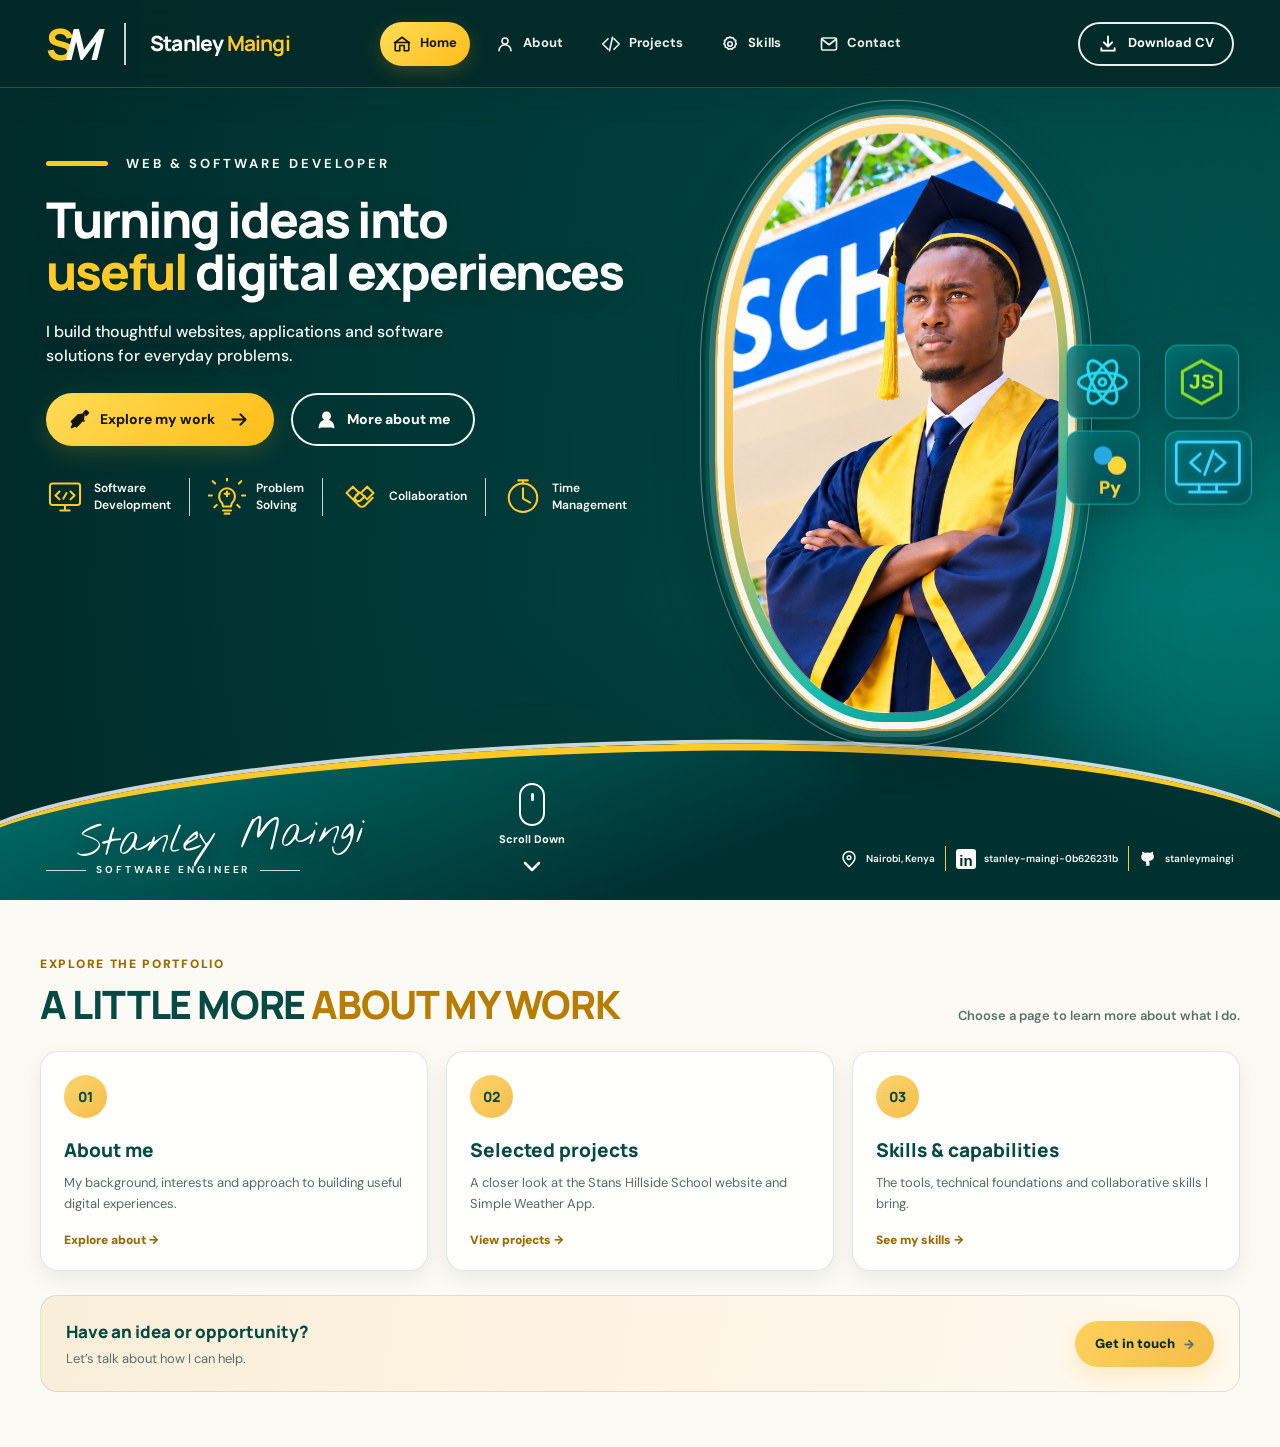
<file: index.html>
<!DOCTYPE html>
<html lang="en">
<head>
  <meta charset="UTF-8" />
  <meta name="viewport" content="width=device-width, initial-scale=1.0" />
  <meta name="theme-color" content="#003b3a" />
  <meta name="description" content="Stanley Maingi — Software Engineer creating thoughtful websites, applications and software solutions." />
  <title>Stanley Maingi | Web &amp; Software Developer</title>
  <link rel="preconnect" href="https://fonts.googleapis.com" />
  <link rel="preconnect" href="https://fonts.gstatic.com" crossorigin />
  <link href="https://fonts.googleapis.com/css2?family=DM+Sans:wght@400;500;600;700;800&family=Manrope:wght@400;500;600;700;800&family=Nothing+You+Could+Do&display=swap" rel="stylesheet" />
  <link rel="stylesheet" href="style.css" />
  <script src="script.js" defer></script>
</head>
<body>
  <main id="main">
  <section class="hero" id="home" aria-label="Stanley Maingi portfolio homepage">
    <div class="hero-shade" aria-hidden="true"></div>
    <div class="ambient-glow glow-one" aria-hidden="true"></div>
    <div class="ambient-glow glow-two" aria-hidden="true"></div>

    <header class="site-header">
      <a class="brand" href="#home" aria-label="Stanley Maingi home">
        <span class="brand-mark"><span>S</span><span>M</span></span>
        <span class="brand-divider"></span>
        <span class="brand-name">Stanley <strong>Maingi</strong></span>
      </a>

      <nav class="main-nav" aria-label="Main navigation">
        <a class="nav-link active" href="index.html" aria-current="page">
          <svg viewBox="0 0 24 24" aria-hidden="true"><path d="m3 10 9-7 9 7v10a1 1 0 0 1-1 1h-5v-7H9v7H4a1 1 0 0 1-1-1z"/><path d="M2 10h20"/></svg>
          <span>Home</span>
        </a>
        <a class="nav-link" href="about.html">
          <svg viewBox="0 0 24 24" aria-hidden="true"><circle cx="12" cy="8" r="4"/><path d="M4 21a8 8 0 0 1 16 0"/></svg>
          <span>About</span>
        </a>
        <a class="nav-link" href="projects.html">
          <svg viewBox="0 0 24 24" aria-hidden="true"><path d="m8 5-7 7 7 7M16 5l7 7-7 7M14 3l-4 18"/></svg>
          <span>Projects</span>
        </a>
        <a class="nav-link" href="skills.html">
          <svg viewBox="0 0 24 24" aria-hidden="true"><path d="M12 2.5 14 4l2.5-.2 1 2.3 2.2 1.2-.4 2.5 1.2 2.2-1.7 1.8-.3 2.5-2.4.8-1.5 2-2.4-.7-2.4.7-1.5-2-2.4-.8-.3-2.5-1.7-1.8 1.2-2.2-.4-2.5 2.2-1.2 1-2.3L10 4z"/><circle cx="12" cy="12" r="3"/></svg>
          <span>Skills</span>
        </a>
        <a class="nav-link" href="contact.html">
          <svg viewBox="0 0 24 24" aria-hidden="true"><rect x="2" y="4" width="20" height="16" rx="2"/><path d="m3 6 9 7 9-7"/></svg>
          <span>Contact</span>
        </a>
      </nav>

      <a class="cv-button" href="Stanley-Maingi-CV.pdf" download>
        <svg viewBox="0 0 24 24" aria-hidden="true"><path d="M12 3v12m-5-5 5 5 5-5M4 17v3h16v-3"/></svg>
        <span>Download CV</span>
      </a>
    </header>

    <section class="hero-content" aria-labelledby="hero-title">
      <div class="eyebrow"><span class="eyebrow-line"></span><span>WEB &amp; SOFTWARE DEVELOPER</span></div>
      <h1 id="hero-title">Turning ideas into<br /><em>useful</em> digital experiences</h1>
      <p class="intro">I build thoughtful websites, applications and software<br class="desktop-break" /> solutions for everyday problems.</p>

      <div class="hero-actions">
        <a class="button button-primary" href="projects.html">
          <svg viewBox="0 0 24 24" aria-hidden="true"><path d="M3 14.5 10.5 7l6.5-1-1 6.5-7.5 7.5z"/><path d="m10.5 7 6.5 6.5M5 17l-2 4 4-2"/><path d="M17 4.5 19.5 2 22 4.5 19.5 7"/></svg>
          <span>Explore my work</span>
          <svg class="arrow-icon" viewBox="0 0 24 24" aria-hidden="true"><path d="M4 12h15m-6-6 6 6-6 6"/></svg>
        </a>
        <a class="button button-outline" href="about.html">
          <svg viewBox="0 0 24 24" aria-hidden="true"><circle cx="12" cy="8" r="4"/><path d="M4 21a8 8 0 0 1 16 0"/></svg>
          <span>More about me</span>
        </a>
      </div>

      <div class="skill-highlights" aria-label="Professional strengths">
        <div class="skill-item">
          <svg viewBox="0 0 48 48" aria-hidden="true"><rect x="5" y="7" width="38" height="27" rx="3"/><path d="M18 41h12M24 34v7M17 17l-5 5 5 5m14-10 5 5-5 5m-5-8-4 7"/></svg>
          <span>Software<br />Development</span>
        </div>
        <span class="skill-separator"></span>
        <div class="skill-item">
          <svg viewBox="0 0 48 48" aria-hidden="true"><path d="M18 32c-2-2-4-5-4-9a10 10 0 1 1 20 0c0 4-2 7-4 9l-1 4H19zM19 41h10M21 45h6M24 3V0M5 22H1m46 0h-4M9 7l-3-3m33 3 3-3M11 34l-3 3m29-3 3 3"/><path d="M21 20h6m-3-3v6"/></svg>
          <span>Problem<br />Solving</span>
        </div>
        <span class="skill-separator"></span>
        <div class="skill-item">
          <svg viewBox="0 0 48 48" aria-hidden="true"><path d="m7 19 8-8 8 8-8 8zM25 19l8-8 8 8-8 8zM15 27l8 8a5 5 0 0 0 7 0l10-10M23 18l-4 4a4 4 0 0 0 6 6l5-5"/></svg>
          <span>Collaboration</span>
        </div>
        <span class="skill-separator"></span>
        <div class="skill-item">
          <svg viewBox="0 0 48 48" aria-hidden="true"><circle cx="24" cy="25" r="18"/><path d="M24 13v13l9 5M18 3h12M24 3v4"/></svg>
          <span>Time<br />Management</span>
        </div>
      </div>
    </section>

    <figure class="hero-photo">
      <img src="assets/stanley-portrait-reference.jpg" alt="Stanley Maingi wearing his graduation gown and cap" />
    </figure>

    <div class="tech-stack" aria-label="Technology interests">
      <div class="tech-card react-card" title="React">
        <svg viewBox="0 0 64 64" aria-hidden="true"><circle cx="32" cy="32" r="4"/><ellipse cx="32" cy="32" rx="28" ry="11"/><ellipse cx="32" cy="32" rx="28" ry="11" transform="rotate(60 32 32)"/><ellipse cx="32" cy="32" rx="28" ry="11" transform="rotate(120 32 32)"/></svg>
      </div>
      <div class="tech-card node-card" title="Node.js"><span>JS</span><svg viewBox="0 0 64 64" aria-hidden="true"><path d="m32 4 25 14v28L32 60 7 46V18z"/></svg></div>
      <div class="tech-card python-card" title="Python"><span class="python-symbol">●</span><span class="python-label">Py</span></div>
      <div class="tech-card code-card" title="Web development"><svg viewBox="0 0 64 54" aria-hidden="true"><rect x="3" y="3" width="58" height="39" rx="3"/><path d="m25 14-9 8 9 8m14-16 9 8-9 8m-2-19-8 22M15 49h34M24 42v7m16-7v7"/></svg></div>
    </div>

    <footer class="hero-footer">
      <div class="signature-block">
        <div class="signature">Stanley Maingi</div>
        <div class="role-line"><span></span>SOFTWARE ENGINEER<span></span></div>
      </div>
      <a class="scroll-cue" href="#explore-portfolio" aria-label="Scroll down to explore the portfolio">
        <span class="mouse"><i></i></span>
        <span>Scroll Down</span>
        <svg viewBox="0 0 24 24" aria-hidden="true"><path d="m5 9 7 7 7-7"/></svg>
      </a>
      <div class="footer-details">
        <span class="location"><svg viewBox="0 0 24 24" aria-hidden="true"><path d="M20 10c0 5-8 12-8 12S4 15 4 10a8 8 0 1 1 16 0Z"/><circle cx="12" cy="10" r="2.5"/></svg>Nairobi, Kenya</span>
        <span class="footer-divider"></span>
        <a href="https://www.linkedin.com/in/stanley-maingi-0b626231b/" target="_blank" rel="noopener noreferrer" aria-label="LinkedIn"><span class="social-icon linkedin">in</span>stanley-maingi-0b626231b</a>
        <span class="footer-divider"></span>
        <a href="https://github.com/stanleymaingi" target="_blank" rel="noopener noreferrer" aria-label="GitHub"><svg viewBox="0 0 24 24" aria-hidden="true"><path d="M9 19c-4 1-4-2-6-2m12 4v-3.5c0-1 .1-1.7-.5-2.3 3.3-.4 6.5-1.6 6.5-7A5.4 5.4 0 0 0 19.5 5 5 5 0 0 0 19.4 1S18.2.6 15 2.8a13.6 13.6 0 0 0-7 0C4.8.6 3.6 1 3.6 1A5 5 0 0 0 3.5 5 5.4 5.4 0 0 0 2 9.2c0 5.4 3.2 6.6 6.5 7-.6.6-.6 1.3-.5 2.3V21"/></svg>stanleymaingi</a>
      </div>
    </footer>

    <div class="bottom-wave" aria-hidden="true"></div>
  </section>

  <section class="home-shortcuts container" id="explore-portfolio" aria-labelledby="explore-title">
    <div class="section-heading">
      <div>
        <p class="eyebrow dark-eyebrow">EXPLORE THE PORTFOLIO</p>
        <h2 id="explore-title">A LITTLE MORE <span>ABOUT MY WORK</span></h2>
      </div>
      <p class="home-shortcuts-note">Choose a page to learn more about what I do.</p>
    </div>
    <div class="shortcut-grid">
      <a class="shortcut-card" href="about.html">
        <span class="shortcut-icon">01</span><span class="shortcut-title">About me</span>
        <span class="shortcut-copy">My background, interests and approach to building useful digital experiences.</span>
        <span class="shortcut-arrow">Explore about →</span>
      </a>
      <a class="shortcut-card" href="projects.html">
        <span class="shortcut-icon purple-shortcut">02</span><span class="shortcut-title">Selected projects</span>
        <span class="shortcut-copy">A closer look at the Stans Hillside School website and Simple Weather App.</span>
        <span class="shortcut-arrow">View projects →</span>
      </a>
      <a class="shortcut-card" href="skills.html">
        <span class="shortcut-icon green-shortcut">03</span><span class="shortcut-title">Skills &amp; capabilities</span>
        <span class="shortcut-copy">The tools, technical foundations and collaborative skills I bring.</span>
        <span class="shortcut-arrow">See my skills →</span>
      </a>
    </div>
    <div class="home-contact-strip">
      <div><strong>Have an idea or opportunity?</strong><span>Let’s talk about how I can help.</span></div>
      <a class="button button-primary" href="contact.html">Get in touch <span aria-hidden="true">→</span></a>
    </div>
  </section>
</main>
</body>
</html>
</file>
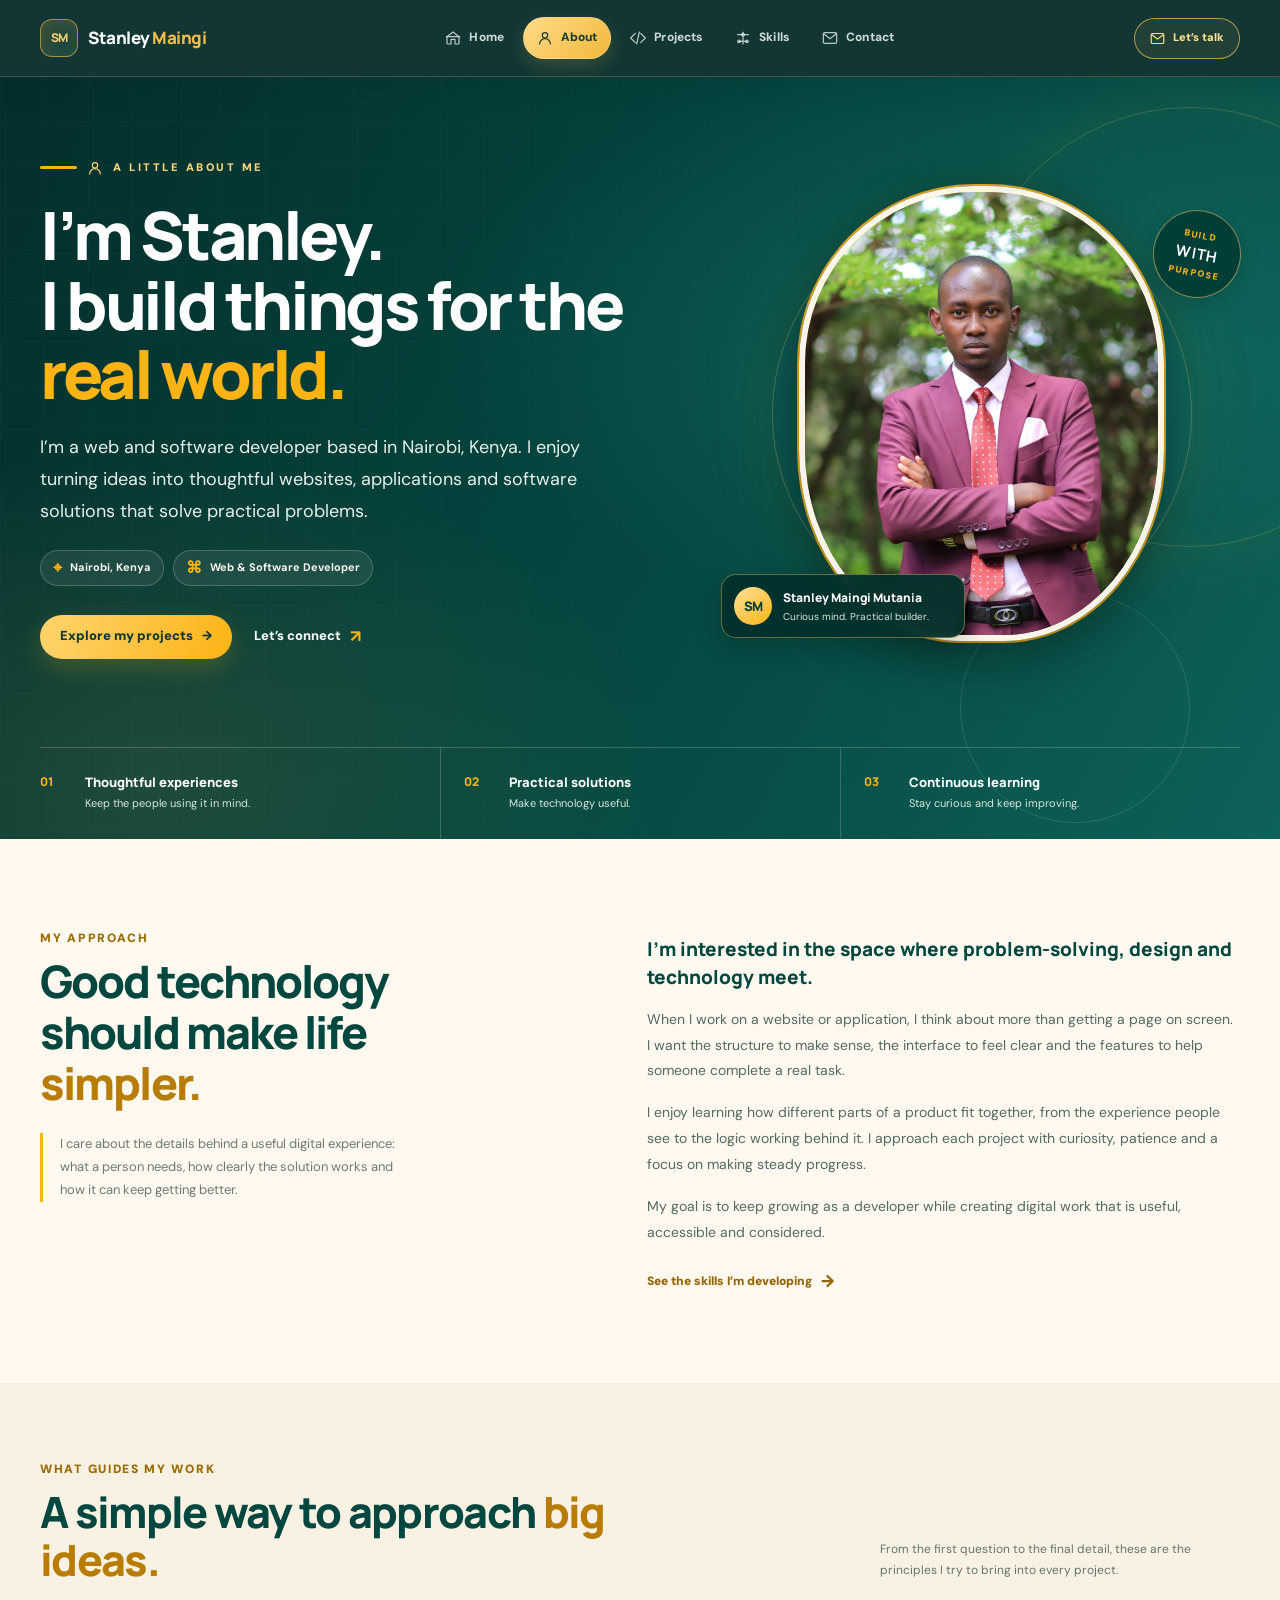
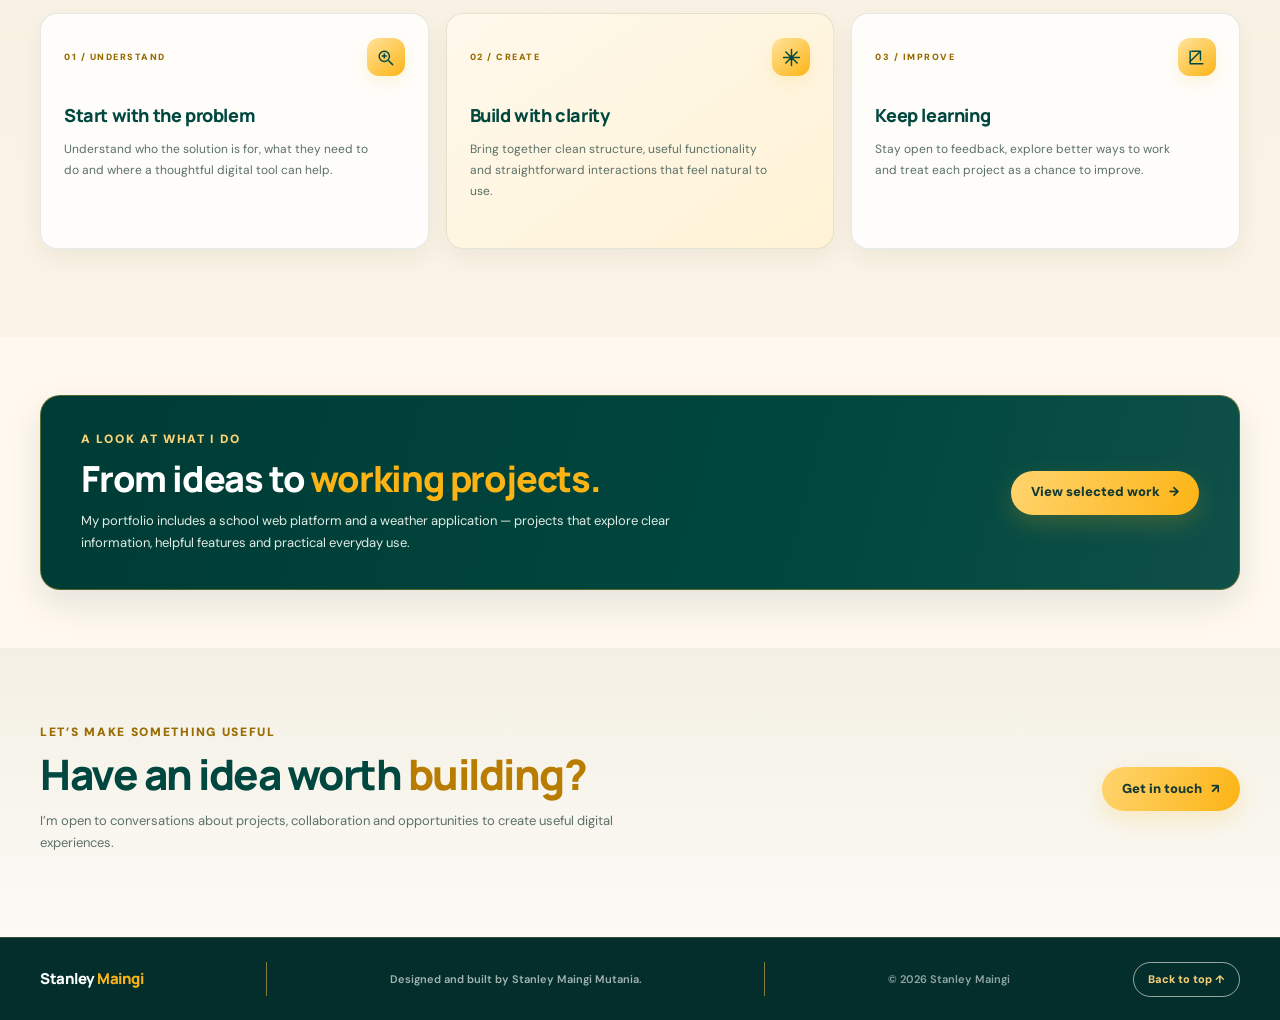
<file: about.html>
<!doctype html>
<html lang="en">
<head>
  <meta charset="utf-8">
  <meta name="viewport" content="width=device-width, initial-scale=1">
  <meta name="theme-color" content="#003B35">
  <meta name="description" content="Get to know Stanley Maingi Mutania, a Nairobi-based web and software developer focused on thoughtful websites, applications and practical digital solutions.">
  <title>About | Stanley Maingi</title>
  <link rel="preconnect" href="https://fonts.googleapis.com">
  <link rel="preconnect" href="https://fonts.gstatic.com" crossorigin>
  <link href="https://fonts.googleapis.com/css2?family=DM+Sans:wght@400;500;600;700;800&family=Manrope:wght@400;500;600;700;800;900&display=swap" rel="stylesheet">
  <link rel="stylesheet" href="style.css">
  <script src="script.js" defer></script>
</head>
<body class="page-about">
  <a class="skip-link" href="#main">Skip to content</a>

  <header class="site-header" id="top">
    <div class="container nav-wrap">
      <a class="brand" href="index.html" aria-label="Stanley Maingi home">
        <span class="brand-symbol" aria-hidden="true">SM</span><span class="brand-name">Stanley <span class="brand-dot">Maingi</span></span>
      </a>
      <button class="menu-toggle" type="button" aria-label="Open navigation" aria-expanded="false" aria-controls="primary-nav">
        <span></span><span></span><span></span>
      </button>
      <nav class="primary-nav" id="primary-nav" aria-label="Main navigation">
    <a href="index.html"><svg class="nav-icon" viewBox="0 0 24 24" aria-hidden="true"><path d="m3 10 9-7 9 7v10a1 1 0 0 1-1 1h-5v-7H9v7H4a1 1 0 0 1-1-1z"/><path d="M2 10h20"/></svg><span>Home</span></a>
    <a href="about.html" class="active" aria-current="page"><svg class="nav-icon" viewBox="0 0 24 24" aria-hidden="true"><circle cx="12" cy="8" r="4"/><path d="M4 21a8 8 0 0 1 16 0"/></svg><span>About</span></a>
    <a href="projects.html"><svg class="nav-icon" viewBox="0 0 24 24" aria-hidden="true"><path d="m8 5-7 7 7 7M16 5l7 7-7 7M14 3l-4 18"/></svg><span>Projects</span></a>
    <a href="skills.html"><svg class="nav-icon" viewBox="0 0 24 24" aria-hidden="true"><path d="M12 3v18M4 7h16M6 17h12"/><circle cx="12" cy="7" r="2"/><circle cx="6" cy="17" r="2"/><circle cx="18" cy="17" r="2"/></svg><span>Skills</span></a>
    <a href="contact.html"><svg class="nav-icon" viewBox="0 0 24 24" aria-hidden="true"><rect x="2" y="4" width="20" height="16" rx="2"/><path d="m3 6 9 7 9-7"/></svg><span>Contact</span></a>
  </nav>
      <a class="header-cta" href="contact.html"><svg class="nav-icon" viewBox="0 0 24 24" aria-hidden="true"><rect x="2" y="4" width="20" height="16" rx="2"/><path d="m3 6 9 7 9-7"/></svg><span>Let’s talk</span></a>
    </div>
  </header>

  <main id="main">
    <section class="about-page-hero" aria-labelledby="about-title">
      <div class="about-hero-orb about-hero-orb-one" aria-hidden="true"></div>
      <div class="about-hero-orb about-hero-orb-two" aria-hidden="true"></div>
      <div class="container about-hero-inner">
        <div class="about-hero-copy">
          <p class="about-kicker"><span></span><svg class="kicker-icon" viewBox="0 0 24 24" aria-hidden="true"><circle cx="12" cy="8" r="4"/><path d="M4 21a8 8 0 0 1 16 0"/></svg> A LITTLE ABOUT ME</p>
          <h1 id="about-title">I’m Stanley.<br>I build things for the <em>real world.</em></h1>
          <p class="about-hero-lead">I’m a web and software developer based in Nairobi, Kenya. I enjoy turning ideas into thoughtful websites, applications and software solutions that solve practical problems.</p>
          <div class="about-hero-tags" aria-label="About Stanley">
            <span><i aria-hidden="true">⌖</i> Nairobi, Kenya</span>
            <span><i aria-hidden="true">⌘</i> Web &amp; Software Developer</span>
          </div>
          <div class="about-hero-actions">
            <a class="button button-primary" href="projects.html">Explore my projects <span aria-hidden="true">→</span></a>
            <a class="about-secondary-link" href="contact.html">Let’s connect <span aria-hidden="true">↗</span></a>
          </div>
        </div>

        <div class="about-hero-visual">
          <div class="about-portrait-backdrop" aria-hidden="true"></div>
          <div class="about-portrait-shell">
            <img src="assets/mypassport.jpeg" alt="Stanley Maingi in his graduation gown and cap" class="about-portrait-image">
          </div>
          <div class="about-portrait-label">
            <span class="about-label-mark" aria-hidden="true">SM</span>
            <span><strong>Stanley Maingi Mutania</strong><small>Curious mind. Practical builder.</small></span>
          </div>
          <div class="about-visual-stamp" aria-hidden="true"><span>BUILD</span><b>WITH</b><span>PURPOSE</span></div>
        </div>
      </div>
      <div class="about-hero-bottom container" aria-label="Professional outlook">
        <div><span class="about-bottom-index">01</span><strong>Thoughtful experiences</strong><small>Keep the people using it in mind.</small></div>
        <div><span class="about-bottom-index">02</span><strong>Practical solutions</strong><small>Make technology useful.</small></div>
        <div><span class="about-bottom-index">03</span><strong>Continuous learning</strong><small>Stay curious and keep improving.</small></div>
      </div>
    </section>

    <section class="about-story-section" aria-labelledby="about-story-title">
      <div class="container about-story-grid">
        <div class="about-story-heading">
          <p class="eyebrow dark-eyebrow">MY APPROACH</p>
          <h2 id="about-story-title">Good technology should make life <span>simpler.</span></h2>
          <p class="about-story-aside">I care about the details behind a useful digital experience: what a person needs, how clearly the solution works and how it can keep getting better.</p>
        </div>
        <div class="about-story-copy">
          <p class="about-story-lead">I’m interested in the space where problem-solving, design and technology meet.</p>
          <p>When I work on a website or application, I think about more than getting a page on screen. I want the structure to make sense, the interface to feel clear and the features to help someone complete a real task.</p>
          <p>I enjoy learning how different parts of a product fit together, from the experience people see to the logic working behind it. I approach each project with curiosity, patience and a focus on making steady progress.</p>
          <p>My goal is to keep growing as a developer while creating digital work that is useful, accessible and considered.</p>
          <a class="about-inline-link" href="skills.html">See the skills I’m developing <span aria-hidden="true">→</span></a>
        </div>
      </div>
    </section>

    <section class="about-principles-section" aria-labelledby="principles-title">
      <div class="container">
        <div class="about-section-heading">
          <div>
            <p class="eyebrow dark-eyebrow">WHAT GUIDES MY WORK</p>
            <h2 id="principles-title">A simple way to approach <span>big ideas.</span></h2>
          </div>
          <p>From the first question to the final detail, these are the principles I try to bring into every project.</p>
        </div>
        <div class="about-principle-grid">
          <article class="about-principle-card">
            <div class="about-principle-top"><span>01 / UNDERSTAND</span><span class="about-principle-icon" aria-hidden="true"><svg viewBox="0 0 24 24"><circle cx="10.5" cy="10.5" r="6.5"/><path d="m16 16 5 5M8 10h5M10.5 7.5v5"/></svg></span></div>
            <h3>Start with the problem</h3>
            <p>Understand who the solution is for, what they need to do and where a thoughtful digital tool can help.</p>
          </article>
          <article class="about-principle-card about-principle-card-featured">
            <div class="about-principle-top"><span>02 / CREATE</span><span class="about-principle-icon" aria-hidden="true"><svg viewBox="0 0 24 24"><path d="M12 2v20M2 12h20M4.9 4.9l14.2 14.2m0-14.2L4.9 19.1"/></svg></span></div>
            <h3>Build with clarity</h3>
            <p>Bring together clean structure, useful functionality and straightforward interactions that feel natural to use.</p>
          </article>
          <article class="about-principle-card">
            <div class="about-principle-top"><span>03 / IMPROVE</span><span class="about-principle-icon" aria-hidden="true"><svg viewBox="0 0 24 24"><path d="M4 17 17 4M6 4h11v11"/><path d="M4 4v16h16"/></svg></span></div>
            <h3>Keep learning</h3>
            <p>Stay open to feedback, explore better ways to work and treat each project as a chance to improve.</p>
          </article>
        </div>
      </div>
    </section>

    <section class="about-work-section" aria-labelledby="about-work-title">
      <div class="container about-work-panel">
        <div class="about-work-copy">
          <p class="eyebrow">A LOOK AT WHAT I DO</p>
          <h2 id="about-work-title">From ideas to <span>working projects.</span></h2>
          <p>My portfolio includes a school web platform and a weather application — projects that explore clear information, helpful features and practical everyday use.</p>
        </div>
        <a class="button button-primary about-work-button" href="projects.html">View selected work <span aria-hidden="true">→</span></a>
      </div>
    </section>

    <section class="about-contact-section" aria-labelledby="about-contact-title">
      <div class="container about-contact-inner">
        <div>
          <p class="eyebrow dark-eyebrow">LET’S MAKE SOMETHING USEFUL</p>
          <h2 id="about-contact-title">Have an idea worth <span>building?</span></h2>
          <p>I’m open to conversations about projects, collaboration and opportunities to create useful digital experiences.</p>
        </div>
        <a class="button button-primary" href="contact.html">Get in touch <span aria-hidden="true">↗</span></a>
      </div>
    </section>
  </main>

  <footer class="site-footer">
    <div class="container footer-inner">
      <a class="brand footer-brand" href="index.html" aria-label="Stanley Maingi home"><span class="brand-name">Stanley <span class="brand-dot">Maingi</span></span></a>
      <span class="footer-divider" aria-hidden="true"></span>
      <p>Designed and built by Stanley Maingi Mutania.</p>
      <span class="footer-divider footer-divider-second" aria-hidden="true"></span>
      <small>© <span data-year>2026</span> Stanley Maingi</small>
      <a class="back-top" href="#top">Back to top ↑</a>
    </div>
  </footer>
</body>
</html>
</file>
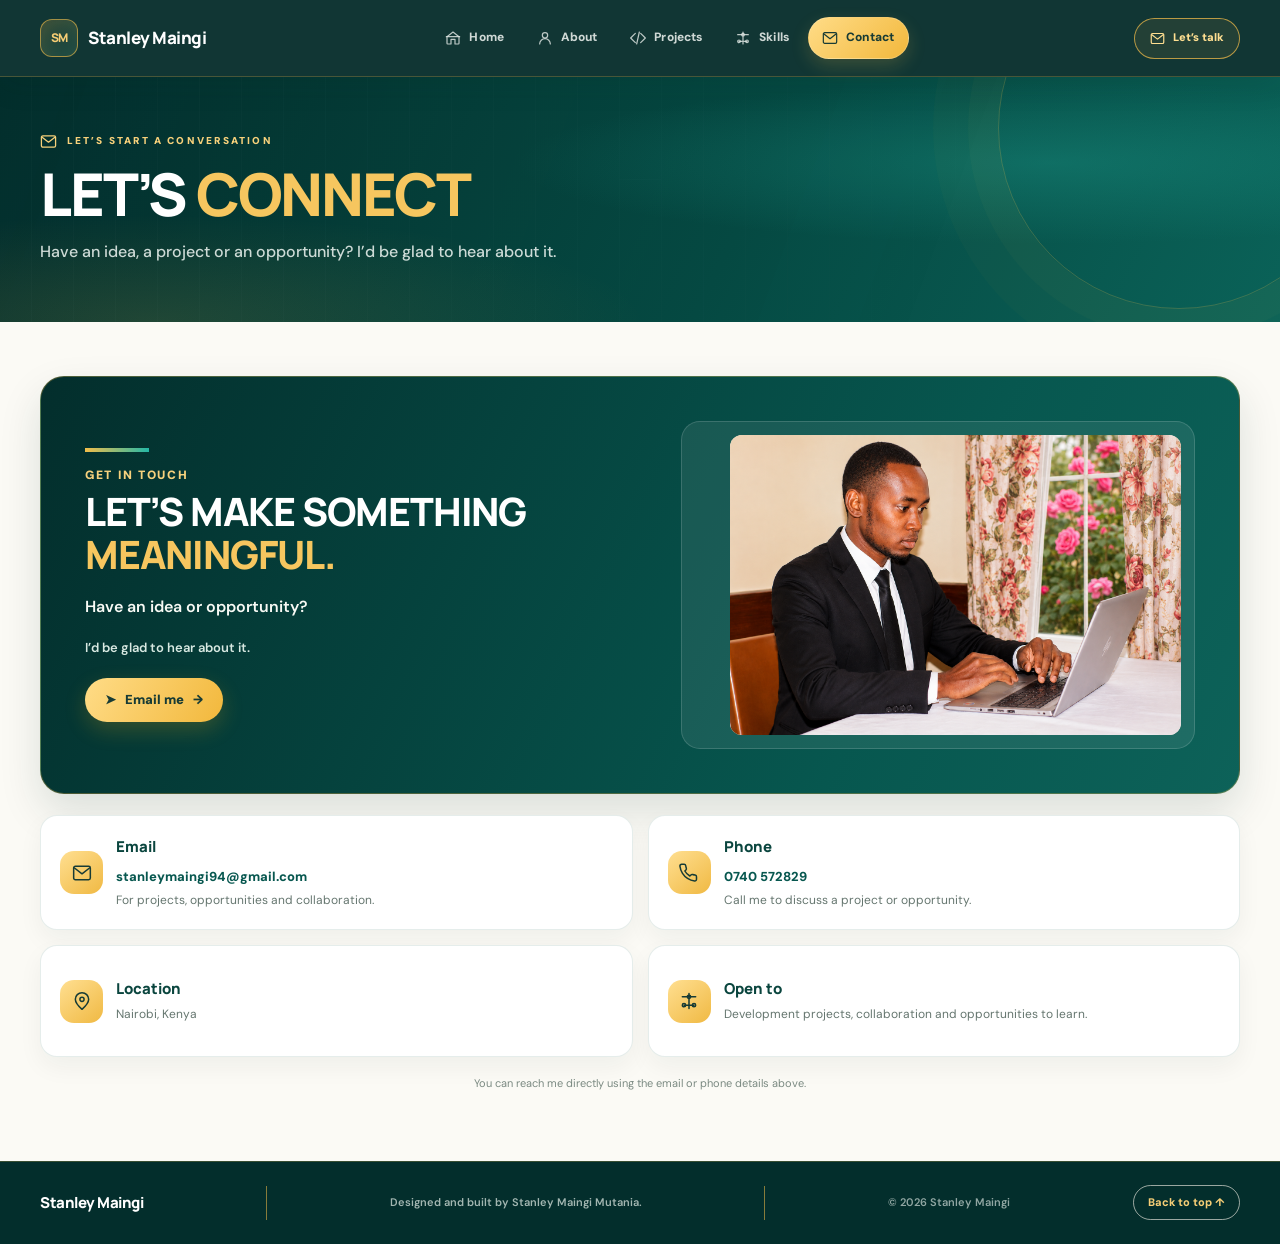
<file: contact.html>
<!doctype html>
<html lang="en">
<head>
  <meta charset="utf-8"><meta name="viewport" content="width=device-width, initial-scale=1"><meta name="theme-color" content="#00473F">
  <meta name="description" content="Contact Stanley Maingi Mutania about development projects, opportunities and collaboration.">
  <title>Contact | Stanley Maingi Mutania</title>
  <link rel="preconnect" href="https://fonts.googleapis.com"><link rel="preconnect" href="https://fonts.gstatic.com" crossorigin>
  <link href="https://fonts.googleapis.com/css2?family=DM+Sans:wght@400;500;600;700;800&family=Manrope:wght@400;500;600;700;800;900&display=swap" rel="stylesheet">
  <link rel="stylesheet" href="style.css"><script src="script.js" defer></script>
</head>
<body class="page-contact">
<a class="skip-link" href="#main">Skip to content</a>
<header class="site-header" id="top"><div class="container nav-wrap">
  <a class="brand" href="index.html" aria-label="Stanley Maingi home"><span class="brand-symbol" aria-hidden="true">SM</span><span class="brand-name">Stanley Maingi</span></a>
  <button class="menu-toggle" type="button" aria-label="Open navigation" aria-expanded="false" aria-controls="primary-nav"><span></span><span></span><span></span></button>
  <nav class="primary-nav" id="primary-nav" aria-label="Main navigation">
    <a href="index.html"><svg class="nav-icon" viewBox="0 0 24 24" aria-hidden="true"><path d="m3 10 9-7 9 7v10a1 1 0 0 1-1 1h-5v-7H9v7H4a1 1 0 0 1-1-1z"/><path d="M2 10h20"/></svg><span>Home</span></a>
    <a href="about.html"><svg class="nav-icon" viewBox="0 0 24 24" aria-hidden="true"><circle cx="12" cy="8" r="4"/><path d="M4 21a8 8 0 0 1 16 0"/></svg><span>About</span></a>
    <a href="projects.html"><svg class="nav-icon" viewBox="0 0 24 24" aria-hidden="true"><path d="m8 5-7 7 7 7M16 5l7 7-7 7M14 3l-4 18"/></svg><span>Projects</span></a>
    <a href="skills.html"><svg class="nav-icon" viewBox="0 0 24 24" aria-hidden="true"><path d="M12 3v18M4 7h16M6 17h12"/><circle cx="12" cy="7" r="2"/><circle cx="6" cy="17" r="2"/><circle cx="18" cy="17" r="2"/></svg><span>Skills</span></a>
    <a href="contact.html" class="active" aria-current="page"><svg class="nav-icon" viewBox="0 0 24 24" aria-hidden="true"><rect x="2" y="4" width="20" height="16" rx="2"/><path d="m3 6 9 7 9-7"/></svg><span>Contact</span></a>
  </nav>
  <a class="header-cta" href="contact.html"><svg class="nav-icon" viewBox="0 0 24 24" aria-hidden="true"><rect x="2" y="4" width="20" height="16" rx="2"/><path d="m3 6 9 7 9-7"/></svg><span>Let’s talk</span></a>
</div></header>
<main id="main">
  <section class="page-intro contact-intro"><div class="container page-intro-inner"><p class="eyebrow"><svg class="eyebrow-icon" viewBox="0 0 24 24" aria-hidden="true"><rect x="2" y="4" width="20" height="16" rx="2"/><path d="m3 6 9 7 9-7"/></svg> LET’S START A CONVERSATION</p><h1>LET’S <span>CONNECT</span></h1><p>Have an idea, a project or an opportunity? I’d be glad to hear about it.</p></div></section>
  <section class="contact-page-wrap container">
    <div class="contact-section contact-page-card">
      <div class="contact-copy"><span class="title-rule"></span><p class="eyebrow">GET IN TOUCH</p><h2>LET’S MAKE SOMETHING <span>MEANINGFUL.</span></h2><p class="contact-prompt">Have an idea or opportunity?</p><p class="contact-note">I’d be glad to hear about it.</p><a class="button button-primary" href="mailto:stanleymaingi94@gmail.com" data-contact-email><span aria-hidden="true">➤</span> Email me <span aria-hidden="true">→</span></a></div>
      <div class="contact-art"><img src="assets/contact-illustration.jpg" alt="A person working at a laptop beside a bright window"></div>
    </div>
    <div class="contact-info-grid">
      <article class="contact-info-card">
        <span class="contact-info-icon" aria-hidden="true"><svg viewBox="0 0 24 24"><rect x="2" y="4" width="20" height="16" rx="2"/><path d="m3 6 9 7 9-7"/></svg></span>
        <div><h3>Email</h3><a class="contact-detail-link" href="mailto:stanleymaingi94@gmail.com" data-contact-email>stanleymaingi94@gmail.com</a><p>For projects, opportunities and collaboration.</p></div>
      </article>
      <article class="contact-info-card">
        <span class="contact-info-icon" aria-hidden="true"><svg viewBox="0 0 24 24"><path d="M21 16.5v3a2 2 0 0 1-2.2 2 19.8 19.8 0 0 1-8.6-3.1 19.4 19.4 0 0 1-6-6A19.8 19.8 0 0 1 1.1 3.8 2 2 0 0 1 3.1 1.6h3a2 2 0 0 1 2 1.7c.1 1 .4 2 .7 2.9a2 2 0 0 1-.5 2.1L7 9.6a16 16 0 0 0 6 6l1.3-1.3a2 2 0 0 1 2.1-.5c.9.3 1.9.6 2.9.7a2 2 0 0 1 1.7 2Z"/></svg></span>
        <div><h3>Phone</h3><a class="contact-detail-link" href="tel:+254740572829" data-contact-phone>0740 572829</a><p>Call me to discuss a project or opportunity.</p></div>
      </article>
      <article class="contact-info-card">
        <span class="contact-info-icon" aria-hidden="true"><svg viewBox="0 0 24 24"><path d="M20 10c0 5-8 12-8 12S4 15 4 10a8 8 0 1 1 16 0Z"/><circle cx="12" cy="10" r="2.5"/></svg></span>
        <div><h3>Location</h3><p>Nairobi, Kenya</p></div>
      </article>
      <article class="contact-info-card">
        <span class="contact-info-icon" aria-hidden="true"><svg viewBox="0 0 24 24"><path d="M12 3v18M4 7h16M6 17h12"/><circle cx="12" cy="7" r="2"/><circle cx="6" cy="17" r="2"/><circle cx="18" cy="17" r="2"/></svg></span>
        <div><h3>Open to</h3><p>Development projects, collaboration and opportunities to learn.</p></div>
      </article>
    </div>
    <p class="contact-config-note">You can reach me directly using the email or phone details above.</p>
  </section>
</main>
<footer class="site-footer"><div class="container footer-inner"><a class="brand footer-brand" href="index.html" aria-label="Stanley Maingi home"><span class="brand-name">Stanley Maingi</span></a><span class="footer-divider" aria-hidden="true"></span><p>Designed and built by Stanley Maingi Mutania.</p><span class="footer-divider footer-divider-second" aria-hidden="true"></span><small>© <span data-year>2026</span> Stanley Maingi</small><a class="back-top" href="#top">Back to top ↑</a></div></footer>
</body></html>
</file>
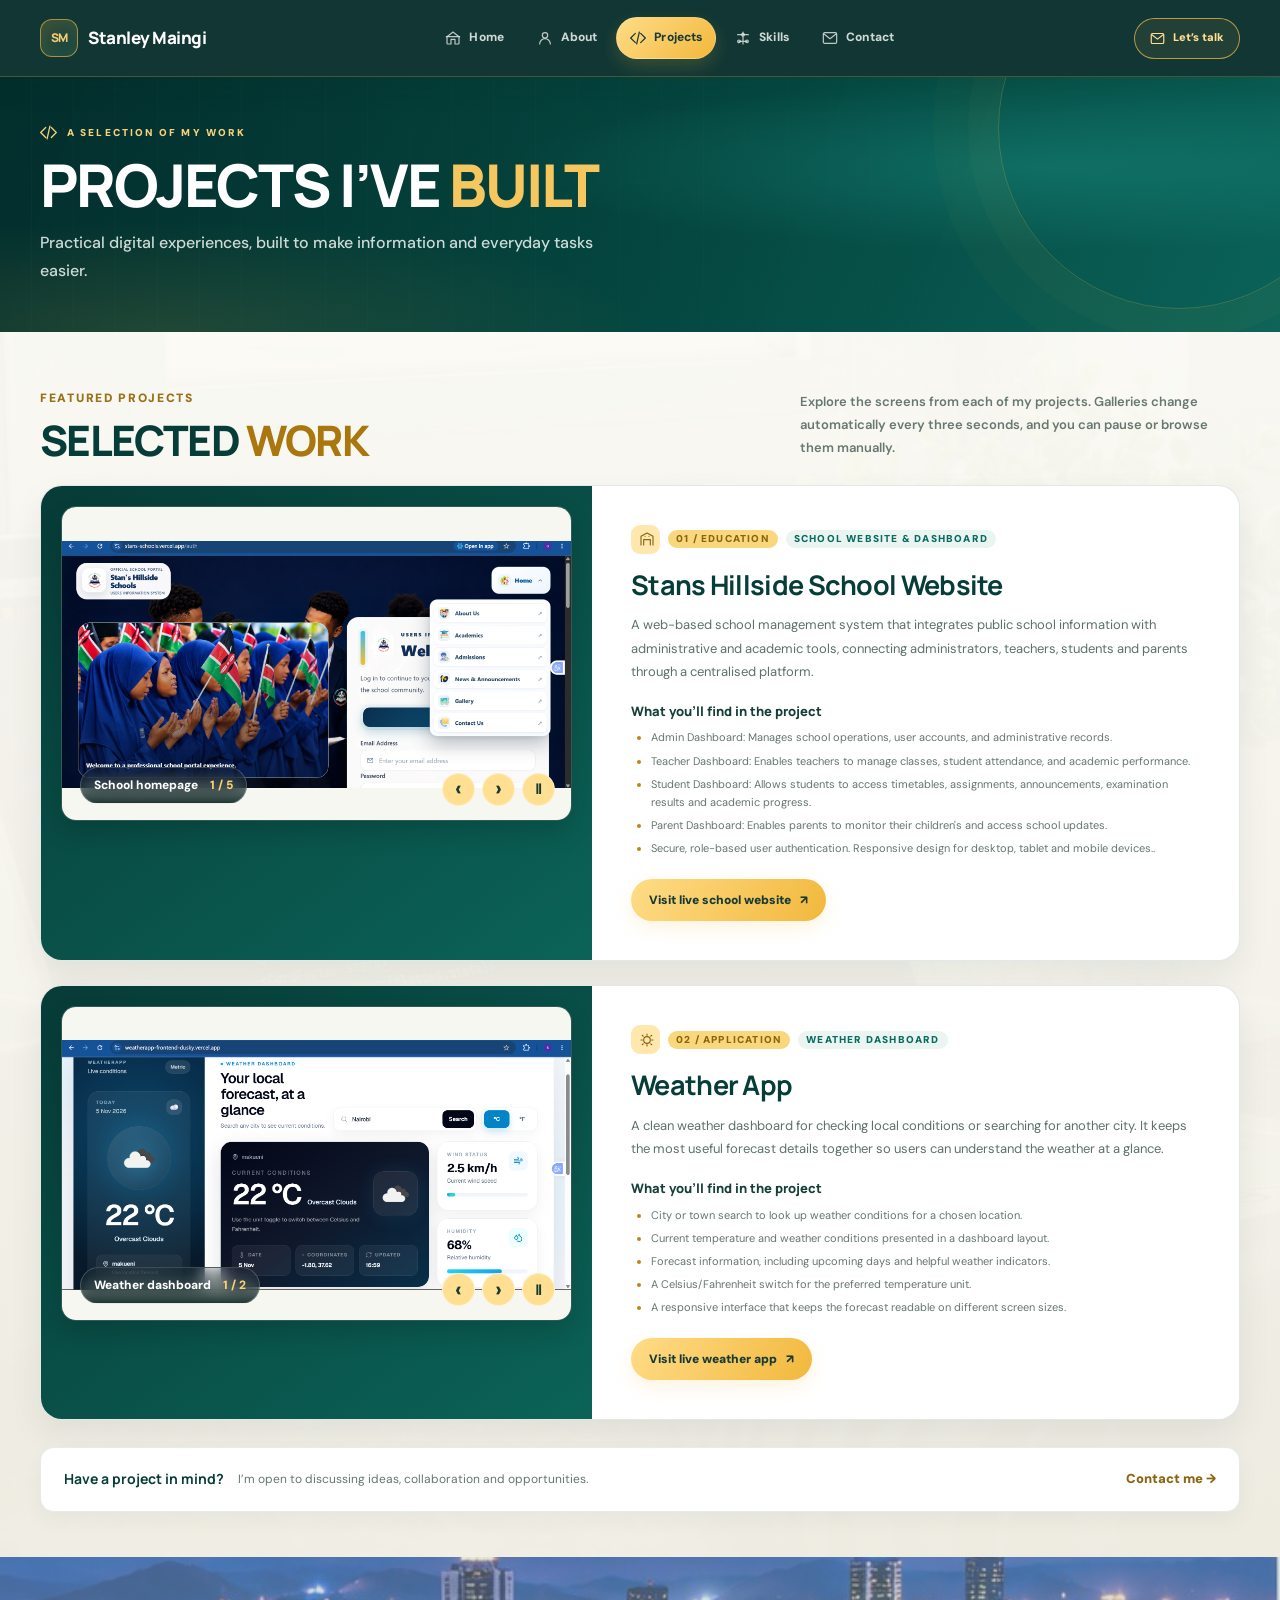
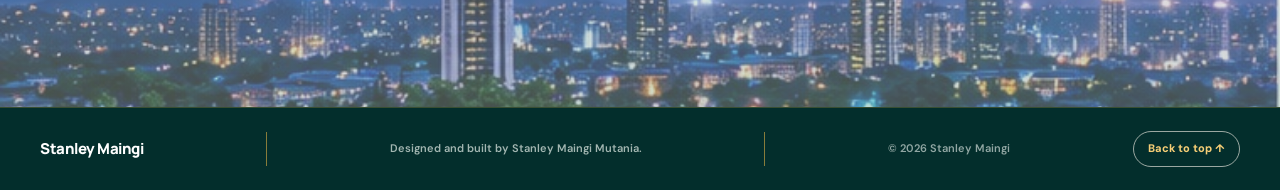
<file: projects.html>
<!doctype html>
<html lang="en">
<head>
  <meta charset="utf-8"><meta name="viewport" content="width=device-width, initial-scale=1"><meta name="theme-color" content="#00473F">
  <meta name="description" content="Selected development projects by Stanley Maingi Mutania, including a school website and a simple weather application.">
  <title>Projects | Stanley Maingi Mutania</title>
  <link rel="preconnect" href="https://fonts.googleapis.com"><link rel="preconnect" href="https://fonts.gstatic.com" crossorigin>
  <link href="https://fonts.googleapis.com/css2?family=DM+Sans:wght@400;500;600;700;800&family=Manrope:wght@400;500;600;700;800;900&display=swap" rel="stylesheet">
  <link rel="stylesheet" href="style.css"><script src="script.js" defer></script>
</head>
<body class="page-projects">
<a class="skip-link" href="#main">Skip to content</a>
<header class="site-header" id="top"><div class="container nav-wrap">
  <a class="brand" href="index.html" aria-label="Stanley Maingi home"><span class="brand-symbol" aria-hidden="true">SM</span><span class="brand-name">Stanley Maingi</span></a>
  <button class="menu-toggle" type="button" aria-label="Open navigation" aria-expanded="false" aria-controls="primary-nav"><span></span><span></span><span></span></button>
  <nav class="primary-nav" id="primary-nav" aria-label="Main navigation">
    <a href="index.html"><svg class="nav-icon" viewBox="0 0 24 24" aria-hidden="true"><path d="m3 10 9-7 9 7v10a1 1 0 0 1-1 1h-5v-7H9v7H4a1 1 0 0 1-1-1z"/><path d="M2 10h20"/></svg><span>Home</span></a>
    <a href="about.html"><svg class="nav-icon" viewBox="0 0 24 24" aria-hidden="true"><circle cx="12" cy="8" r="4"/><path d="M4 21a8 8 0 0 1 16 0"/></svg><span>About</span></a>
    <a href="projects.html" class="active" aria-current="page"><svg class="nav-icon" viewBox="0 0 24 24" aria-hidden="true"><path d="m8 5-7 7 7 7M16 5l7 7-7 7M14 3l-4 18"/></svg><span>Projects</span></a>
    <a href="skills.html"><svg class="nav-icon" viewBox="0 0 24 24" aria-hidden="true"><path d="M12 3v18M4 7h16M6 17h12"/><circle cx="12" cy="7" r="2"/><circle cx="6" cy="17" r="2"/><circle cx="18" cy="17" r="2"/></svg><span>Skills</span></a>
    <a href="contact.html"><svg class="nav-icon" viewBox="0 0 24 24" aria-hidden="true"><rect x="2" y="4" width="20" height="16" rx="2"/><path d="m3 6 9 7 9-7"/></svg><span>Contact</span></a>
  </nav>
  <a class="header-cta" href="contact.html"><svg class="nav-icon" viewBox="0 0 24 24" aria-hidden="true"><rect x="2" y="4" width="20" height="16" rx="2"/><path d="m3 6 9 7 9-7"/></svg><span>Let’s talk</span></a>
</div></header>
<main id="main">
  <section class="page-intro projects-intro"><div class="container page-intro-inner"><p class="eyebrow"><svg class="eyebrow-icon" viewBox="0 0 24 24" aria-hidden="true"><path d="m8 5-7 7 7 7M16 5l7 7-7 7M14 3l-4 18"/></svg> A SELECTION OF MY WORK</p><h1>PROJECTS I’VE <span>BUILT</span></h1><p>Practical digital experiences, built to make information and everyday tasks easier.</p></div></section>
  <section class="projects-section projects-page-section"><div class="container">
    <div class="section-heading project-heading"><div><p class="eyebrow dark-eyebrow">FEATURED PROJECTS</p><h2>SELECTED <span>WORK</span></h2></div><p class="projects-heading-note">Explore the screens from each of my projects. Galleries change automatically every three seconds, and you can pause or browse them manually.</p></div>
    <div class="project-grid project-grid-page">
      <article class="project-card project-card-page">
        <div class="project-media">
          <div class="project-slideshow" data-slideshow
               data-images="assets/homepage1.jpg|assets/homepage2.png|assets/homepage3.jpg|assets/admindashboard1.png|assets/admindashboard2.png"
               data-labels="School homepage|School information and navigation|Additional school homepage sections|Administration dashboard|Timetable management">
            <img class="slide-image is-active" src="assets/homepage1.jpg" alt="Hillside School homepage with a school welcome banner and navigation">
            <div class="slideshow-caption"><span data-slide-label>School homepage</span><span class="slide-count" data-slide-count aria-live="off">1 / 5</span></div>
            <div class="slideshow-controls" aria-label="School website screenshot controls">
              <button class="slide-button" type="button" data-slide-prev aria-label="Previous school website screenshot">‹</button>
              <button class="slide-button" type="button" data-slide-next aria-label="Next school website screenshot">›</button>
              <button class="slide-button slide-pause" type="button" data-slide-toggle aria-label="Pause school website slideshow" aria-pressed="false">Ⅱ</button>
            </div>
          </div>
        </div>
        <div class="project-copy">
          <div class="project-tags"><span class="project-type-icon" aria-hidden="true"><svg viewBox="0 0 24 24"><path d="M3 21V8l9-5 9 5v13M7 21v-8h10v8M9 8h.01M15 8h.01"/></svg></span><span>01 / EDUCATION</span><span class="tag-purple">SCHOOL WEBSITE &amp; DASHBOARD</span></div>
          <h3>Stans Hillside School Website</h3>
          <p class="project-summary">A web-based school management system that integrates public school information with administrative and academic tools, connecting administrators, teachers, students and parents through a centralised platform.</p>
          <h4 class="project-detail-heading">What you’ll find in the project</h4>
          <ul class="project-features">
            <li>Admin Dashboard: Manages school operations, user accounts, and administrative records.</li>
            <li>Teacher Dashboard: Enables teachers to manage classes, student attendance, and academic performance.</li>
            <li>Student Dashboard: Allows students to access timetables, assignments, announcements, examination results and academic progress.</li>
            <li>Parent Dashboard: Enables parents to monitor their children's and access school updates.</li>
            <li>Secure, role-based user authentication. Responsive design for desktop, tablet and mobile devices..
            </li>
          </ul>
          <a class="button button-small" href="https://stans-schools.vercel.app/" data-project-link="hillside" target="_blank" rel="noopener noreferrer">Visit live school website <span aria-hidden="true">↗</span></a>
        </div>
      </article>

      <article class="project-card project-card-page">
        <div class="project-media">
          <div class="project-slideshow" data-slideshow
               data-images="assets/weather-preview.jpg|assets/weather-app-screenshot.png"
               data-labels="Weather dashboard|Forecast details and location information">
            <img class="slide-image is-active" src="assets/weather-preview.jpg" alt="Weather dashboard showing current conditions, temperature and forecast information">
            <div class="slideshow-caption"><span data-slide-label>Weather dashboard</span><span class="slide-count" data-slide-count aria-live="off">1 / 2</span></div>
            <div class="slideshow-controls" aria-label="Weather app screenshot controls">
              <button class="slide-button" type="button" data-slide-prev aria-label="Previous weather app screenshot">‹</button>
              <button class="slide-button" type="button" data-slide-next aria-label="Next weather app screenshot">›</button>
              <button class="slide-button slide-pause" type="button" data-slide-toggle aria-label="Pause weather app slideshow" aria-pressed="false">Ⅱ</button>
            </div>
          </div>
        </div>
        <div class="project-copy">
          <div class="project-tags"><span class="project-type-icon" aria-hidden="true"><svg viewBox="0 0 24 24"><path d="M12 3v2m0 14v2M4.9 4.9l1.4 1.4m11.4 11.4 1.4 1.4M3 12h2m14 0h2M4.9 19.1l1.4-1.4M17.7 6.3l1.4-1.4"/><circle cx="12" cy="12" r="5"/></svg></span><span>02 / APPLICATION</span><span class="tag-purple">WEATHER DASHBOARD</span></div>
          <h3>Weather App</h3>
          <p class="project-summary">A clean weather dashboard for checking local conditions or searching for another city. It keeps the most useful forecast details together so users can understand the weather at a glance.</p>
          <h4 class="project-detail-heading">What you’ll find in the project</h4>
          <ul class="project-features">
            <li>City or town search to look up weather conditions for a chosen location.</li>
            <li>Current temperature and weather conditions presented in a dashboard layout.</li>
            <li>Forecast information, including upcoming days and helpful weather indicators.</li>
            <li>A Celsius/Fahrenheit switch for the preferred temperature unit.</li>
            <li>A responsive interface that keeps the forecast readable on different screen sizes.</li>
          </ul>
          <a class="button button-small" href="https://weatherapp-frontend-dusky.vercel.app/" data-project-link="weather" target="_blank" rel="noopener noreferrer">Visit live weather app <span aria-hidden="true">↗</span></a>
        </div>
      </article>
    </div>
    <div class="project-note"><strong>Have a project in mind?</strong><span>I’m open to discussing ideas, collaboration and opportunities.</span><a class="text-link" href="contact.html">Contact me →</a></div>
  </div><div class="skyline-strip" role="img" aria-label="Nairobi city skyline at dusk"></div></section>
</main>
<footer class="site-footer"><div class="container footer-inner"><a class="brand footer-brand" href="index.html" aria-label="Stanley Maingi home"><span class="brand-name">Stanley Maingi</span></a><span class="footer-divider" aria-hidden="true"></span><p>Designed and built by Stanley Maingi Mutania.</p><span class="footer-divider footer-divider-second" aria-hidden="true"></span><small>© <span data-year>2026</span> Stanley Maingi</small><a class="back-top" href="#top">Back to top ↑</a></div></footer>
</body></html>
</file>
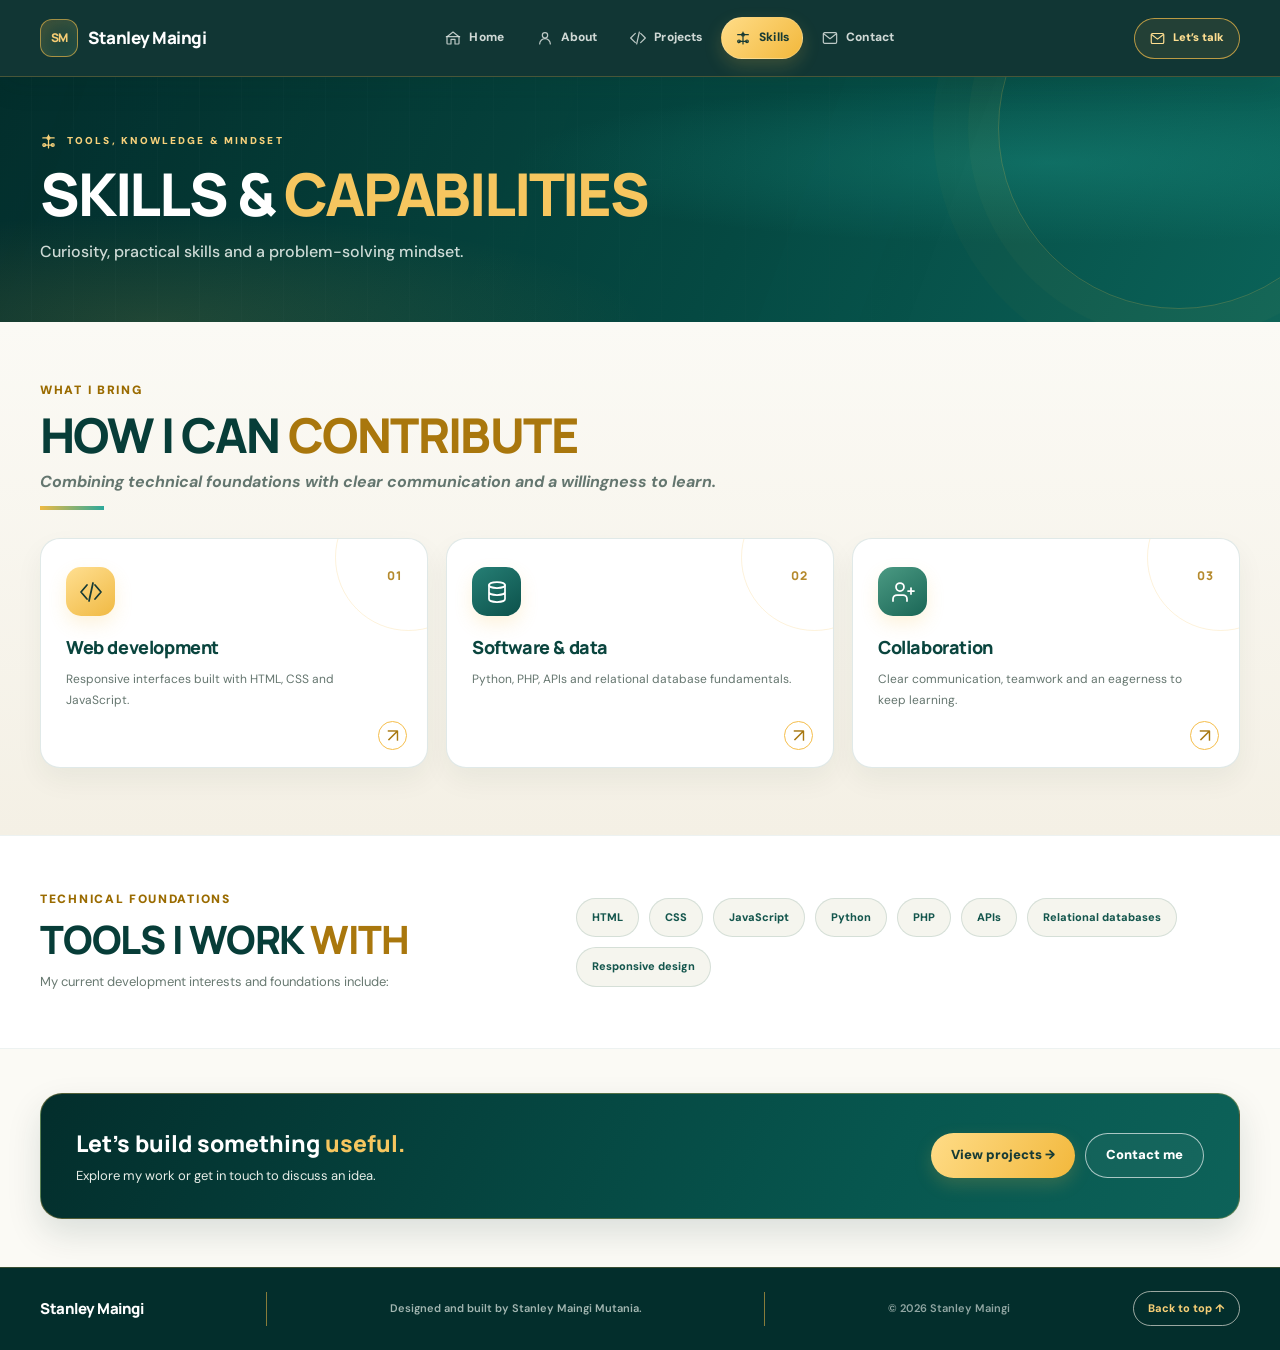
<file: skills.html>
<!doctype html>
<html lang="en">
<head>
  <meta charset="utf-8"><meta name="viewport" content="width=device-width, initial-scale=1"><meta name="theme-color" content="#00473F">
  <meta name="description" content="Web development, software and collaboration skills of Stanley Maingi Mutania.">
  <title>Skills | Stanley Maingi Mutania</title>
  <link rel="preconnect" href="https://fonts.googleapis.com"><link rel="preconnect" href="https://fonts.gstatic.com" crossorigin>
  <link href="https://fonts.googleapis.com/css2?family=DM+Sans:wght@400;500;600;700;800&family=Manrope:wght@400;500;600;700;800;900&display=swap" rel="stylesheet">
  <link rel="stylesheet" href="style.css"><script src="script.js" defer></script>
</head>
<body class="page-skills">
<a class="skip-link" href="#main">Skip to content</a>
<header class="site-header" id="top"><div class="container nav-wrap">
  <a class="brand" href="index.html" aria-label="Stanley Maingi home"><span class="brand-symbol" aria-hidden="true">SM</span><span class="brand-name">Stanley Maingi</span></a>
  <button class="menu-toggle" type="button" aria-label="Open navigation" aria-expanded="false" aria-controls="primary-nav"><span></span><span></span><span></span></button>
  <nav class="primary-nav" id="primary-nav" aria-label="Main navigation">
    <a href="index.html"><svg class="nav-icon" viewBox="0 0 24 24" aria-hidden="true"><path d="m3 10 9-7 9 7v10a1 1 0 0 1-1 1h-5v-7H9v7H4a1 1 0 0 1-1-1z"/><path d="M2 10h20"/></svg><span>Home</span></a>
    <a href="about.html"><svg class="nav-icon" viewBox="0 0 24 24" aria-hidden="true"><circle cx="12" cy="8" r="4"/><path d="M4 21a8 8 0 0 1 16 0"/></svg><span>About</span></a>
    <a href="projects.html"><svg class="nav-icon" viewBox="0 0 24 24" aria-hidden="true"><path d="m8 5-7 7 7 7M16 5l7 7-7 7M14 3l-4 18"/></svg><span>Projects</span></a>
    <a href="skills.html" class="active" aria-current="page"><svg class="nav-icon" viewBox="0 0 24 24" aria-hidden="true"><path d="M12 3v18M4 7h16M6 17h12"/><circle cx="12" cy="7" r="2"/><circle cx="6" cy="17" r="2"/><circle cx="18" cy="17" r="2"/></svg><span>Skills</span></a>
    <a href="contact.html"><svg class="nav-icon" viewBox="0 0 24 24" aria-hidden="true"><rect x="2" y="4" width="20" height="16" rx="2"/><path d="m3 6 9 7 9-7"/></svg><span>Contact</span></a>
  </nav>
  <a class="header-cta" href="contact.html"><svg class="nav-icon" viewBox="0 0 24 24" aria-hidden="true"><rect x="2" y="4" width="20" height="16" rx="2"/><path d="m3 6 9 7 9-7"/></svg><span>Let’s talk</span></a>
</div></header>
<main id="main">
  <section class="page-intro skills-intro"><div class="container page-intro-inner"><p class="eyebrow"><svg class="eyebrow-icon" viewBox="0 0 24 24" aria-hidden="true"><path d="M12 3v18M4 7h16M6 17h12"/><circle cx="12" cy="7" r="2"/><circle cx="6" cy="17" r="2"/><circle cx="18" cy="17" r="2"/></svg> TOOLS, KNOWLEDGE &amp; MINDSET</p><h1>SKILLS &amp; <span>CAPABILITIES</span></h1><p>Curiosity, practical skills and a problem-solving mindset.</p></div></section>
  <section class="skills-section skills-page-section"><div class="container skills-content">
    <div class="skills-heading"><p class="eyebrow dark-eyebrow">WHAT I BRING</p><h2>HOW I CAN <span>CONTRIBUTE</span></h2><p>Combining technical foundations with clear communication and a willingness to learn.</p><span class="title-rule blue-rule"></span></div>
    <div class="skill-cards">
      <article class="skill-card"><div class="skill-icon icon-blue" aria-hidden="true"><svg viewBox="0 0 24 24"><path d="m8 5-6 7 6 7M16 5l6 7-6 7M14 3l-4 18"/></svg></div><span class="skill-number">01</span><h3>Web development</h3><p>Responsive interfaces built with HTML, CSS and JavaScript.</p><span class="card-arrow" aria-hidden="true">↗</span></article>
      <article class="skill-card"><div class="skill-icon icon-purple" aria-hidden="true"><svg viewBox="0 0 24 24"><ellipse cx="12" cy="5" rx="8" ry="3"/><path d="M4 5v7c0 1.7 3.6 3 8 3s8-1.3 8-3V5M4 12v7c0 1.7 3.6 3 8 3s8-1.3 8-3v-7"/></svg></div><span class="skill-number">02</span><h3>Software &amp; data</h3><p>Python, PHP, APIs and relational database fundamentals.</p><span class="card-arrow" aria-hidden="true">↗</span></article>
      <article class="skill-card"><div class="skill-icon icon-green" aria-hidden="true"><svg viewBox="0 0 24 24"><path d="M16 21v-2a4 4 0 0 0-4-4H6a4 4 0 0 0-4 4v2M9 11a4 4 0 1 0 0-8 4 4 0 0 0 0 8ZM20 8v6m3-3h-6"/></svg></div><span class="skill-number">03</span><h3>Collaboration</h3><p>Clear communication, teamwork and an eagerness to keep learning.</p><span class="card-arrow" aria-hidden="true">↗</span></article>
    </div>
  </div></section>
  <section class="toolkit-section"><div class="container toolkit-grid"><div><p class="eyebrow dark-eyebrow">TECHNICAL FOUNDATIONS</p><h2>TOOLS I WORK <span>WITH</span></h2><p class="toolkit-intro">My current development interests and foundations include:</p></div><div class="tool-chips"><span>HTML</span><span>CSS</span><span>JavaScript</span><span>Python</span><span>PHP</span><span>APIs</span><span>Relational databases</span><span>Responsive design</span></div></div></section>
  <section class="skills-cta container"><div><h2>Let’s build something <span>useful.</span></h2><p>Explore my work or get in touch to discuss an idea.</p></div><div class="skills-cta-actions"><a class="button button-primary" href="projects.html">View projects →</a><a class="button button-outline" href="contact.html">Contact me</a></div></section>
</main>
<footer class="site-footer"><div class="container footer-inner"><a class="brand footer-brand" href="index.html" aria-label="Stanley Maingi home"><span class="brand-name">Stanley Maingi</span></a><span class="footer-divider" aria-hidden="true"></span><p>Designed and built by Stanley Maingi Mutania.</p><span class="footer-divider footer-divider-second" aria-hidden="true"></span><small>© <span data-year>2026</span> Stanley Maingi</small><a class="back-top" href="#top">Back to top ↑</a></div></footer>
</body></html>
</file>
<file: style.css>
:root {
  --navy: #00473F;
  --navy-deep: #003B35;
  --blue: #FCB415;
  --blue-bright: #E9A20A;
  --cyan: #F5C34C;
  --ink: #123D37;
  --muted-ink: #47635D;
  --paper: #FFF9EF;
  --paper-2: #FBF3E6;
  --line: rgba(0, 71, 63, .16);
  --white: #fff;
  --forest: #00473F;
  --forest-dark: #003B35;
  --forest-mid: #0F5049;
  --gold: #FCB415;
  --cream: #FFF9EF;
  --cream-soft: #FBF3E6;
  --heading: 'Manrope', 'Arial', sans-serif;
  --body: 'DM Sans', 'Arial', sans-serif;
  --max-width: 1200px;
}

* { box-sizing: border-box; }
html { scroll-behavior: smooth; scroll-padding-top: 86px; }
body { margin: 0; color: var(--ink); background: var(--paper); font-family: var(--body); line-height: 1.6; -webkit-font-smoothing: antialiased; }
img { display: block; max-width: 100%; }
a { color: inherit; text-decoration: none; }
button, a { -webkit-tap-highlight-color: transparent; }
::selection { color: #fff; background: var(--blue); }
.container { width: min(var(--max-width), calc(100% - 64px)); margin-inline: auto; }
.skip-link { position: absolute; z-index: 1000; top: -60px; left: 18px; padding: 10px 14px; border-radius: 8px; color: var(--navy); background: #fff; font-weight: 800; }
.skip-link:focus { top: 12px; }

/* Navigation */
.site-header { position: sticky; z-index: 100; top: 0; color: #fff; background: rgba(3, 16, 45, .94); border-bottom: 1px solid rgba(255,255,255,.1); backdrop-filter: blur(18px); }
.nav-wrap { min-height: 74px; display: flex; align-items: center; justify-content: space-between; gap: 28px; }
.brand { display: inline-flex; align-items: center; gap: 11px; white-space: nowrap; }
.brand-mark { display: inline-flex; align-items: center; justify-content: center; width: 48px; height: 42px; color: #168cff; font-family: var(--heading); font-size: 25px; line-height: 1; font-weight: 900; font-style: italic; letter-spacing: -5px; text-shadow: 0 0 22px rgba(0,131,255,.35); }
.brand-name { color: #fff; font-family: var(--heading); font-size: 17px; font-weight: 900; letter-spacing: -.6px; }
.brand-dot { color: #18a9ff; }
.primary-nav { display: flex; align-items: center; gap: 12px; }
.primary-nav a { padding: 8px 19px; border-radius: 100px; color: #eef5ff; font-size: 14px; font-weight: 800; transition: background .2s ease, color .2s ease, transform .2s ease; }
.primary-nav a:hover { color: #fff; background: rgba(255,255,255,.12); transform: translateY(-1px); }
.primary-nav a.active { color: #fff; background: var(--blue); box-shadow: 0 7px 20px rgba(0,119,255,.28); }
.menu-toggle { display: none; width: 44px; height: 42px; border: 1px solid rgba(255,255,255,.22); border-radius: 12px; background: transparent; cursor: pointer; }
.menu-toggle span { display: block; width: 19px; height: 2px; margin: 4px auto; border-radius: 2px; background: #fff; transition: transform .2s ease, opacity .2s ease; }

/* Hero */
.hero { position: relative; overflow: hidden; color: #fff; background: radial-gradient(ellipse at 85% 43%, rgba(0,137,255,.7), transparent 42%), radial-gradient(ellipse at 40% 10%, rgba(0,93,198,.36), transparent 42%), linear-gradient(115deg, #03112f 0%, #05245a 58%, #0065c7 100%); isolation: isolate; }
.hero::before { position: absolute; z-index: -2; inset: 0; content: ''; opacity: .18; background-image: linear-gradient(rgba(255,255,255,.08) 1px, transparent 1px), linear-gradient(90deg, rgba(255,255,255,.08) 1px, transparent 1px); background-size: 42px 42px; mask-image: linear-gradient(90deg, #000, transparent 75%); }
/* Original image2.jpg is used when the original image is copied beside index.html. */
.hero::after { position: absolute; z-index: -1; inset: 0; content: ''; background: linear-gradient(90deg, rgba(2,14,43,.94) 0%, rgba(3,25,67,.88) 48%, rgba(0,73,150,.25) 100%), url('image2.jpg') center/cover no-repeat; opacity: .55; }
.hero-grid { position: relative; min-height: 490px; display: grid; grid-template-columns: 1.08fr .92fr; align-items: center; gap: 28px; padding-top: 40px; padding-bottom: 32px; }
.hero-copy { position: relative; z-index: 3; max-width: 620px; padding: 18px 0 24px; }
.hero-eyebrow { margin: 0 0 10px; color: #82caff; letter-spacing: 2.2px; }
.eyebrow { margin: 0 0 10px; font-size: 12px; line-height: 1.4; font-weight: 900; letter-spacing: 1.7px; }
.hero h1 { margin: 0; color: #fff; font-family: var(--heading); font-size: clamp(40px, 5.2vw, 66px); line-height: .99; letter-spacing: -3px; font-weight: 900; }
.hero h1 span { color: #079df5; font-size: 1.08em; letter-spacing: -3.4px; }
.title-rule { display: block; width: 64px; height: 4px; margin: 19px 0 10px; background: linear-gradient(90deg, #008bff, #10c4ed); }
.hero-tagline { margin: 0 0 24px; color: #e6efff; font-size: clamp(15px, 1.5vw, 19px); font-style: italic; font-weight: 700; }
.hero-description { max-width: 570px; margin: 0; color: #e4edff; font-size: 16px; line-height: 1.55; }
.hero-description strong { color: #12bff7; font-weight: 900; }
.hero-actions { display: flex; flex-wrap: wrap; gap: 12px; margin-top: 27px; }
.button { display: inline-flex; align-items: center; justify-content: center; gap: 9px; min-height: 44px; padding: 11px 20px; border-radius: 100px; font-size: 13px; font-weight: 900; transition: transform .2s ease, box-shadow .2s ease, background .2s ease; }
.button:hover { transform: translateY(-2px); }
.button-primary { color: #fff; background: linear-gradient(110deg, #0782ff, #0068ed); box-shadow: 0 8px 22px rgba(0,107,255,.28); }
.button-primary:hover { box-shadow: 0 12px 26px rgba(0,107,255,.4); }
.button-outline { color: #fff; border: 1.5px solid #a4baff; background: rgba(2,16,48,.32); }
.button-outline:hover { background: rgba(255,255,255,.11); }
.button-icon { font-size: 17px; font-weight: 900; }
.location-line { display: flex; flex-wrap: wrap; align-items: center; gap: 8px; margin: 24px 0 0; color: #e7efff; font-size: 12px; font-weight: 600; }
.pin-icon { color: #12aaff; font-size: 18px; line-height: 1; }
.middot { color: #78aaff; }
.hero-visual { position: relative; min-height: 420px; display: flex; align-items: flex-end; justify-content: center; }
.hero-halo { position: absolute; width: min(460px, 100%); aspect-ratio: 1; top: 4%; right: -1%; border: 1px solid rgba(116,202,255,.28); border-radius: 50%; background: radial-gradient(circle, rgba(28,151,255,.35), rgba(0,55,139,.08) 58%, transparent 70%); box-shadow: 0 0 80px rgba(0,133,255,.3), inset 0 0 50px rgba(0,137,255,.12); }
.hero-code-decoration { position: absolute; top: 18%; right: 2%; color: rgba(142,203,255,.22); font: 700 13px/2 monospace; transform: rotate(7deg); }
.portrait-wrap { position: relative; z-index: 1; width: min(390px, 90%); height: 418px; overflow: hidden; display: flex; align-items: flex-start; justify-content: center; border-radius: 48% 48% 0 0 / 37% 37% 0 0; filter: drop-shadow(0 24px 35px rgba(0,0,0,.35)); }
.portrait { width: 100%; height: 100%; object-fit: cover; object-position: 50% 5%; mix-blend-mode: normal; }
.identity-card { position: absolute; z-index: 3; right: 0; bottom: 8px; width: 250px; padding: 14px 16px; border: 1px solid rgba(129,161,255,.62); border-radius: 18px; color: #fff; background: rgba(4,20,62,.89); box-shadow: 0 14px 30px rgba(0,0,0,.28); backdrop-filter: blur(14px); }
.identity-person { display: flex; align-items: center; gap: 10px; padding-bottom: 10px; border-bottom: 1px solid rgba(151,185,255,.38); }
.identity-icon { display: grid; width: 32px; height: 32px; place-items: center; border-radius: 50%; color: #fff; background: rgba(255,255,255,.17); font-size: 16px; }
.identity-person strong, .identity-person span:not(.identity-icon) { display: block; }
.identity-person strong { font-size: 11px; }
.identity-person div span { color: #c7d7ff; font-size: 10px; }
.identity-row { display: flex; align-items: center; gap: 10px; padding-top: 8px; color: #dfeaff; font-size: 11px; font-weight: 700; }
.identity-row span { min-width: 22px; color: #fff; font-size: 18px; text-align: center; }
.scroll-cue { position: relative; z-index: 4; display: grid; grid-template-columns: 55px auto 55px; justify-content: center; align-items: center; gap: 16px; padding: 18px 20px 20px; color: #0b367f; background: linear-gradient(180deg, #eaf0ff, #f7f8ff); text-align: center; font-family: var(--heading); font-size: 13px; font-weight: 900; letter-spacing: .6px; clip-path: polygon(0 18%, 50% 0, 100% 18%, 100% 100%, 0 100%); }
.cue-rule { height: 1px; background: #087bff; }
.scroll-cue small { grid-column: 1 / -1; margin-top: -12px; color: #142c64; font-size: 11px; letter-spacing: .3px; }

/* Projects */
.projects-section { position: relative; overflow: hidden; padding: 42px 0 0; background: linear-gradient(180deg, #f4f6ff 0%, #eaf0ff 78%, #dbe7ff 100%); }
/* Original image1.jpg becomes a subtle background image when supplied locally. */
.projects-section::before { position: absolute; inset: 0; content: ''; opacity: .08; background: url('image1.jpg') center/cover no-repeat; pointer-events: none; }
.projects-section > .container { position: relative; z-index: 1; }
.section-heading { display: flex; justify-content: space-between; align-items: end; gap: 24px; margin-bottom: 22px; }
.dark-eyebrow { color: #1253bc; }
.section-heading h2, .skills-heading h2 { margin: 0; color: #09265f; font-family: var(--heading); font-size: clamp(28px, 3.4vw, 42px); font-weight: 900; line-height: 1.1; letter-spacing: -1.6px; }
.section-heading h2 span, .skills-heading h2 span { color: #087bff; }
.outline-link { display: inline-flex; align-items: center; gap: 8px; padding: 9px 16px; border: 1.5px solid #087bff; border-radius: 100px; color: #0757bd; font-size: 12px; font-weight: 900; white-space: nowrap; transition: color .2s, background .2s; }
.outline-link:hover { color: #fff; background: #087bff; }
.project-grid { display: grid; grid-template-columns: repeat(2, minmax(0, 1fr)); gap: 20px; }
.project-card { min-height: 202px; display: grid; grid-template-columns: 1.1fr .9fr; align-items: center; gap: 8px; overflow: hidden; padding: 18px 17px 15px; border: 1px solid rgba(40,85,165,.15); border-radius: 17px; background: rgba(255,255,255,.8); box-shadow: 0 7px 22px rgba(18,54,119,.1); transition: transform .22s ease, box-shadow .22s ease; }
.project-card:hover { transform: translateY(-4px); box-shadow: 0 13px 28px rgba(18,54,119,.16); }
.project-copy { min-width: 0; }
.project-tags { display: flex; flex-wrap: wrap; align-items: center; gap: 6px; margin-bottom: 12px; }
.project-tags span { padding: 4px 8px; border-radius: 100px; color: #fff; background: #087bff; font-size: 8px; line-height: 1; font-weight: 900; letter-spacing: .3px; }
.project-tags .tag-purple { background: #7739e7; }
.project-card h3 { margin: 0 0 6px; color: #0a2459; font-family: var(--heading); font-size: 17px; line-height: 1.25; letter-spacing: -.5px; }
.project-card p { max-width: 270px; margin: 0 0 13px; color: #1e3261; font-size: 11px; line-height: 1.55; }
.button-small { min-height: 33px; padding: 7px 14px; color: #fff; background: #0878f8; font-size: 10px; }
.project-media { display: flex; align-items: center; justify-content: center; min-width: 0; }
.project-media img { width: 100%; max-height: 174px; object-fit: contain; filter: drop-shadow(0 8px 6px rgba(7,22,53,.18)); }
.skyline-strip { height: 150px; margin-top: 22px; background: linear-gradient(180deg, rgba(2,22,68,.06), rgba(2,22,68,.08)), url('assets/nairobi-skyline.jpg') center 56%/cover no-repeat; }

/* Skills */
.skills-section { position: relative; overflow: hidden; padding: 58px 0 52px; background: linear-gradient(180deg, #f4f6ff 0%, #e9efff 100%); }
.skills-banner { position: absolute; inset: 0 0 auto; height: 174px; background: linear-gradient(180deg, rgba(5,20,60,.22), rgba(243,246,255,.02) 100%), url('image2.jpg') center 45%/cover no-repeat, url('assets/desk-banner.jpg') center 45%/cover no-repeat; opacity: .55; }
.skills-content { position: relative; z-index: 1; }
.skills-heading { margin: 0 auto 26px; text-align: left; }
.skills-heading h2 { font-size: clamp(32px, 4vw, 48px); }
.skills-heading > p:not(.eyebrow) { margin: 6px 0 0; color: #122c68; font-size: 16px; font-style: italic; font-weight: 700; }
.blue-rule { margin-top: 10px; }
.skill-cards { display: grid; grid-template-columns: repeat(3, minmax(0,1fr)); gap: 18px; }
.skill-card { position: relative; min-height: 268px; padding: 24px 22px; border: 1px solid rgba(33,81,158,.1); border-radius: 18px; background: rgba(255,255,255,.78); box-shadow: 0 8px 20px rgba(17,47,105,.12); transition: transform .2s ease, box-shadow .2s ease; }
.skill-card:hover { transform: translateY(-4px); box-shadow: 0 14px 25px rgba(17,47,105,.16); }
.skill-icon { display: grid; width: 68px; height: 68px; place-items: center; margin-bottom: 16px; border-radius: 50%; color: #fff; font-size: 23px; font-weight: 900; box-shadow: 0 7px 15px rgba(0,0,0,.12); }
.icon-blue { background: linear-gradient(140deg, #0787ff, #0059e7); }
.icon-purple { background: linear-gradient(140deg, #a02fff, #5e20cf); }
.icon-green { background: linear-gradient(140deg, #08d58a, #00a95d); }
.skill-number { display: block; margin-bottom: 3px; color: #677da9; font-family: var(--heading); font-size: 27px; font-weight: 900; line-height: 1.2; }
.skill-card h3 { margin: 0 0 9px; color: #081e51; font-family: var(--heading); font-size: 20px; font-weight: 900; letter-spacing: -.6px; }
.skill-card p { max-width: 270px; margin: 0; color: #152d65; font-size: 14px; line-height: 1.6; }
.card-arrow { position: absolute; right: 20px; bottom: 17px; display: grid; width: 29px; height: 29px; place-items: center; border: 1.5px solid #087bff; border-radius: 50%; color: #087bff; font-size: 19px; line-height: 1; }

/* Contact and footer */
.contact-section { position: relative; display: grid; grid-template-columns: .95fr 1.05fr; align-items: center; min-height: 250px; gap: 22px; overflow: hidden; margin-top: 2px; margin-bottom: 35px; padding: 25px 32px; border-radius: 22px; color: #fff; background: radial-gradient(circle at 80% 40%, rgba(0,113,255,.4), transparent 40%), linear-gradient(110deg, #06183e, #081c4d 62%, #061635); box-shadow: 0 15px 32px rgba(10,39,96,.15); }
.contact-copy { position: relative; z-index: 2; }
.contact-copy .title-rule { margin: 0 0 15px; }
.contact-copy .eyebrow { margin-bottom: 6px; color: #8cc9ff; }
.contact-copy h2 { max-width: 460px; margin: 0 0 5px; color: #fff; font-family: var(--heading); font-size: clamp(26px, 3.3vw, 41px); font-weight: 900; line-height: 1.14; letter-spacing: -1.2px; }
.contact-copy > p:not(.eyebrow) { margin: 0 0 19px; color: #edf4ff; font-size: 17px; font-weight: 600; }
.contact-art { align-self: stretch; display: flex; align-items: center; justify-content: flex-end; min-width: 0; }
.contact-art img { width: 100%; max-height: 220px; object-fit: contain; border-radius: 12px; mix-blend-mode: screen; }
.site-footer { color: #fff; background: #031432; border-top: 1px solid rgba(255,255,255,.1); }
.footer-inner { min-height: 78px; display: flex; align-items: center; justify-content: space-between; gap: 20px; }
.footer-brand .brand-mark { width: 39px; height: 34px; font-size: 21px; }
.footer-brand .brand-name { font-size: 14px; }
.footer-inner p, .footer-inner small { margin: 0; color: #e2eaff; font-size: 11px; font-weight: 600; }
.footer-divider { width: 1px; height: 34px; background: #0ba9ff; }
.back-top { padding: 8px 14px; border: 1px solid rgba(255,255,255,.75); border-radius: 100px; color: #fff; font-size: 11px; font-weight: 800; transition: background .2s; }
.back-top:hover { background: rgba(255,255,255,.12); }

@media (max-width: 900px) {
  .container { width: min(var(--max-width), calc(100% - 42px)); }
  .hero-grid { grid-template-columns: 1fr .8fr; min-height: 470px; gap: 8px; }
  .hero h1 { font-size: clamp(39px, 6vw, 58px); }
  .portrait-wrap { width: 100%; height: 380px; }
  .identity-card { right: -4px; width: 220px; }
  .project-card { grid-template-columns: 1fr; }
  .project-media { grid-row: 1; height: 135px; }
  .project-media img { max-height: 140px; }
  .skill-card { padding: 20px 17px; }
  .skill-card h3 { font-size: 18px; }
  .skill-card p { font-size: 13px; }
}

@media (max-width: 640px) {
  html { scroll-padding-top: 72px; }
  .container { width: min(100% - 32px, 520px); }
  .nav-wrap { min-height: 68px; }
  .brand-mark { width: 42px; font-size: 23px; }
  .brand-name { font-size: 16px; }
  .menu-toggle { display: block; }
  .primary-nav { position: absolute; top: calc(100% + 1px); left: 0; right: 0; display: none; flex-direction: column; align-items: stretch; gap: 5px; padding: 12px 16px 17px; border-bottom: 1px solid rgba(255,255,255,.12); background: rgba(3,16,45,.98); box-shadow: 0 16px 25px rgba(0,0,0,.2); }
  .primary-nav.is-open { display: flex; }
  .primary-nav a { padding: 11px 15px; }
  .hero-grid { min-height: auto; grid-template-columns: 1fr; gap: 0; padding-top: 38px; padding-bottom: 0; }
  .hero-copy { padding: 0 0 10px; }
  .hero h1 { font-size: clamp(39px, 12vw, 58px); letter-spacing: -2.2px; }
  .hero h1 span { letter-spacing: -2.6px; }
  .hero-description { max-width: 500px; font-size: 14px; }
  .hero-tagline { margin-bottom: 15px; font-size: 15px; }
  .hero-actions { margin-top: 21px; }
  .button { min-height: 42px; padding: 10px 16px; font-size: 12px; }
  .location-line { margin-top: 17px; font-size: 10px; }
  .hero-visual { min-height: 355px; margin-top: -5px; }
  .hero-halo { top: 2%; width: 320px; right: 10%; }
  .portrait-wrap { width: 290px; height: 335px; }
  .identity-card { right: 0; bottom: 4px; width: 206px; padding: 11px 12px; }
  .scroll-cue { grid-template-columns: 28px auto 28px; gap: 8px; padding: 17px 8px 18px; font-size: 10px; }
  .scroll-cue small { font-size: 9px; }
  .projects-section { padding-top: 34px; }
  .section-heading { align-items: flex-start; flex-direction: column; gap: 13px; margin-bottom: 18px; }
  .section-heading h2, .skills-heading h2 { font-size: 30px; }
  .project-grid { grid-template-columns: 1fr; gap: 14px; }
  .project-card { grid-template-columns: 1fr .85fr; min-height: 190px; padding: 14px 12px; gap: 8px; }
  .project-media { grid-row: auto; height: auto; }
  .project-media img { max-height: 145px; }
  .project-card h3 { font-size: 15px; }
  .project-card p { font-size: 10px; }
  .project-tags { gap: 4px; }
  .project-tags span { font-size: 7px; }
  .button-small { min-height: 30px; padding: 6px 10px; font-size: 9px; }
  .skyline-strip { height: 105px; margin-top: 17px; }
  .skills-section { padding: 43px 0 40px; }
  .skills-banner { height: 125px; }
  .skills-heading > p:not(.eyebrow) { font-size: 13px; }
  .skill-cards { grid-template-columns: 1fr; gap: 12px; }
  .skill-card { min-height: 0; padding: 19px 20px 24px 100px; }
  .skill-icon { position: absolute; top: 20px; left: 19px; width: 62px; height: 62px; font-size: 20px; }
  .skill-number { font-size: 22px; }
  .skill-card h3 { font-size: 18px; }
  .skill-card p { max-width: none; font-size: 12px; }
  .contact-section { grid-template-columns: 1fr; gap: 0; margin-bottom: 22px; padding: 24px 20px 12px; border-radius: 17px; }
  .contact-copy h2 { font-size: 28px; }
  .contact-copy > p:not(.eyebrow) { font-size: 14px; }
  .contact-art { max-height: 150px; justify-content: center; margin-top: 8px; }
  .contact-art img { max-height: 150px; }
  .footer-inner { min-height: 0; flex-wrap: wrap; justify-content: center; gap: 11px 14px; padding-top: 19px; padding-bottom: 19px; text-align: center; }
  .footer-inner p { width: 100%; order: 3; }
  .footer-divider-second { display: none; }
  .footer-inner small { font-size: 10px; }
}

@media (max-width: 390px) {
  .project-card { grid-template-columns: 1fr; }
  .project-media { grid-row: 1; height: 125px; }
  .project-media img { max-height: 130px; }
  .hero-actions { align-items: flex-start; flex-direction: column; }
  .hero-actions .button { width: max-content; }
}

@media (prefers-reduced-motion: reduce) {
  *, *::before, *::after { scroll-behavior: auto !important; transition-duration: .01ms !important; animation-duration: .01ms !important; animation-iteration-count: 1 !important; }
}

/* Final heading refinements matching the supplied homepage reference. */
.contact-copy h2 span { color: #10a9f5; }
.contact-copy .contact-prompt { margin: 9px 0 0; color: #fff; font-size: 20px; font-weight: 800; }
.contact-copy .contact-note { margin: 0 0 19px; color: #e5efff; font-size: 16px; font-weight: 600; }
@media (max-width: 640px) {
  .contact-copy .contact-prompt { font-size: 16px; }
  .contact-copy .contact-note { font-size: 13px; }
}

/* =========================================================
   MULTI-PAGE LAYOUTS — each navigation item is its own page
   ========================================================= */
.page-intro { position: relative; overflow: hidden; color: #fff; background: radial-gradient(ellipse at 83% 45%, rgba(0,125,255,.46), transparent 38%), linear-gradient(112deg, #03112f 0%, #08275e 60%, #0758ac 100%); isolation: isolate; }
.page-intro::before { position: absolute; z-index: -1; inset: 0; content: ''; opacity: .18; background: linear-gradient(90deg, rgba(2,14,43,.72), rgba(2,14,43,.22)), url('assets/desk-banner.jpg') center 42%/cover no-repeat; }
.page-intro-inner { min-height: 220px; display: flex; flex-direction: column; justify-content: center; align-items: flex-start; padding-top: 42px; padding-bottom: 44px; }
.page-intro .eyebrow { margin-bottom: 10px; color: #8ecbff; }
.page-intro h1 { margin: 0; color: #fff; font-family: var(--heading); font-size: clamp(35px, 5.4vw, 58px); line-height: 1.04; font-weight: 900; letter-spacing: -2px; }
.page-intro h1 span { color: #10aaf5; }
.page-intro-inner > p:last-child { margin: 13px 0 0; color: #e2edff; font-size: clamp(14px, 1.5vw, 17px); font-weight: 600; }

/* Home page shortcuts */
.home-hero .hero-grid { min-height: 490px; }
.home-bottom-band { position: relative; padding: 17px 0; color: #0d3a85; background: linear-gradient(180deg, #eaf0ff, #f6f8ff); }
.home-bottom-inner { display: flex; align-items: center; justify-content: center; gap: 27px; font-family: var(--heading); font-size: 12px; font-weight: 900; letter-spacing: .7px; text-align: center; }
.home-bottom-inner i { width: 5px; height: 5px; border-radius: 50%; background: #087bff; }
.home-shortcuts { padding-top: 56px; padding-bottom: 55px; }
.home-shortcuts .section-heading { align-items: end; margin-bottom: 25px; }
.home-shortcuts .section-heading h2 { margin: 0; color: #09265f; font-family: var(--heading); font-size: clamp(27px, 3.2vw, 39px); font-weight: 900; line-height: 1.12; letter-spacing: -1.4px; }
.home-shortcuts .section-heading h2 span { color: #087bff; }
.home-shortcuts-note { max-width: 300px; margin: 0; color: #43577e; font-size: 13px; font-weight: 600; }
.shortcut-grid { display: grid; grid-template-columns: repeat(3, minmax(0,1fr)); gap: 18px; }
.shortcut-card { display: flex; min-height: 220px; flex-direction: column; align-items: flex-start; padding: 23px 23px 20px; border: 1px solid rgba(33,81,158,.12); border-radius: 18px; background: rgba(255,255,255,.86); box-shadow: 0 8px 22px rgba(17,47,105,.1); transition: transform .2s ease, box-shadow .2s ease; }
.shortcut-card:hover { transform: translateY(-4px); box-shadow: 0 14px 27px rgba(17,47,105,.16); }
.shortcut-icon { display: grid; width: 43px; height: 43px; place-items: center; margin-bottom: 17px; border-radius: 50%; color: white; background: linear-gradient(140deg,#0787ff,#0059e7); font-family: var(--heading); font-size: 14px; font-weight: 900; }
.purple-shortcut { background: linear-gradient(140deg,#9c43f3,#5e20cf); }
.green-shortcut { background: linear-gradient(140deg,#08d58a,#00a95d); }
.shortcut-title { color: #081e51; font-family: var(--heading); font-size: 19px; font-weight: 900; }
.shortcut-copy { margin-top: 7px; color: #42557b; font-size: 13px; line-height: 1.6; }
.shortcut-arrow { margin-top: auto; padding-top: 16px; color: #076ce7; font-size: 12px; font-weight: 900; }
.home-contact-strip { display: flex; align-items: center; justify-content: space-between; gap: 18px; margin-top: 24px; padding: 22px 25px; border: 1px solid rgba(48,100,185,.1); border-radius: 17px; background: linear-gradient(100deg,#e7efff,#f8faff); }
.home-contact-strip strong, .home-contact-strip span { display: block; }
.home-contact-strip strong { color: #09265f; font-family: var(--heading); font-size: 17px; font-weight: 900; }
.home-contact-strip span { margin-top: 3px; color: #455a82; font-size: 13px; }

/* About page */
.about-main { display: grid; grid-template-columns: .78fr 1.22fr; align-items: center; gap: clamp(32px,5vw,68px); padding-top: 62px; padding-bottom: 65px; }
.about-photo-panel { position: relative; min-height: 490px; display: flex; align-items: flex-end; justify-content: center; overflow: hidden; border-radius: 24px; background: radial-gradient(circle at 50% 36%, rgba(0,126,255,.5), transparent 47%), linear-gradient(145deg,#06183c,#0a4a91); box-shadow: 0 18px 35px rgba(7,29,76,.2); }
.about-photo-glow { position: absolute; top: 35px; width: 270px; aspect-ratio: 1; border: 1px solid rgba(132,201,255,.35); border-radius: 50%; box-shadow: 0 0 65px rgba(0,137,255,.22), inset 0 0 35px rgba(0,137,255,.16); }
.about-photo { position: relative; z-index: 1; width: 100%; height: 440px; object-fit: contain; object-position: center bottom; filter: drop-shadow(0 16px 23px rgba(0,0,0,.24)); }
.about-photo-caption { position: absolute; z-index: 2; right: 15px; bottom: 15px; left: 15px; display: flex; flex-direction: column; padding: 13px 16px; border: 1px solid rgba(149,184,255,.35); border-radius: 13px; color: #fff; background: rgba(4,20,62,.87); backdrop-filter: blur(12px); }
.about-photo-caption strong { font-size: 13px; }
.about-photo-caption span { color: #d4e4ff; font-size: 11px; }
.about-copy-panel .eyebrow { margin-bottom: 9px; }
.about-copy-panel h2, .toolkit-grid h2 { margin: 0 0 17px; color: #08245d; font-family: var(--heading); font-size: clamp(27px,3.3vw,39px); font-weight: 900; line-height: 1.12; letter-spacing: -1.25px; }
.about-copy-panel h2 span, .toolkit-grid h2 span { color: #087bff; }
.about-copy-panel p:not(.eyebrow) { color: #405579; font-size: 14px; line-height: 1.8; }
.about-copy-panel .about-lead { color: #142e64 !important; font-size: 17px !important; font-weight: 700; line-height: 1.65 !important; }
.about-facts { display: grid; grid-template-columns: repeat(3,minmax(0,1fr)); gap: 10px; margin-top: 24px; }
.about-facts div { display: flex; flex-direction: column; padding: 13px 12px; border: 1px solid rgba(33,81,158,.1); border-radius: 12px; background: #f1f5ff; }
.about-facts span { color: #087bff; font-family: var(--heading); font-size: 13px; font-weight: 900; }
.about-facts strong { margin-top: 4px; color: #102b62; font-size: 13px; }
.about-facts small { margin-top: 2px; color: #66799b; font-size: 10px; line-height: 1.4; }
.about-actions { display: flex; align-items: center; flex-wrap: wrap; gap: 20px; margin-top: 25px; }
.text-link { color: #076ce7; font-size: 13px; font-weight: 900; }
.text-link span { font-size: 17px; }
.about-values { padding: 50px 0 58px; background: linear-gradient(180deg,#eef3ff,#e5edff); }
.about-values .section-heading { margin-bottom: 22px; }
.about-values .section-heading h2 { margin: 0; color: #09265f; font-family: var(--heading); font-size: clamp(28px,3.3vw,40px); font-weight: 900; letter-spacing: -1.4px; }
.about-values .section-heading h2 span { color: #087bff; }
.value-grid { display: grid; grid-template-columns: repeat(3,minmax(0,1fr)); gap: 17px; }
.value-card { padding: 23px; border: 1px solid rgba(33,81,158,.11); border-radius: 16px; background: rgba(255,255,255,.83); box-shadow: 0 7px 18px rgba(17,47,105,.08); }
.value-number { color: #087bff; font-family: var(--heading); font-size: 26px; font-weight: 900; }
.value-card h3 { margin: 8px 0 6px; color: #0a2459; font-family: var(--heading); font-size: 17px; font-weight: 900; }
.value-card p { margin: 0; color: #485b7e; font-size: 13px; line-height: 1.65; }

/* Projects page */
.projects-intro::before { background-image: linear-gradient(90deg,rgba(2,14,43,.76),rgba(2,14,43,.24)),url('assets/nairobi-skyline.jpg'); background-position: center 52%; }
.projects-page-section { padding-top: 50px; }
.projects-heading-note { max-width: 360px; margin: 0 0 3px; color: #4b5d80; font-size: 13px; font-weight: 600; }
.project-grid-page { gap: 22px; }
.project-card-page { min-height: 330px; grid-template-columns: 1.05fr .95fr; padding: 26px 22px; }
.project-card-page h3 { font-size: 21px; }
.project-card-page p { max-width: 360px; font-size: 13px; line-height: 1.65; }
.project-card-page .project-tags span { font-size: 9px; }
.project-card-page .project-media { min-height: 210px; }
.project-card-page .project-media img { max-height: 235px; }
.project-features { margin: 0 0 19px; padding-left: 18px; color: #354a72; font-size: 12px; line-height: 1.8; }
.project-note { display: flex; align-items: center; gap: 14px; margin-top: 25px; padding: 17px 20px; border: 1px solid rgba(45,93,170,.12); border-radius: 14px; background: rgba(255,255,255,.72); }
.project-note strong { color: #0b285f; font-family: var(--heading); font-size: 14px; }
.project-note span { flex: 1; color: #556889; font-size: 12px; }
.project-note .text-link { white-space: nowrap; }

/* Skills page */
.skills-intro::before { background-image: linear-gradient(90deg,rgba(2,14,43,.76),rgba(2,14,43,.24)),url('assets/desk-banner.jpg'); }
.skills-page-section { padding-top: 55px; padding-bottom: 60px; }
.skills-page-section .skills-heading { max-width: 760px; margin-left: 0; }
.skills-page-section .skill-card { min-height: 270px; }
.toolkit-section { padding: 48px 0; background: linear-gradient(180deg,#eaf0ff,#f5f7ff); }
.toolkit-grid { display: grid; grid-template-columns: .85fr 1.15fr; align-items: center; gap: 45px; }
.toolkit-grid h2 { margin-bottom: 9px; }
.toolkit-intro { margin: 0; color: #526587; font-size: 13px; }
.tool-chips { display: flex; flex-wrap: wrap; gap: 11px; }
.tool-chips span { padding: 11px 16px; border: 1px solid rgba(31,89,177,.16); border-radius: 100px; color: #124083; background: rgba(255,255,255,.83); box-shadow: 0 5px 13px rgba(17,47,105,.06); font-size: 12px; font-weight: 800; }
.skills-cta { display: flex; align-items: center; justify-content: space-between; gap: 20px; margin-top: 42px; margin-bottom: 45px; padding: 25px 29px; border-radius: 18px; color: #fff; background: linear-gradient(110deg,#06183e,#092966 65%,#0758ac); box-shadow: 0 12px 27px rgba(10,39,96,.16); }
.skills-cta h2 { margin: 0; color: #fff; font-family: var(--heading); font-size: 23px; font-weight: 900; }
.skills-cta h2 span { color: #17b5f4; }
.skills-cta p { margin: 4px 0 0; color: #dbe8ff; font-size: 13px; }
.skills-cta-actions { display: flex; flex-wrap: wrap; gap: 10px; }

/* Contact page */
.contact-intro::before { background-image: linear-gradient(90deg,rgba(2,14,43,.76),rgba(2,14,43,.24)),url('assets/desk-banner.jpg'); background-position: center; }
.contact-page-wrap { padding-top: 50px; padding-bottom: 60px; }
.contact-page-card { min-height: 330px; margin: 0; padding: 36px 42px; }
.contact-page-card .contact-copy h2 { max-width: 520px; }
.contact-page-card .contact-art img { max-height: 280px; }
.contact-info-grid { display: grid; grid-template-columns: repeat(3,minmax(0,1fr)); gap: 17px; margin-top: 22px; }
.contact-info-card { display: flex; align-items: flex-start; gap: 13px; padding: 20px; border: 1px solid rgba(33,81,158,.11); border-radius: 15px; background: #fff; box-shadow: 0 7px 18px rgba(17,47,105,.07); }
.contact-info-icon { display: grid; flex: 0 0 39px; width: 39px; height: 39px; place-items: center; border-radius: 50%; color: #fff; background: linear-gradient(140deg,#0787ff,#0059e7); font-size: 18px; }
.contact-info-card h3 { margin: 0 0 4px; color: #0a2459; font-family: var(--heading); font-size: 15px; font-weight: 900; }
.contact-info-card p { margin: 0; color: #536585; font-size: 12px; line-height: 1.6; }
.contact-config-note { margin: 18px 0 0; color: #7483a0; font-size: 11px; text-align: center; }
.contact-config-note code { color: #31518b; }

/* Disabled links until real project URLs are configured */
.is-unavailable { opacity: .86; }

@media (max-width: 900px) {
  .about-main { grid-template-columns: .8fr 1.2fr; gap: 28px; }
  .about-photo-panel { min-height: 420px; }
  .about-photo { height: 390px; }
  .project-card-page { grid-template-columns: 1fr; }
  .project-card-page .project-media { grid-row: 1; min-height: 160px; }
  .project-card-page .project-media img { max-height: 190px; }
  .toolkit-grid { gap: 25px; }
  .contact-page-card { padding: 28px; }
}
@media (max-width: 640px) {
  .page-intro-inner { min-height: 185px; padding-top: 34px; padding-bottom: 34px; }
  .page-intro h1 { font-size: clamp(32px,9vw,45px); letter-spacing: -1.4px; }
  .home-hero .hero-grid { padding-bottom: 0; }
  .home-bottom-inner { flex-wrap: wrap; gap: 9px 13px; font-size: 9px; }
  .home-bottom-inner i { width: 4px; height: 4px; }
  .home-shortcuts { padding-top: 38px; padding-bottom: 38px; }
  .home-shortcuts .section-heading { gap: 8px; }
  .home-shortcuts-note { font-size: 12px; }
  .shortcut-grid { grid-template-columns: 1fr; gap: 12px; }
  .shortcut-card { min-height: 0; padding: 18px; }
  .shortcut-icon { margin-bottom: 10px; }
  .shortcut-title { font-size: 17px; }
  .shortcut-copy { font-size: 12px; }
  .shortcut-arrow { padding-top: 10px; }
  .home-contact-strip { align-items: flex-start; flex-direction: column; padding: 18px; }
  .about-main { grid-template-columns: 1fr; padding-top: 34px; padding-bottom: 38px; }
  .about-photo-panel { width: min(100%,380px); min-height: 390px; margin-inline: auto; }
  .about-photo { height: 360px; }
  .about-copy-panel h2 { font-size: 29px; }
  .about-copy-panel .about-lead { font-size: 15px !important; }
  .about-copy-panel p:not(.eyebrow) { font-size: 13px; }
  .about-facts { gap: 7px; }
  .about-facts div { padding: 10px 8px; }
  .about-facts strong { font-size: 11px; }
  .about-facts small { font-size: 9px; }
  .about-values { padding: 35px 0; }
  .value-grid { grid-template-columns: 1fr; gap: 11px; }
  .value-card { padding: 18px; }
  .projects-page-section { padding-top: 34px; }
  .projects-heading-note { font-size: 12px; }
  .project-grid-page { grid-template-columns: 1fr; }
  .project-card-page { grid-template-columns: 1fr; min-height: 0; padding: 17px; }
  .project-card-page .project-media { grid-row: 1; min-height: 130px; }
  .project-card-page .project-media img { max-height: 165px; }
  .project-card-page h3 { font-size: 18px; }
  .project-card-page p { font-size: 12px; }
  .project-features { font-size: 11px; }
  .project-note { align-items: flex-start; flex-direction: column; gap: 6px; padding: 16px; }
  .skills-page-section { padding-top: 36px; padding-bottom: 38px; }
  .skills-page-section .skill-cards { grid-template-columns: 1fr; }
  .toolkit-section { padding: 35px 0; }
  .toolkit-grid { grid-template-columns: 1fr; gap: 18px; }
  .toolkit-grid h2 { font-size: 29px; }
  .tool-chips { gap: 8px; }
  .tool-chips span { padding: 9px 12px; font-size: 11px; }
  .skills-cta { align-items: flex-start; flex-direction: column; margin-top: 28px; margin-bottom: 30px; padding: 20px; }
  .skills-cta h2 { font-size: 20px; }
  .contact-page-wrap { padding-top: 30px; padding-bottom: 38px; }
  .contact-page-card { grid-template-columns: 1fr; gap: 5px; padding: 23px 19px 12px; }
  .contact-page-card .contact-copy h2 { font-size: 27px; }
  .contact-page-card .contact-art { max-height: 170px; justify-content: center; margin-top: 8px; }
  .contact-page-card .contact-art img { max-height: 165px; }
  .contact-info-grid { grid-template-columns: 1fr; gap: 10px; }
  .contact-info-card { padding: 16px; }
}

/* =========================================================
   STANLEY MAINGI PORTFOLIO — FOREST GREEN & GOLD THEME
   Palette sampled from the supplied visual reference.
   ========================================================= */

body { color: var(--ink); background: var(--cream); }
::selection { color: var(--forest); background: var(--gold); }
.skip-link { color: var(--forest); }

/* Brand and navigation */
.site-header { color: #fff; background: rgba(0, 71, 63, .97); border-bottom-color: rgba(255,249,239,.16); }
.brand { gap: 0; }
.brand-mark { display: none; }
.brand-name { color: #fff; font-size: 18px; letter-spacing: -.55px; }
.brand-dot { color: var(--gold); }
.primary-nav a { color: #f1f6f3; }
.primary-nav a:hover { color: #fff; background: rgba(255,249,239,.12); }
.primary-nav a.active { color: var(--forest); background: var(--gold); box-shadow: 0 7px 20px rgba(252,180,21,.2); }
.menu-toggle { border-color: rgba(255,249,239,.32); }
.primary-nav { gap: 8px; }
.primary-nav a { padding-inline: 17px; }

/* Home hero */
.hero {
  color: #fff;
  background: radial-gradient(ellipse at 84% 38%, rgba(31,120,101,.48), transparent 42%),
              radial-gradient(ellipse at 34% 8%, rgba(15,80,73,.55), transparent 44%),
              linear-gradient(118deg, #003B35 0%, #00473F 58%, #0F5049 100%);
}
.hero::before {
  opacity: .13;
  background-image: linear-gradient(rgba(255,249,239,.12) 1px, transparent 1px), linear-gradient(90deg, rgba(255,249,239,.12) 1px, transparent 1px);
}
.hero::after {
  background: linear-gradient(90deg, rgba(0,49,43,.91) 0%, rgba(0,71,63,.78) 52%, rgba(15,80,73,.32) 100%), url('image2.jpg') center/cover no-repeat;
  opacity: .4;
}
.hero-eyebrow { color: #F8D477; }
.hero h1 span { color: var(--gold); }
.title-rule { background: linear-gradient(90deg, var(--gold), #FFE29A); }
.hero-description strong { color: #FFD36B; }
.button-primary { color: var(--forest-dark); background: linear-gradient(110deg, #FFD05C, var(--gold)); box-shadow: 0 8px 22px rgba(252,180,21,.2); }
.button-primary:hover { box-shadow: 0 12px 26px rgba(252,180,21,.3); }
.button-outline { border-color: rgba(255,249,239,.7); background: rgba(0,47,42,.35); }
.pin-icon, .middot { color: var(--gold); }
.hero-halo { border-color: rgba(255,210,104,.26); background: radial-gradient(circle, rgba(252,180,21,.15), rgba(0,71,63,.08) 58%, transparent 70%); box-shadow: 0 0 80px rgba(252,180,21,.09), inset 0 0 50px rgba(252,180,21,.05); }
.hero-code-decoration { color: rgba(255,225,154,.22); }
.identity-card { border-color: rgba(255,210,104,.45); background: rgba(0,48,43,.91); }
.identity-person { border-bottom-color: rgba(255,210,104,.25); }
.identity-person div span { color: #E7DCC6; }
.identity-row { color: #F3EEE4; }
.scroll-cue { color: var(--forest); background: linear-gradient(180deg, #FFF9EF, #F7EFDf); }
.cue-rule { background: var(--gold); }
.scroll-cue small { color: var(--forest-mid); }

/* Shared section colours */
.projects-section { background: linear-gradient(180deg, #FFF9EF 0%, #FBF3E6 100%); }
.projects-section::before { opacity: .025; }
.dark-eyebrow { color: #9A6B00; }
.section-heading h2, .skills-heading h2 { color: var(--forest); }
.section-heading h2 span, .skills-heading h2 span { color: #B77C00; }
.outline-link { border-color: var(--forest); color: var(--forest); }
.outline-link:hover { color: var(--forest); background: var(--gold); }
.project-card { border-color: rgba(0,71,63,.14); background: rgba(255,255,255,.92); box-shadow: 0 9px 24px rgba(0,48,43,.08); }
.project-card:hover { box-shadow: 0 14px 28px rgba(0,48,43,.13); }
.project-tags span { color: var(--forest); background: #F9D77C; }
.project-tags .tag-purple { color: #fff; background: var(--forest-mid); }
.project-card h3 { color: var(--forest); }
.project-card p { color: #4B625D; }
.button-small { color: var(--forest); background: var(--gold); }
.skyline-strip { background-image: linear-gradient(180deg, rgba(0,71,63,.12), rgba(0,71,63,.24)), url('assets/nairobi-skyline.jpg'); }

/* Home shortcuts */
.home-bottom-band { color: var(--forest); background: linear-gradient(180deg, #FBF3E6, #FFF9EF); }
.home-bottom-inner i { background: var(--gold); }
.home-shortcuts .section-heading h2 { color: var(--forest); }
.home-shortcuts .section-heading h2 span { color: #B77C00; }
.home-shortcuts-note { color: #5A716A; }
.shortcut-card { border-color: rgba(0,71,63,.13); background: rgba(255,255,255,.91); box-shadow: 0 8px 22px rgba(0,48,43,.07); }
.shortcut-card:hover { box-shadow: 0 14px 27px rgba(0,48,43,.12); }
.shortcut-icon, .purple-shortcut, .green-shortcut { color: var(--forest); background: linear-gradient(140deg, #FFD46E, var(--gold)); }
.shortcut-title { color: var(--forest); }
.shortcut-copy { color: #536B64; }
.shortcut-arrow { color: #9A6B00; }
.home-contact-strip { border-color: rgba(0,71,63,.12); background: linear-gradient(100deg, #F9EED8, #FFF9EF); }
.home-contact-strip strong { color: var(--forest); }
.home-contact-strip span { color: #5A716B; }

/* Page intro banners */
.page-intro {
  background: radial-gradient(ellipse at 83% 45%, rgba(15,80,73,.7), transparent 38%),
              linear-gradient(112deg, #003B35 0%, #00473F 64%, #0F5049 100%);
}
.page-intro::before {
  opacity: .17;
  background-image: linear-gradient(90deg, rgba(0,42,37,.72), rgba(0,42,37,.2)), url('assets/desk-banner.jpg');
  background-position: center 42%;
  background-size: cover;
}
.page-intro .eyebrow { color: #F8D477; }
.page-intro h1 span { color: var(--gold); }
.page-intro-inner > p:last-child { color: #F0F2E9; }
.projects-intro::before { background-image: linear-gradient(90deg,rgba(0,45,40,.8),rgba(0,45,40,.25)),url('assets/nairobi-skyline.jpg'); background-position: center 52%; }
.skills-intro::before, .contact-intro::before { background-image: linear-gradient(90deg,rgba(0,45,40,.8),rgba(0,45,40,.25)),url('assets/desk-banner.jpg'); }

/* About page */
.about-main { color: var(--ink); }
.about-photo-panel { background: radial-gradient(circle at 50% 36%, rgba(252,180,21,.17), transparent 47%), linear-gradient(145deg, #003B35, #0F5049); box-shadow: 0 18px 35px rgba(0,48,43,.18); }
.about-photo-glow { border-color: rgba(255,210,104,.34); box-shadow: 0 0 65px rgba(252,180,21,.12), inset 0 0 35px rgba(252,180,21,.06); }
.about-photo { object-fit: contain; object-position: center bottom; }
.about-photo-caption { border-color: rgba(255,210,104,.35); background: rgba(0,52,46,.9); }
.about-photo-caption span { color: #E6E8DC; }
.about-copy-panel h2, .toolkit-grid h2 { color: var(--forest); }
.about-copy-panel h2 span, .toolkit-grid h2 span { color: #B77C00; }
.about-copy-panel p:not(.eyebrow) { color: #536B64; }
.about-copy-panel .about-lead { color: var(--forest) !important; }
.about-facts div { border-color: rgba(0,71,63,.12); background: #FBF3E6; }
.about-facts span, .value-number { color: #A87300; }
.about-facts strong, .value-card h3 { color: var(--forest); }
.about-facts small { color: #657A73; }
.text-link { color: #8D6200; }
.about-values { background: linear-gradient(180deg, #F7EEDC, #FBF3E6); }
.about-values .section-heading h2 { color: var(--forest); }
.about-values .section-heading h2 span { color: #B77C00; }
.value-card { border-color: rgba(0,71,63,.12); background: rgba(255,255,255,.85); box-shadow: 0 7px 18px rgba(0,48,43,.06); }
.value-card p { color: #536B64; }

/* Projects page: full-width cards stacked vertically with large screenshots */
.projects-page-section { padding-top: 54px; padding-bottom: 0; }
.projects-heading-note { color: #5B706A; }
.project-grid-page { grid-template-columns: minmax(0,1fr); gap: 34px; }
.project-card-page {
  display: grid;
  grid-template-columns: minmax(0,1fr);
  min-height: 0;
  gap: 0;
  padding: 0;
  overflow: hidden;
  border: 1px solid rgba(0,71,63,.16);
  border-radius: 24px;
  background: #FFFCF6;
  box-shadow: 0 14px 34px rgba(0,48,43,.09);
}
.project-card-page:hover { transform: translateY(-2px); }
.project-card-page .project-media { display: block; width: 100%; min-height: 0; grid-row: 1; background: #003B35; }
.project-slideshow {
  position: relative;
  width: 100%;
  aspect-ratio: 16 / 8.6;
  max-height: 620px;
  overflow: hidden;
  isolation: isolate;
  background: #003B35;
}
.slide-image {
  position: absolute;
  inset: 0;
  width: 100%;
  height: 200%;
  max-height: none !important;
  object-fit: contain;
  object-position: center;
  filter: none !important;
  opacity: 0;
  transition: opacity .65s ease;
  background: #003B35;
}
.slide-image.is-active { opacity: 1; }
.slideshow-caption {
  position: absolute;
  z-index: 2;
  left: 18px;
  bottom: 16px;
  display: inline-flex;
  align-items: center;
  gap: 12px;
  max-width: calc(100% - 150px);
  padding: 8px 13px;
  border: 1px solid rgba(255,249,239,.22);
  border-radius: 999px;
  color: #fff9ef;
  background: rgba(0,45,40,.82);
  backdrop-filter: blur(10px);
  font-size: 12px;
  font-weight: 800;
}
.slide-count { color: #FFD36B; font-variant-numeric: tabular-nums; white-space: nowrap; }
.slideshow-controls {
  position: absolute;
  z-index: 3;
  right: 16px;
  bottom: 14px;
  display: flex;
  align-items: center;
  gap: 7px;
}
.slide-button {
  display: grid;
  width: 36px;
  height: 36px;
  place-items: center;
  padding: 0;
  border: 1px solid rgba(255,249,239,.38);
  border-radius: 50%;
  color: var(--forest);
  background: var(--gold);
  font: 800 22px/1 var(--body);
  cursor: pointer;
  transition: transform .18s ease, background .18s ease;
}
.slide-button:hover { transform: translateY(-2px); background: #FFD36B; }
.slide-button:focus-visible { outline: 3px solid #fff; outline-offset: 3px; }
.slide-pause { font-size: 14px; }
.project-card-page .project-copy { grid-row: 2; padding: clamp(24px, 4vw, 42px); }
.project-card-page .project-tags { margin-bottom: 13px; }
.project-card-page .project-tags span { font-size: 10px; }
.project-card-page h3 { margin-bottom: 12px; color: var(--forest); font-size: clamp(23px, 2.6vw, 30px); }
.project-card-page .project-summary { max-width: 920px; margin-bottom: 17px; color: #4D655F; font-size: 15px; line-height: 1.8; }
.project-detail-heading { margin: 0 0 7px; color: var(--forest); font-family: var(--heading); font-size: 15px; font-weight: 900; }
.project-features { display: grid; grid-template-columns: repeat(2,minmax(0,1fr)); gap: 7px 24px; max-width: 1000px; margin: 0 0 22px; padding-left: 20px; color: #526B64; font-size: 13px; line-height: 1.75; }
.project-features li::marker { color: #B77C00; }
.project-card-page .button-small { min-height: 42px; padding: 10px 18px; border-radius: 999px; color: var(--forest); background: var(--gold); font-size: 12px; }
.project-note { border-color: rgba(0,71,63,.13); background: #FBF3E6; }
.project-note strong { color: var(--forest); }
.project-note span { color: #5A716B; }

/* Skills page */
.skills-section { background: linear-gradient(180deg, #FFF9EF 0%, #FBF3E6 100%); }
.skills-banner { opacity: .17; }
.skills-heading h2 span { color: #B77C00; }
.skills-heading > p:not(.eyebrow) { color: #526B64; }
.blue-rule { background: linear-gradient(90deg, var(--gold), #FFE29A); }
.skill-card { border-color: rgba(0,71,63,.12); background: rgba(255,255,255,.9); box-shadow: 0 8px 20px rgba(0,48,43,.07); }
.skill-card:hover { box-shadow: 0 14px 25px rgba(0,48,43,.12); }
.icon-blue, .icon-purple, .icon-green { color: var(--forest); background: linear-gradient(140deg, #FFD46E, var(--gold)); }
.skill-number { color: #A87300; }
.skill-card h3 { color: var(--forest); }
.skill-card p { color: #536B64; }
.card-arrow { border-color: var(--gold); color: #926300; }
.toolkit-section { background: linear-gradient(180deg, #F7EEDC, #FFF9EF); }
.toolkit-intro { color: #5B706A; }
.tool-chips span { border-color: rgba(0,71,63,.15); color: var(--forest); background: rgba(255,255,255,.88); box-shadow: 0 5px 13px rgba(0,48,43,.05); }
.skills-cta { background: linear-gradient(110deg, #003B35, #00473F 65%, #0F5049); box-shadow: 0 12px 27px rgba(0,48,43,.13); }
.skills-cta h2 span { color: var(--gold); }
.skills-cta p { color: #E8EEE8; }

/* Contact and footer */
.contact-section {
  background: radial-gradient(circle at 80% 40%, rgba(252,180,21,.14), transparent 40%),
              linear-gradient(110deg, #003B35, #00473F 62%, #0F5049);
  box-shadow: 0 15px 32px rgba(0,48,43,.14);
}
.contact-copy .title-rule { background: linear-gradient(90deg, var(--gold), #FFE29A); }
.contact-copy .eyebrow { color: #F8D477; }
.contact-copy h2 span { color: var(--gold); }
.contact-copy > p:not(.eyebrow) { color: #F1F3E9; }
.contact-art img { mix-blend-mode: normal; object-fit: contain; background: #F9F1E4; }
.site-footer { color: #fff; background: #003B35; border-top-color: rgba(255,249,239,.16); }
.footer-brand .brand-mark { display: none; }
.footer-brand .brand-name { font-size: 15px; }
.footer-inner p, .footer-inner small { color: #E4EEE8; }
.footer-divider { background: var(--gold); }
.back-top { border-color: rgba(255,249,239,.6); }
.back-top:hover { color: var(--forest); background: var(--gold); }

/* Contact page */
.contact-page-card .contact-art img { max-height: 330px; border-radius: 14px; }
.contact-info-card { border-color: rgba(0,71,63,.13); box-shadow: 0 7px 18px rgba(0,48,43,.06); }
.contact-info-icon { color: var(--forest); background: linear-gradient(140deg, #FFD46E, var(--gold)); }
.contact-info-card h3 { color: var(--forest); }
.contact-info-card p { color: #5A716B; }
.contact-config-note { color: #74867F; }
.contact-config-note code { color: #8A6100; }

/* Keyboard focus visibility */
a:focus-visible, button:focus-visible { outline: 3px solid var(--gold); outline-offset: 3px; }

@media (max-width: 900px) {
  .project-grid-page { gap: 27px; }
  .project-slideshow { aspect-ratio: 16 / 9; }
}
@media (max-width: 640px) {
  .brand-name { font-size: 16px; }
  .primary-nav { background: rgba(0,59,53,.99); }
  .home-bottom-band { color: var(--forest); }
  .projects-page-section { padding-top: 34px; }
  .project-grid-page { grid-template-columns: 1fr; gap: 23px; }
  .project-card-page { grid-template-columns: 1fr; padding: 0; }
  .project-card-page .project-media { grid-row: 1; min-height: 0; }
  .project-slideshow { aspect-ratio: 16 / 9; }
  .slideshow-caption { left: 9px; bottom: 9px; gap: 7px; max-width: calc(100% - 128px); padding: 6px 9px; font-size: 9px; }
  .slideshow-controls { right: 8px; bottom: 7px; gap: 5px; }
  .slide-button { width: 31px; height: 31px; font-size: 19px; }
  .slide-pause { font-size: 12px; }
  .project-card-page .project-copy { padding: 20px 18px 22px; }
  .project-card-page h3 { font-size: 22px; }
  .project-card-page .project-summary { font-size: 13px; }
  .project-features { grid-template-columns: 1fr; gap: 5px; font-size: 12px; }
  .project-note { align-items: flex-start; }
  .contact-page-card .contact-art img { max-height: 210px; }
}

@media (prefers-reduced-motion: reduce) {
  .slide-image { transition: none; }
}

/* ======================================================================
   UPDATED HOME PAGE — matches the Stanley Maingi teal / cream / gold hero
   These rules are scoped to #home so About, Projects, Skills and Contact
   retain the styles already defined above.
   ====================================================================== */
#home {
  --home-teal-950: #002f30;
  --home-teal-900: #003b3b;
  --home-teal-800: #005454;
  --home-teal-600: #008b89;
  --home-teal-bright: #12d5d1;
  --home-gold: #ffc928;
  --home-gold-light: #ffdc67;
  isolation: isolate;
  position: relative;
  display: flex;
  flex-direction: column;
  min-height: 100vh;
  min-height: 100svh;
  overflow: hidden;
  color: #fff;
  background: linear-gradient(112deg, #003d3b 0%, #004b49 52%, #006a68 100%);
}
#home::before,
#home::after { content: none; display: none; }
#home .hero-photo,
#home .hero-shade { position: absolute; inset: 0; pointer-events: none; }
#home .hero-photo {
  z-index: -3;
  background: none;
}
#home .hero-shade {
  z-index: -2;
  background:
    linear-gradient(90deg, rgba(0,43,42,.98) 0%, rgba(0,55,53,.93) 31%, rgba(0,57,55,.68) 50%, rgba(0,53,53,.08) 75%, rgba(0,59,58,.38) 100%),
    linear-gradient(0deg, rgba(0,40,40,.97) 0%, rgba(0,44,44,.05) 33%, rgba(0,34,34,.1) 78%, rgba(0,36,37,.25) 100%);
}
#home .ambient-glow { position: absolute; z-index: -1; border-radius: 50%; filter: blur(65px); pointer-events: none; }
#home .glow-one { width: 25rem; height: 25rem; right: -10rem; bottom: 4rem; background: rgba(0,201,190,.28); }
#home .glow-two { width: 20rem; height: 20rem; left: 30%; bottom: -15rem; background: rgba(255,201,40,.12); }

/* Transparent top navigation */
#home > .site-header {
  position: relative;
  z-index: 5;
  top: auto;
  display: grid;
  grid-template-columns: minmax(310px, 1fr) auto minmax(180px, 1fr);
  align-items: center;
  gap: 24px;
  width: 100%;
  min-height: 88px;
  padding: 0 clamp(28px, 3.6vw, 62px);
  color: #fff;
  background: rgba(0,49,49,.68);
  border: 0;
  border-bottom: 1px solid rgba(255,201,40,.65);
  backdrop-filter: blur(16px);
  -webkit-backdrop-filter: blur(16px);
}
#home .brand { display: flex; align-items: center; gap: 24px; width: max-content; white-space: nowrap; }
#home .brand-mark {
  position: relative;
  display: inline-flex;
  align-items: center;
  width: auto;
  height: auto;
  padding-right: 12px;
  color: #fff;
  font-family: 'Manrope', Arial, sans-serif;
  font-size: 48px;
  font-weight: 800;
  font-style: normal;
  line-height: 1;
  letter-spacing: -12px;
  text-shadow: none;
}
#home .brand-mark span:first-child { color: var(--home-gold); }
#home .brand-mark span:last-child { color: #fff; font-style: italic; }
#home .brand-divider { display: block; width: 2px; height: 48px; background: rgba(255,255,255,.8); }
#home .brand-name { color: #fff; font-family: 'Manrope', Arial, sans-serif; font-size: 25px; font-weight: 800; letter-spacing: -.8px; }
#home .brand-name strong { color: var(--home-gold); }
#home .main-nav { display: flex; justify-content: center; align-items: center; gap: clamp(4px,1vw,18px); white-space: nowrap; }
#home .nav-link {
  display: inline-flex;
  align-items: center;
  justify-content: center;
  gap: 9px;
  min-height: 49px;
  padding: 0 16px;
  border-radius: 30px;
  color: rgba(255,255,255,.93);
  font-size: 15px;
  font-weight: 700;
  transition: background .2s ease, color .2s ease, transform .2s ease;
}
#home .nav-link svg,
#home .cv-button svg { width: 20px; height: 20px; fill: none; stroke: currentColor; stroke-width: 2.2; stroke-linecap: round; stroke-linejoin: round; }
#home .nav-link.active { color: #17170d; background: linear-gradient(135deg,#ffdc58,#ffbd19); box-shadow: 0 5px 20px rgba(255,190,24,.2); }
#home .nav-link:hover { color: #fff; background: rgba(255,255,255,.12); transform: translateY(-1px); }
#home .nav-link.active:hover { color: #17170d; background: var(--home-gold-light); }
#home .cv-button {
  justify-self: end;
  display: inline-flex;
  align-items: center;
  justify-content: center;
  gap: 10px;
  min-height: 49px;
  padding: 0 22px;
  border: 2px solid rgba(255,255,255,.92);
  border-radius: 30px;
  color: #fff;
  background: transparent;
  font-size: 15px;
  font-weight: 700;
  white-space: nowrap;
  transition: background .2s ease, color .2s ease, border-color .2s ease;
}
#home .cv-button:hover { color: var(--home-teal-950); background: var(--home-gold); border-color: var(--home-gold); }

/* Hero copy and call-to-action buttons */
#home .hero-content {
  position: relative;
  z-index: 2;
  width: min(64%,900px);
  padding: clamp(78px,6.1vw,112px) 0 190px clamp(30px,3.6vw,62px);
}
#home .eyebrow { display: flex; align-items: center; gap: 22px; margin: 0 0 25px; color: rgba(255,255,255,.94); font-size: 15px; font-weight: 700; letter-spacing: .27em; }
#home .eyebrow-line { display: block; width: 70px; height: 6px; border-radius: 8px; background: var(--home-gold); }
#home h1 {
  max-width: 850px;
  margin: 0;
  color: #fff;
  font-family: 'Manrope', Arial, sans-serif;
  font-size: clamp(46px,4.7vw,78px);
  font-weight: 800;
  line-height: 1.08;
  letter-spacing: -2.5px;
  text-wrap: balance;
  text-shadow: 0 4px 28px rgba(0,0,0,.12);
}
#home h1 em { color: var(--home-gold); font-style: normal; }
#home .intro { margin: 29px 0 31px; color: rgba(255,255,255,.96); font-size: clamp(18px,1.48vw,24px); line-height: 1.48; font-weight: 500; text-shadow: 0 2px 15px rgba(0,0,0,.28); }
#home .hero-actions { display: flex; align-items: center; flex-wrap: wrap; gap: 22px; margin-top: 0; }
#home .button {
  display: inline-flex;
  align-items: center;
  justify-content: center;
  gap: 13px;
  min-height: 62px;
  padding: 0 29px;
  border-radius: 40px;
  font-size: 17px;
  font-weight: 800;
  transition: transform .2s ease, box-shadow .2s ease, background .2s ease;
}
#home .button:hover { transform: translateY(-3px); box-shadow: 0 11px 27px rgba(0,0,0,.2); }
#home .button svg { width: 25px; height: 25px; fill: none; stroke: currentColor; stroke-width: 2.2; stroke-linecap: round; stroke-linejoin: round; }
#home .button-primary { color: #15170d; background: linear-gradient(135deg,#ffdb57,#ffbd18); box-shadow: 0 7px 22px rgba(255,190,23,.16); }
#home .button-primary > svg:first-child { fill: currentColor; stroke: currentColor; }
#home .button-primary .arrow-icon { width: 23px; margin-left: 3px; }
#home .button-outline { color: #fff; border: 2px solid rgba(255,255,255,.95); background: rgba(0,52,51,.28); }
#home .button-outline:hover { background: rgba(255,255,255,.12); }
#home .button-outline svg { fill: currentColor; stroke: currentColor; }
#home .skill-highlights { display: flex; align-items: center; gap: clamp(12px,1.8vw,29px); margin-top: 42px; }
#home .skill-item { display: flex; align-items: center; gap: 13px; min-width: 0; color: #fff; font-size: 14px; line-height: 1.35; font-weight: 600; white-space: nowrap; }
#home .skill-item svg { flex: 0 0 auto; width: 45px; height: 45px; fill: none; stroke: var(--home-gold); stroke-width: 2.6; stroke-linecap: round; stroke-linejoin: round; }
#home .skill-separator { width: 1px; height: 44px; background: rgba(255,255,255,.8); }

/* Floating technology tiles */
#home .tech-stack { position: absolute; z-index: 3; top: 39%; right: clamp(26px,3.3vw,57px); display: grid; grid-template-columns: 1fr 1fr; gap: 12px; transform: translateY(-4%); }
#home .tech-card {
  position: relative;
  display: grid;
  place-items: center;
  width: clamp(65px,6.6vw,108px);
  height: clamp(65px,6.6vw,108px);
  border: 1px solid rgba(0,229,221,.55);
  border-radius: 15px;
  background: linear-gradient(145deg,rgba(0,112,113,.8),rgba(0,66,73,.63));
  box-shadow: 0 8px 22px rgba(0,0,0,.17), inset 0 0 20px rgba(0,230,225,.08);
  backdrop-filter: blur(8px);
}
#home .react-card svg { width: 76%; fill: none; stroke: #27d8f2; stroke-width: 3.4; }
#home .node-card span { position: absolute; z-index: 1; color: #b0ef23; font-family: Arial,sans-serif; font-size: 21px; font-weight: 900; }
#home .node-card svg { width: 68%; fill: none; stroke: #8bdc24; stroke-width: 4; }
#home .python-card { display: flex; flex-direction: column; justify-content: center; gap: 0; }
#home .python-symbol { color: #25a9e0; font-size: 43px; line-height: .72; text-shadow: 14px 10px 0 #ffd43b; }
#home .python-label { color: #ffd43b; font-size: 18px; font-weight: 900; transform: translate(7px,5px); }
#home .code-card { grid-column: 2; width: clamp(76px,7.8vw,130px); }
#home .code-card svg { width: 82%; fill: none; stroke: #43d5ff; stroke-width: 2.5; stroke-linejoin: round; stroke-linecap: round; filter: drop-shadow(0 0 4px rgba(0,180,255,.55)); }

/* Signature, location and social footer */
#home .hero-footer { position: absolute; z-index: 4; right: clamp(28px,3.6vw,62px); bottom: 27px; left: clamp(30px,3.6vw,62px); display: grid; grid-template-columns: 1fr auto 1.5fr; align-items: end; gap: 30px; }
#home .signature { margin: 0 0 3px 30px; color: #fff; font-family: 'Nothing You Could Do',cursive; font-size: clamp(34px,3.9vw,58px); line-height: 1.15; transform: rotate(-3deg); text-shadow: 0 2px 10px rgba(0,0,0,.22); }
#home .role-line { display: flex; align-items: center; gap: 13px; color: rgba(255,255,255,.95); font-size: 12px; letter-spacing: .34em; font-weight: 700; white-space: nowrap; }
#home .role-line span { width: 48px; height: 1px; background: rgba(255,255,255,.8); }
#home .scroll-cue { position: relative; z-index: 4; display: flex; flex-direction: column; align-items: center; gap: 5px; padding: 0; clip-path: none; color: #fff; background: transparent; text-align: center; font-family: 'DM Sans',Arial,sans-serif; font-size: 13px; font-weight: 700; letter-spacing: 0; white-space: nowrap; }
#home .mouse { position: relative; display: flex; justify-content: center; width: 29px; height: 48px; padding-top: 8px; border: 2px solid #fff; border-radius: 18px; }
#home .mouse i { width: 3px; height: 8px; border-radius: 4px; background: #fff; animation: home-scroll-dot 1.5s infinite; }
#home .scroll-cue > svg { width: 24px; height: 24px; fill: none; stroke: #fff; stroke-width: 2.5; stroke-linecap: round; stroke-linejoin: round; }
#home .footer-details { justify-self: end; display: flex; align-items: center; justify-content: flex-end; flex-wrap: wrap; gap: 14px; max-width: none; padding-bottom: 9px; color: rgba(255,255,255,.97); font-size: 12px; font-weight: 600; }
#home .footer-details a,
#home .location { display: inline-flex; align-items: center; gap: 8px; color: inherit; white-space: nowrap; }
#home .footer-details a:hover { color: var(--home-gold); }
#home .footer-details svg { width: 21px; height: 21px; fill: none; stroke: currentColor; stroke-width: 2; stroke-linecap: round; stroke-linejoin: round; }
#home .footer-details a:last-child svg { fill: currentColor; stroke: var(--home-teal-950); }
#home .social-icon { display: grid; place-items: center; width: 20px; height: 20px; border-radius: 3px; color: var(--home-teal-950); background: #fff; font-family: Arial,sans-serif; font-size: 15px; font-weight: 900; }
#home .footer-divider { width: 1px; height: 25px; background: var(--home-gold); }
#home .bottom-wave { position: absolute; z-index: 1; bottom: -155px; left: -4%; width: 108%; height: 310px; border-top: 7px solid var(--home-gold); border-radius: 50% 49% 0 0 / 33% 45% 0 0; background: linear-gradient(160deg,rgba(0,125,120,.87),rgba(0,49,49,.98) 48%); transform: rotate(-1.5deg); box-shadow: 0 -4px 0 rgba(255,255,255,.8); pointer-events: none; }
@keyframes home-scroll-dot { 0% { transform: translateY(0); opacity: 1; } 80% { transform: translateY(12px); opacity: .1; } 100% { transform: translateY(0); opacity: 0; } }

@media (min-width: 1500px) {
  #home .hero-content { padding-top: 7vw; }
  #home .tech-stack { right: 3.5vw; }
}
@media (max-width: 1250px) {
  #home > .site-header { grid-template-columns: 1fr auto; gap: 12px 20px; padding-top: 12px; padding-bottom: 12px; }
  #home .brand { grid-column: 1; grid-row: 1; }
  #home .cv-button { grid-column: 2; grid-row: 1; }
  #home .main-nav { grid-column: 1 / -1; grid-row: 2; justify-content: flex-start; overflow-x: auto; padding-bottom: 2px; }
  #home .nav-link { min-height: 42px; }
  #home .hero-content { width: 72%; padding-top: 7vw; }
  #home .tech-stack { top: 48%; }
  #home .footer-details { max-width: 55vw; }
}
@media (max-width: 820px) {
  #home { min-height: 980px; }
  #home .hero-shade { background: linear-gradient(90deg,rgba(0,43,42,.97),rgba(0,53,52,.85) 58%,rgba(0,53,52,.28)), linear-gradient(0deg,rgba(0,35,35,.98),transparent 45%); }
  #home > .site-header { padding: 14px 22px 10px; }
  #home .brand { gap: 13px; }
  #home .brand-mark { font-size: 39px; }
  #home .brand-divider { height: 38px; }
  #home .brand-name { font-size: 20px; }
  #home .cv-button { min-height: 42px; padding: 0 14px; font-size: 13px; }
  #home .cv-button svg { width: 17px; height: 17px; }
  #home .main-nav { gap: 3px; }
  #home .nav-link { padding: 0 12px; font-size: 13px; }
  #home .nav-link svg { width: 17px; height: 17px; }
  #home .hero-content { width: 90%; padding: 78px 24px 235px; }
  #home h1 { max-width: 700px; font-size: clamp(43px,8vw,66px); }
  #home .intro { font-size: 19px; }
  #home .skill-highlights { gap: 14px; flex-wrap: wrap; }
  #home .skill-item { gap: 7px; font-size: 12px; }
  #home .skill-item svg { width: 36px; height: 36px; }
  #home .skill-separator { height: 34px; }
  #home .tech-stack { top: auto; right: 24px; bottom: 185px; gap: 8px; transform: none; }
  #home .tech-card { width: 60px; height: 60px; }
  #home .code-card { width: 67px; }
  #home .hero-footer { right: 24px; bottom: 20px; left: 24px; grid-template-columns: 1fr auto; gap: 12px; }
  #home .signature-block { grid-column: 1; }
  #home .signature { margin-left: 8px; font-size: 42px; }
  #home .role-line { gap: 8px; font-size: 10px; letter-spacing: .25em; }
  #home .role-line span { width: 28px; }
  #home .scroll-cue { grid-column: 2; grid-row: 1; }
  #home .footer-details { grid-column: 1 / -1; justify-self: start; max-width: 100%; justify-content: flex-start; padding: 7px 0 0; font-size: 11px; }
  #home .bottom-wave { bottom: -160px; }
}
@media (max-width: 520px) {
  #home { min-height: 1040px; }
  #home > .site-header { display: flex; flex-wrap: wrap; justify-content: space-between; gap: 12px; }
  #home .brand { gap: 10px; }
  #home .brand-mark { font-size: 34px; }
  #home .brand-divider { height: 32px; }
  #home .brand-name { font-size: 17px; }
  #home .cv-button { min-height: 38px; padding: 0 11px; gap: 5px; font-size: 11px; }
  #home .main-nav { order: 3; width: 100%; gap: 2px; }
  #home .nav-link { min-height: 37px; padding: 0 10px; gap: 5px; font-size: 12px; }
  #home .nav-link svg { width: 15px; height: 15px; }
  #home .hero-content { width: 100%; padding: 65px 22px 300px; }
  #home .eyebrow { gap: 12px; margin-bottom: 20px; font-size: 10px; letter-spacing: .19em; }
  #home .eyebrow-line { width: 42px; height: 4px; }
  #home h1 { font-size: clamp(39px,10.4vw,53px); letter-spacing: -1.7px; }
  #home .intro { margin: 22px 0 25px; font-size: 16px; }
  #home .desktop-break { display: none; }
  #home .hero-actions { gap: 11px; }
  #home .button { min-height: 50px; padding: 0 17px; gap: 7px; font-size: 13px; }
  #home .button svg { width: 19px; height: 19px; }
  #home .skill-highlights { max-width: 370px; margin-top: 30px; gap: 10px 12px; }
  #home .skill-item { font-size: 11px; white-space: normal; }
  #home .skill-item svg { width: 31px; height: 31px; }
  #home .skill-separator { display: none; }
  #home .tech-stack { right: 20px; bottom: 190px; }
  #home .tech-card { width: 48px; height: 48px; }
  #home .code-card { width: 55px; }
  #home .node-card span { font-size: 15px; }
  #home .python-symbol { font-size: 31px; }
  #home .python-label { font-size: 13px; }
  #home .hero-footer { right: 20px; bottom: 16px; left: 20px; }
  #home .signature { font-size: 34px; }
  #home .role-line { font-size: 8px; letter-spacing: .2em; }
  #home .role-line span { width: 20px; }
  #home .scroll-cue { font-size: 11px; }
  #home .mouse { width: 23px; height: 37px; }
  #home .footer-details { gap: 8px 10px; font-size: 10px; }
  #home .footer-details svg { width: 16px; height: 16px; }
  #home .social-icon { width: 17px; height: 17px; font-size: 12px; }
  #home .footer-divider { height: 18px; }
}
@media (prefers-reduced-motion: reduce) {
  #home .mouse i { animation: none; }
}


/* =========================================================
   HOMEPAGE REFINEMENT — more compact typography, closer portrait
   ========================================================= */
#home .brand-mark { font-size: 43px; }
#home .brand-divider { height: 42px; }
#home .brand-name { font-size: 21px; }
#home .nav-link { min-height: 44px; padding-inline: 13px; font-size: 13px; }
#home .nav-link svg { width: 18px; height: 18px; }
#home .cv-button { min-height: 44px; padding-inline: 18px; font-size: 13px; }
#home .hero-content {
  width: min(62%, 840px);
  padding-top: clamp(66px, 5.2vw, 88px);
  padding-bottom: 174px;
}
#home .eyebrow { gap: 18px; margin-bottom: 20px; font-size: 13px; letter-spacing: .23em; }
#home .eyebrow-line { width: 62px; height: 5px; }
#home h1 { max-width: 790px; font-size: clamp(40px, 3.85vw, 64px); line-height: 1.06; letter-spacing: -2px; }
#home .intro { margin: 23px 0 25px; font-size: clamp(16px, 1.25vw, 20px); line-height: 1.48; }
#home .hero-actions { gap: 17px; }
#home .button { min-height: 53px; padding-inline: 23px; gap: 10px; font-size: 14px; }
#home .button svg { width: 21px; height: 21px; }
#home .skill-highlights { gap: clamp(10px, 1.4vw, 22px); margin-top: 32px; }
#home .skill-item { gap: 10px; font-size: 12px; }
#home .skill-item svg { width: 38px; height: 38px; }
#home .skill-separator { height: 38px; }
#home .tech-card { width: clamp(58px, 5.8vw, 94px); height: clamp(58px, 5.8vw, 94px); border-radius: 13px; }
#home .code-card { width: clamp(68px, 6.8vw, 110px); }
#home .hero-footer { bottom: 22px; gap: 22px; }
#home .signature { font-size: clamp(32px, 3.2vw, 48px); }
#home .role-line { gap: 10px; font-size: 10px; letter-spacing: .29em; }
#home .role-line span { width: 40px; }
#home .scroll-cue { font-size: 11px; }
#home .mouse { width: 26px; height: 43px; }
#home .footer-details { gap: 10px; padding-bottom: 7px; font-size: 10px; }
#home .footer-details svg { width: 18px; height: 18px; }

@media (max-width: 1250px) {
  #home .hero-content { width: 72%; padding-top: 6vw; padding-bottom: 185px; }
  #home h1 { font-size: clamp(38px, 4.5vw, 56px); }
  #home .intro { font-size: clamp(15px, 1.45vw, 18px); }
  #home .tech-card { width: 76px; height: 76px; }
  #home .code-card { width: 84px; }
  #home .footer-details { max-width: 55vw; font-size: 10px; }
}
@media (max-width: 820px) {
  #home .hero-content { width: 90%; padding: 66px 24px 235px; }
  #home h1 { max-width: 620px; font-size: clamp(36px, 6.8vw, 54px); }
  #home .intro { font-size: 16px; }
  #home .button { min-height: 47px; padding-inline: 16px; font-size: 13px; }
  #home .skill-highlights { gap: 12px; }
  #home .skill-item { font-size: 11px; }
  #home .signature { font-size: 37px; }
}
@media (max-width: 520px) {
  #home .hero-content { padding: 54px 22px 300px; }
  #home .eyebrow { gap: 10px; margin-bottom: 17px; font-size: 9px; }
  #home .eyebrow-line { width: 36px; height: 3px; }
  #home h1 { font-size: clamp(33px, 8.6vw, 43px); line-height: 1.08; letter-spacing: -1.4px; }
  #home .intro { margin: 17px 0 20px; font-size: 14px; }
  #home .hero-actions { gap: 9px; }
  #home .button { min-height: 43px; padding-inline: 13px; gap: 6px; font-size: 11px; }
  #home .button svg { width: 17px; height: 17px; }
  #home .skill-highlights { margin-top: 24px; gap: 9px 10px; }
  #home .skill-item { gap: 6px; font-size: 10px; }
  #home .skill-item svg { width: 27px; height: 27px; }
  #home .signature { font-size: 30px; }
  #home .role-line { font-size: 7px; letter-spacing: .17em; }
  #home .footer-details { font-size: 9px; }
}

/* =========================================================
   HOME PAGE PORTRAIT — real image element in an oval frame
   ========================================================= */
#home .hero-photo {
  position: absolute;
  z-index: 1;
  inset: auto;
  top: clamp(112px, 13vh, 142px);
  right: clamp(165px, 16vw, 270px);
  display: block;
  width: clamp(330px, 28vw, 465px);
  height: clamp(470px, 68vh, 650px);
  margin: 0;
  padding: 9px;
  overflow: hidden;
  border: 7px solid rgba(255, 249, 239, .96);
  border-radius: 49% 49% 46% 46% / 40% 40% 44% 44%;
  background: linear-gradient(145deg, #ffe7a6 0%, #f4bd4a 43%, #14bdb0 76%, #08776e 100%);
  box-shadow:
    0 0 0 2px rgba(244, 189, 74, .92),
    0 0 0 8px rgba(255, 249, 239, .18),
    0 0 0 12px rgba(20, 189, 176, .16),
    0 24px 58px rgba(0, 0, 0, .34),
    0 0 42px rgba(0, 210, 200, .17);
  outline: 1px solid rgba(255, 255, 255, .38);
  outline-offset: 16px;
  transform: none;
  pointer-events: none;
}
#home .hero-photo::after {
  position: absolute;
  inset: 9px;
  z-index: 2;
  border: 1px solid rgba(255, 255, 255, .38);
  border-radius: inherit;
  content: "";
  pointer-events: none;
}
#home .hero-photo img {
  display: block;
  width: 100%;
  height: 100%;
  border-radius: inherit;
  object-fit: cover;
  object-position: 72% 50%;
}
#home .hero-content {
  width: min(56%, 840px);
}
#home .tech-stack {
  right: clamp(22px, 2.2vw, 36px);
}

@media (max-width: 1250px) {
  #home .hero-photo {
    top: 205px;
    right: 34px;
    width: clamp(270px, 32vw, 390px);
    height: 455px;
    border-width: 5px;
  }
  #home .hero-content {
    width: 61%;
  }
  #home .tech-stack {
    display: none;
  }
}

@media (max-width: 820px) {
  #home {
    min-height: 1250px;
  }
  #home .hero-content {
    width: 100%;
    padding: 56px 24px 0;
  }
  #home .hero-photo {
    position: relative;
    top: auto;
    right: auto;
    width: min(68vw, 310px);
    height: 405px;
    margin: 22px auto 145px;
    border-width: 6px;
    outline-offset: 11px;
  }
  #home .hero-photo img {
    object-position: 72% 48%;
  }
  #home .tech-stack {
    display: none;
  }
}

@media (max-width: 520px) {
  #home {
    min-height: 1280px;
  }
  #home .hero-content {
    padding: 54px 22px 0;
  }
  #home .hero-photo {
    width: min(72vw, 270px);
    height: 350px;
    margin: 20px auto 135px;
    border-width: 5px;
    outline-offset: 9px;
  }
}

#home .bottom-wave { z-index: 0; }

/* ======================================================================
   ABOUT PAGE REDESIGN — editorial layout in the portfolio's teal and gold
   ====================================================================== */
.page-about {
  --about-deep: #003B35;
  --about-forest: #00473F;
  --about-mid: #0F5049;
  --about-gold: #FCB415;
  --about-cream: #FFF9EF;
  --about-muted: #58716A;
}
.page-about .site-header { background: rgba(0, 59, 53, .97); }
.page-about .about-page-hero {
  position: relative;
  overflow: hidden;
  color: #fff;
  background:
    radial-gradient(ellipse at 79% 36%, rgba(22, 112, 96, .55), transparent 38%),
    radial-gradient(ellipse at 12% 93%, rgba(252, 180, 21, .10), transparent 32%),
    linear-gradient(118deg, #003B35 0%, #00473F 58%, #0F5049 100%);
  isolation: isolate;
}
.page-about .about-page-hero::before {
  position: absolute;
  z-index: -1;
  inset: 0;
  content: '';
  opacity: .13;
  background-image: linear-gradient(rgba(255,249,239,.12) 1px, transparent 1px), linear-gradient(90deg, rgba(255,249,239,.12) 1px, transparent 1px);
  background-size: 44px 44px;
  mask-image: linear-gradient(115deg, #000, transparent 80%);
}
.page-about .about-hero-orb { position: absolute; z-index: -1; border: 1px solid rgba(255,210,104,.2); border-radius: 50%; pointer-events: none; }
.page-about .about-hero-orb-one { top: 4%; right: -130px; width: 440px; aspect-ratio: 1; box-shadow: 0 0 80px rgba(252,180,21,.06), inset 0 0 50px rgba(252,180,21,.04); }
.page-about .about-hero-orb-two { right: 7%; bottom: 2%; width: 230px; aspect-ratio: 1; border-color: rgba(255,255,255,.12); }
.page-about .about-hero-inner { position: relative; display: grid; grid-template-columns: minmax(0, 1.08fr) minmax(330px, .92fr); align-items: center; gap: clamp(36px, 6vw, 86px); min-height: 600px; padding-top: 64px; padding-bottom: 60px; }
.page-about .about-hero-copy { position: relative; z-index: 2; padding: 10px 0 28px; }
.page-about .about-kicker { display: inline-flex; align-items: center; gap: 12px; margin: 0 0 24px; color: #F8D477; font-size: 11px; font-weight: 900; letter-spacing: 2.5px; }
.page-about .about-kicker span { width: 37px; height: 3px; border-radius: 9px; background: var(--about-gold); }
.page-about .about-hero-copy h1 { max-width: 700px; margin: 0; color: #fff; font-family: var(--heading); font-size: clamp(43px, 5.2vw, 69px); font-weight: 900; line-height: 1.04; letter-spacing: -3.4px; }
.page-about .about-hero-copy h1 em { color: var(--about-gold); font-style: normal; }
.page-about .about-hero-lead { max-width: 590px; margin: 23px 0 0; color: #E5F0EA; font-size: clamp(15px, 1.45vw, 18px); line-height: 1.78; }
.page-about .about-hero-tags { display: flex; flex-wrap: wrap; gap: 9px; margin-top: 23px; }
.page-about .about-hero-tags span { display: inline-flex; align-items: center; gap: 8px; padding: 8px 12px; border: 1px solid rgba(255,249,239,.2); border-radius: 100px; color: #F7F5EC; background: rgba(255,255,255,.07); font-size: 11px; font-weight: 700; }
.page-about .about-hero-tags i { color: var(--about-gold); font-size: 16px; font-style: normal; line-height: 1; }
.page-about .about-hero-actions { display: flex; align-items: center; flex-wrap: wrap; gap: 22px; margin-top: 29px; }
.page-about .about-hero-actions .button-primary,
.page-about .about-work-button,
.page-about .about-contact-inner .button-primary { color: #153A31; background: linear-gradient(110deg, #FFD46E, #FCB415); box-shadow: 0 9px 24px rgba(252,180,21,.2); }
.page-about .about-hero-actions .button-primary:hover,
.page-about .about-work-button:hover,
.page-about .about-contact-inner .button-primary:hover { box-shadow: 0 13px 27px rgba(252,180,21,.3); }
.page-about .about-secondary-link { display: inline-flex; align-items: center; gap: 9px; color: #fff; font-size: 13px; font-weight: 800; transition: color .2s, transform .2s; }
.page-about .about-secondary-link span { color: var(--about-gold); font-size: 17px; }
.page-about .about-secondary-link:hover { color: #FFD46E; transform: translateX(3px); }
.page-about .about-hero-visual { position: relative; display: grid; place-items: center; min-height: 485px; }
.page-about .about-portrait-backdrop { position: absolute; width: min(420px, 100%); aspect-ratio: 1; border: 1px solid rgba(255,210,104,.27); border-radius: 50%; background: radial-gradient(circle, rgba(252,180,21,.12), rgba(255,255,255,.025) 58%, transparent 70%); box-shadow: 0 0 80px rgba(252,180,21,.08), inset 0 0 50px rgba(255,255,255,.04); }
.page-about .about-portrait-shell { position: relative; z-index: 1; width: min(365px, 88%); height: 455px; overflow: hidden; border: 6px solid rgba(255,249,239,.96); border-radius: 48% 48% 44% 44% / 39% 39% 42% 42%; background: linear-gradient(145deg, #F9D57A, #0F5049); box-shadow: 0 22px 55px rgba(0,0,0,.28), 0 0 0 2px rgba(252,180,21,.9), 0 0 35px rgba(0,0,0,.16); }
.page-about .about-portrait-image { width: 100%; height: 100%; object-fit: cover; object-position: 70% 25%; }
.page-about .about-portrait-label { position: absolute; z-index: 3; left: -2px; bottom: 18px; display: flex; align-items: center; gap: 11px; min-width: 244px; padding: 12px 16px 12px 12px; border: 1px solid rgba(255,210,104,.38); border-radius: 15px; color: #fff; background: rgba(0,48,43,.94); box-shadow: 0 13px 28px rgba(0,0,0,.18); backdrop-filter: blur(12px); }
.page-about .about-label-mark { display: grid; flex: 0 0 38px; width: 38px; height: 38px; place-items: center; border-radius: 50%; color: var(--about-deep); background: linear-gradient(140deg, #FFE19A, var(--about-gold)); font-family: var(--heading); font-size: 13px; font-weight: 900; letter-spacing: -1px; }
.page-about .about-portrait-label strong, .page-about .about-portrait-label small { display: block; }
.page-about .about-portrait-label strong { font-family: var(--heading); font-size: 12px; font-weight: 900; }
.page-about .about-portrait-label small { margin-top: 2px; color: #D8E4DC; font-size: 10px; }
.page-about .about-visual-stamp { position: absolute; z-index: 2; top: 39px; right: -1px; display: flex; flex-direction: column; align-items: center; justify-content: center; width: 88px; height: 88px; border: 1px solid rgba(255,210,104,.5); border-radius: 50%; color: var(--about-gold); background: rgba(0,59,53,.9); box-shadow: 0 8px 22px rgba(0,0,0,.15); transform: rotate(10deg); }
.page-about .about-visual-stamp span { font-size: 9px; font-weight: 900; letter-spacing: 1.3px; }
.page-about .about-visual-stamp b { color: #fff; font-family: var(--heading); font-size: 15px; letter-spacing: 1px; }
.page-about .about-hero-bottom { position: relative; display: grid; grid-template-columns: repeat(3, minmax(0,1fr)); border-top: 1px solid rgba(255,249,239,.2); }
.page-about .about-hero-bottom > div { position: relative; display: grid; grid-template-columns: 34px 1fr; align-content: center; column-gap: 11px; min-height: 91px; padding: 15px 20px 17px 0; }
.page-about .about-hero-bottom > div + div { padding-left: 23px; border-left: 1px solid rgba(255,249,239,.19); }
.page-about .about-bottom-index { grid-row: 1 / span 2; align-self: start; color: var(--about-gold); font-family: var(--heading); font-size: 12px; font-weight: 900; }
.page-about .about-hero-bottom strong { color: #fff; font-family: var(--heading); font-size: 13px; font-weight: 900; }
.page-about .about-hero-bottom small { margin-top: 2px; color: #D6E6DE; font-size: 11px; }

.page-about .about-story-section { padding: 91px 0 88px; background: var(--about-cream); }
.page-about .about-story-grid { display: grid; grid-template-columns: .92fr 1.08fr; gap: clamp(42px, 8vw, 112px); }
.page-about .about-story-heading h2 { max-width: 470px; margin: 0; color: var(--about-forest); font-family: var(--heading); font-size: clamp(31px, 3.5vw, 45px); font-weight: 900; line-height: 1.13; letter-spacing: -1.9px; }
.page-about .about-story-heading h2 span { color: #B77C00; }
.page-about .about-story-aside { max-width: 370px; margin: 25px 0 0; padding-left: 17px; border-left: 3px solid var(--about-gold); color: #6A7C72; font-size: 13px; line-height: 1.75; }
.page-about .about-story-copy { padding-top: 5px; }
.page-about .about-story-copy p { margin: 0 0 16px; color: #526A60; font-size: 14px; line-height: 1.85; }
.page-about .about-story-copy .about-story-lead { margin-bottom: 15px; color: var(--about-forest); font-family: var(--heading); font-size: 19px; font-weight: 800; line-height: 1.5; }
.page-about .about-inline-link { display: inline-flex; align-items: center; gap: 9px; margin-top: 6px; color: #936500; font-size: 12px; font-weight: 900; }
.page-about .about-inline-link span { font-size: 17px; transition: transform .2s; }
.page-about .about-inline-link:hover span { transform: translateX(4px); }

.page-about .about-principles-section { padding: 78px 0 88px; background: linear-gradient(180deg, #F8F0E1, #FBF3E6); }
.page-about .about-section-heading { display: flex; align-items: end; justify-content: space-between; gap: 30px; margin-bottom: 29px; }
.page-about .about-section-heading h2 { max-width: 640px; margin: 0; color: var(--about-forest); font-family: var(--heading); font-size: clamp(30px, 3.5vw, 43px); font-weight: 900; line-height: 1.12; letter-spacing: -1.7px; }
.page-about .about-section-heading h2 span { color: #B77C00; }
.page-about .about-section-heading > p { max-width: 360px; margin: 0 0 3px; color: #63766D; font-size: 12px; line-height: 1.75; }
.page-about .about-principle-grid { display: grid; grid-template-columns: repeat(3, minmax(0,1fr)); gap: 17px; }
.page-about .about-principle-card { min-height: 236px; padding: 24px 23px 26px; border: 1px solid rgba(0,71,63,.13); border-radius: 17px; background: rgba(255,255,255,.82); box-shadow: 0 9px 24px rgba(0,48,43,.05); transition: transform .22s ease, box-shadow .22s ease; }
.page-about .about-principle-card:hover { transform: translateY(-4px); box-shadow: 0 15px 28px rgba(0,48,43,.1); }
.page-about .about-principle-card-featured { border-color: rgba(252,180,21,.7); background: linear-gradient(145deg, #FFF9EC, #FFF2D5); }
.page-about .about-principle-top { display: flex; align-items: center; justify-content: space-between; color: #9A6B00; font-size: 9px; font-weight: 900; letter-spacing: 1.5px; }
.page-about .about-principle-icon { display: grid; width: 38px; height: 38px; place-items: center; border-radius: 12px; color: var(--about-forest); background: linear-gradient(140deg, #FFE39C, var(--about-gold)); font-size: 22px; font-weight: 700; }
.page-about .about-principle-card h3 { margin: 25px 0 9px; color: var(--about-forest); font-family: var(--heading); font-size: 18px; font-weight: 900; letter-spacing: -.4px; }
.page-about .about-principle-card p { max-width: 310px; margin: 0; color: #5B7067; font-size: 12px; line-height: 1.75; }

.page-about .about-work-section { padding: 58px 0; background: var(--about-cream); }
.page-about .about-work-panel { display: flex; align-items: center; justify-content: space-between; gap: 30px; padding: 35px 40px; border: 1px solid rgba(252,180,21,.33); border-radius: 20px; background: linear-gradient(105deg, #003B35, #00473F 64%, #0F5049); box-shadow: 0 14px 35px rgba(0,48,43,.11); }
.page-about .about-work-copy { max-width: 680px; }
.page-about .about-work-copy .eyebrow { color: #F8D477; }
.page-about .about-work-copy h2 { margin: 0; color: #fff; font-family: var(--heading); font-size: clamp(26px, 3vw, 36px); font-weight: 900; line-height: 1.15; letter-spacing: -1.2px; }
.page-about .about-work-copy h2 span { color: var(--about-gold); }
.page-about .about-work-copy > p:last-child { max-width: 630px; margin: 11px 0 0; color: #E1ECE5; font-size: 13px; line-height: 1.7; }
.page-about .about-work-button { flex: 0 0 auto; }
.page-about .about-contact-section { padding: 76px 0 83px; background: #F8F0E1; }
.page-about .about-contact-inner { display: flex; align-items: center; justify-content: space-between; gap: 30px; }
.page-about .about-contact-inner h2 { margin: 0; color: var(--about-forest); font-family: var(--heading); font-size: clamp(29px, 3.4vw, 42px); font-weight: 900; line-height: 1.12; letter-spacing: -1.5px; }
.page-about .about-contact-inner h2 span { color: #B77C00; }
.page-about .about-contact-inner > div > p:last-child { max-width: 630px; margin: 12px 0 0; color: #5C7167; font-size: 13px; line-height: 1.7; }
.page-about .about-contact-inner .button-primary { flex: 0 0 auto; }
.page-about .footer-brand .brand-dot { color: var(--about-gold); }

@media (max-width: 900px) {
  .page-about .about-hero-inner { grid-template-columns: minmax(0, 1fr) minmax(270px, .78fr); gap: 25px; min-height: 560px; padding-top: 48px; }
  .page-about .about-hero-copy h1 { font-size: clamp(41px, 5.5vw, 56px); letter-spacing: -2.5px; }
  .page-about .about-hero-visual { min-height: 420px; }
  .page-about .about-portrait-shell { width: min(310px, 91%); height: 395px; }
  .page-about .about-portrait-label { left: -10px; min-width: 220px; }
  .page-about .about-visual-stamp { right: -8px; width: 75px; height: 75px; }
  .page-about .about-story-grid { gap: 42px; }
  .page-about .about-principle-grid { gap: 12px; }
  .page-about .about-principle-card { padding: 20px 18px; }
}
@media (max-width: 640px) {
  .page-about .about-hero-inner { grid-template-columns: 1fr; gap: 10px; min-height: 0; padding-top: 45px; padding-bottom: 38px; }
  .page-about .about-hero-copy { padding: 0; }
  .page-about .about-kicker { margin-bottom: 17px; font-size: 10px; }
  .page-about .about-hero-copy h1 { font-size: clamp(39px, 11vw, 55px); letter-spacing: -2.5px; }
  .page-about .about-hero-lead { margin-top: 17px; font-size: 14px; }
  .page-about .about-hero-tags { gap: 7px; margin-top: 17px; }
  .page-about .about-hero-tags span { padding: 7px 10px; font-size: 10px; }
  .page-about .about-hero-actions { gap: 15px; margin-top: 22px; }
  .page-about .about-hero-visual { min-height: 380px; margin-top: 10px; }
  .page-about .about-portrait-backdrop { width: min(340px, 92vw); }
  .page-about .about-portrait-shell { width: min(285px, 78vw); height: 355px; border-width: 5px; }
  .page-about .about-portrait-image { object-position: 70% 25%; }
  .page-about .about-portrait-label { left: max(0px, calc(50% - 160px)); bottom: 0; min-width: 225px; }
  .page-about .about-visual-stamp { top: 17px; right: max(0px, calc(50% - 155px)); width: 67px; height: 67px; }
  .page-about .about-visual-stamp span { font-size: 7px; }
  .page-about .about-visual-stamp b { font-size: 12px; }
  .page-about .about-hero-bottom { grid-template-columns: 1fr; }
  .page-about .about-hero-bottom > div { min-height: 67px; padding: 12px 0; }
  .page-about .about-hero-bottom > div + div { padding-left: 0; border-top: 1px solid rgba(255,249,239,.16); border-left: 0; }
  .page-about .about-hero-bottom strong { font-size: 12px; }
  .page-about .about-hero-bottom small { font-size: 10px; }
  .page-about .about-story-section { padding: 57px 0 58px; }
  .page-about .about-story-grid { grid-template-columns: 1fr; gap: 23px; }
  .page-about .about-story-heading h2 { max-width: 460px; font-size: 32px; }
  .page-about .about-story-aside { margin-top: 17px; font-size: 12px; }
  .page-about .about-story-copy p { font-size: 13px; }
  .page-about .about-story-copy .about-story-lead { font-size: 17px; }
  .page-about .about-principles-section { padding: 54px 0 59px; }
  .page-about .about-section-heading { align-items: flex-start; flex-direction: column; gap: 12px; margin-bottom: 20px; }
  .page-about .about-section-heading h2 { font-size: 31px; }
  .page-about .about-section-heading > p { font-size: 12px; }
  .page-about .about-principle-grid { grid-template-columns: 1fr; gap: 11px; }
  .page-about .about-principle-card { min-height: 0; padding: 19px; }
  .page-about .about-principle-card h3 { margin-top: 16px; font-size: 17px; }
  .page-about .about-work-section { padding: 37px 0; }
  .page-about .about-work-panel { align-items: flex-start; flex-direction: column; gap: 20px; padding: 25px 22px; }
  .page-about .about-work-copy h2 { font-size: 27px; }
  .page-about .about-work-copy > p:last-child { font-size: 12px; }
  .page-about .about-contact-section { padding: 51px 0 55px; }
  .page-about .about-contact-inner { align-items: flex-start; flex-direction: column; gap: 20px; }
  .page-about .about-contact-inner h2 { font-size: 31px; }
  .page-about .about-contact-inner > div > p:last-child { font-size: 12px; }
}

/* =====================================================================
   PORTFOLIO SYSTEM UPDATE — unified forest, teal and warm-gold design
   Shared icon navigation, page details, responsive behavior and motion.
   ===================================================================== */
:root {
  --navy: #062f2d;
  --navy-deep: #032523;
  --blue: #e6ad2e;
  --blue-bright: #f1c45c;
  --cyan: #2bb7ad;
  --ink: #173b37;
  --muted-ink: #60736d;
  --paper: #fbfaf5;
  --paper-2: #f2f0e7;
  --line: rgba(5, 65, 58, .13);
  --forest: #064a43;
  --forest-dark: #032e2c;
  --forest-mid: #0d6259;
  --gold: #f4bd4a;
  --cream: #fbfaf5;
  --cream-soft: #f3f0e5;
}

body { color: #183d37; background: #fbfaf5; }
html { scroll-behavior: smooth; scroll-padding-top: 90px; }
::selection { color: #062f2d; background: #f4bd4a; }

/* Compact shared navigation and brand mark */
body:not(#home) .site-header {
  position: sticky;
  top: 0;
  z-index: 100;
  color: #f8faf7;
  background: rgba(3, 42, 40, .94);
  border-bottom: 1px solid rgba(244, 189, 74, .24);
  box-shadow: 0 8px 30px rgba(0, 35, 32, .10);
  backdrop-filter: blur(18px);
  -webkit-backdrop-filter: blur(18px);
}
body:not(#home) .nav-wrap {
  min-height: 76px;
  display: flex;
  align-items: center;
  justify-content: space-between;
  gap: 22px;
}
.brand { gap: 10px; }
.brand-symbol {
  display: inline-grid;
  width: 38px;
  height: 38px;
  place-items: center;
  flex: 0 0 38px;
  border: 1px solid rgba(244, 189, 74, .62);
  border-radius: 12px;
  color: #f7cd74;
  background: linear-gradient(145deg, rgba(244,189,74,.17), rgba(43,183,173,.12));
  font: 900 12px/1 var(--heading);
  letter-spacing: -1px;
  box-shadow: inset 0 0 15px rgba(244,189,74,.08);
}
.brand-name { color: #fff; font-size: 17px; font-weight: 800; letter-spacing: -.5px; }
.brand-dot { color: var(--gold); }
.primary-nav { gap: 5px; }
.primary-nav a {
  position: relative;
  display: inline-flex;
  align-items: center;
  justify-content: center;
  gap: 8px;
  padding: 10px 13px;
  border: 1px solid transparent;
  border-radius: 999px;
  color: rgba(246, 250, 247, .83);
  background: transparent;
  font-size: 12px;
  font-weight: 800;
  letter-spacing: .1px;
  transition: color .24s ease, background .24s ease, border-color .24s ease, transform .24s ease, box-shadow .24s ease;
}
.primary-nav a .nav-icon {
  width: 16px;
  height: 16px;
  flex: 0 0 16px;
  fill: none;
  stroke: currentColor;
  stroke-width: 1.8;
  stroke-linecap: round;
  stroke-linejoin: round;
  opacity: .9;
  transition: transform .24s ease;
}
.primary-nav a:hover { color: #fff; background: rgba(255,255,255,.08); border-color: rgba(255,255,255,.08); transform: translateY(-1px); }
.primary-nav a:hover .nav-icon { transform: translateY(-1px) scale(1.07); }
.primary-nav a.active {
  color: #183b34;
  border-color: rgba(255,255,255,.18);
  background: linear-gradient(135deg, #ffdc87, #f2b83c);
  box-shadow: 0 7px 18px rgba(244,189,74,.18);
}
.primary-nav a.active .nav-icon { opacity: 1; }
.header-cta {
  display: inline-flex;
  align-items: center;
  justify-content: center;
  gap: 8px;
  min-height: 41px;
  padding: 0 15px;
  border: 1px solid rgba(244,189,74,.72);
  border-radius: 999px;
  color: #ffdf91;
  background: rgba(244,189,74,.08);
  font-size: 11px;
  font-weight: 900;
  white-space: nowrap;
  transition: color .25s ease, background .25s ease, transform .25s ease, box-shadow .25s ease;
}
.header-cta:hover { color: #173a34; background: #f4bd4a; transform: translateY(-2px); box-shadow: 0 8px 20px rgba(244,189,74,.2); }
.header-cta svg { width: 15px; height: 15px; fill: none; stroke: currentColor; stroke-width: 1.9; stroke-linecap: round; stroke-linejoin: round; }
.menu-toggle { display: none; color: #fff; }
.menu-toggle span { background: #f7d17b; }
.menu-toggle[aria-expanded="true"] span:first-child { transform: translateY(6px) rotate(45deg); }
.menu-toggle[aria-expanded="true"] span:nth-child(2) { opacity: 0; }
.menu-toggle[aria-expanded="true"] span:last-child { transform: translateY(-6px) rotate(-45deg); }

/* Shared page banners */
.page-intro {
  position: relative;
  overflow: hidden;
  color: #fff;
  background:
    radial-gradient(ellipse at 82% 35%, rgba(30, 159, 144, .34), transparent 36%),
    radial-gradient(ellipse at 12% 100%, rgba(244,189,74,.12), transparent 31%),
    linear-gradient(116deg, #032e2c 0%, #064a43 58%, #0a6258 100%);
  isolation: isolate;
}
.page-intro::before {
  z-index: -1;
  opacity: .16;
  background-image: linear-gradient(rgba(255,255,255,.12) 1px, transparent 1px), linear-gradient(90deg, rgba(255,255,255,.12) 1px, transparent 1px);
  background-position: center;
  background-size: 42px 42px;
  mask-image: linear-gradient(110deg, #000 0%, transparent 85%);
}
.page-intro::after {
  position: absolute;
  z-index: -1;
  top: -130px;
  right: -80px;
  width: 360px;
  height: 360px;
  border: 1px solid rgba(244,189,74,.22);
  border-radius: 50%;
  content: '';
  box-shadow: 0 0 0 30px rgba(244,189,74,.025), 0 0 0 65px rgba(244,189,74,.02);
  pointer-events: none;
}
.page-intro-inner { position: relative; z-index: 1; min-height: 245px; padding-top: 47px; padding-bottom: 48px; }
.page-intro .eyebrow {
  display: inline-flex;
  align-items: center;
  gap: 10px;
  margin-bottom: 13px;
  color: #f7d17b;
  font-size: 10px;
  font-weight: 900;
  letter-spacing: 2.1px;
}
.eyebrow-icon { width: 17px; height: 17px; fill: none; stroke: currentColor; stroke-width: 1.8; stroke-linecap: round; stroke-linejoin: round; }
.page-intro h1 { font-size: clamp(37px, 5.2vw, 59px); letter-spacing: -2.2px; }
.page-intro h1 span { color: #f6c65f; }
.page-intro-inner > p:last-child { max-width: 600px; margin-top: 14px; color: rgba(243,249,245,.84); font-size: clamp(14px, 1.45vw, 16px); font-weight: 500; line-height: 1.7; }
.projects-intro::before, .skills-intro::before, .contact-intro::before { background-image: linear-gradient(rgba(3,46,44,.18), rgba(3,46,44,.18)), linear-gradient(rgba(255,255,255,.12) 1px, transparent 1px), linear-gradient(90deg, rgba(255,255,255,.12) 1px, transparent 1px); background-size: auto, 42px 42px, 42px 42px; }

/* Home page cards and micro-interactions */
#home .hero-photo { animation: portrait-drift 8s ease-in-out infinite; }
#home .ambient-glow { animation: glow-drift 11s ease-in-out infinite alternate; }
#home .glow-two { animation-delay: -4s; }
#home .tech-card { transition: transform .3s ease, border-color .3s ease, box-shadow .3s ease; }
#home .tech-card:nth-child(1) { animation: tile-float 6.5s ease-in-out infinite; }
#home .tech-card:nth-child(2) { animation: tile-float 7s ease-in-out -1.6s infinite; }
#home .tech-card:nth-child(3) { animation: tile-float 6.8s ease-in-out -2.7s infinite; }
#home .tech-card:nth-child(4) { animation: tile-float 7.3s ease-in-out -3.4s infinite; }
#home .tech-card:hover { transform: translateY(-6px) scale(1.045); border-color: rgba(255,220,110,.8); box-shadow: 0 15px 30px rgba(0,0,0,.22), inset 0 0 24px rgba(0,230,225,.12); }
#home .nav-link:not(.active):hover svg { transform: translateY(-1px); }
#home .signature { text-shadow: 0 3px 16px rgba(0,0,0,.28); }
#home .home-shortcuts { padding-top: 72px; padding-bottom: 68px; }
#home .home-shortcuts .section-heading h2 { color: #073d38; }
#home .home-shortcuts .section-heading h2 span { color: #aa780e; }
#home .home-shortcuts-note { color: #65776f; }
#home .shortcut-card {
  position: relative;
  min-height: 224px;
  overflow: hidden;
  border: 1px solid rgba(3,70,62,.1);
  border-radius: 20px;
  background: linear-gradient(155deg, #fff 0%, #f7f5ec 100%);
  box-shadow: 0 12px 30px rgba(5,48,44,.055);
}
#home .shortcut-card::after { position: absolute; top: -48px; right: -48px; width: 120px; height: 120px; border: 1px solid rgba(244,189,74,.24); border-radius: 50%; content: ''; transition: transform .4s ease; }
#home .shortcut-card:hover { border-color: rgba(244,189,74,.55); box-shadow: 0 18px 38px rgba(5,48,44,.1); }
#home .shortcut-card:hover::after { transform: scale(1.45); }
#home .shortcut-icon { color: #173d37; background: linear-gradient(140deg, #ffdc87, #f1b942); box-shadow: 0 8px 18px rgba(244,189,74,.2); }
#home .purple-shortcut, #home .green-shortcut { color: #fff; background: linear-gradient(140deg, #147b70, #06483f); }
#home .shortcut-title { color: #073d38; }
#home .shortcut-copy { color: #62746d; }
#home .shortcut-arrow { color: #96700f; }
#home .home-contact-strip { border-color: rgba(4,76,66,.1); background: linear-gradient(100deg, #f2eedf, #fffaf0); }
#home .home-contact-strip strong { color: #073d38; }
#home .home-contact-strip span { color: #61746c; }
#home .home-contact-strip .button-primary { color: #143a34; }

/* About page polish */
.page-about .site-header { background: rgba(3,42,40,.94); }
.page-about .about-page-hero { background: radial-gradient(ellipse at 78% 34%, rgba(25,139,126,.34), transparent 40%), radial-gradient(ellipse at 11% 92%, rgba(244,189,74,.11), transparent 33%), linear-gradient(118deg, #032e2c 0%, #064a43 58%, #0d6259 100%); }
.page-about .about-kicker { gap: 10px; }
.page-about .kicker-icon { width: 16px; height: 16px; fill: none; stroke: currentColor; stroke-width: 1.8; stroke-linecap: round; stroke-linejoin: round; }
.page-about .about-principle-card { border-color: rgba(4,76,66,.11); box-shadow: 0 10px 25px rgba(5,48,44,.055); }
.page-about .about-principle-card:hover { transform: translateY(-6px); box-shadow: 0 18px 32px rgba(5,48,44,.1); }
.page-about .about-principle-icon { box-shadow: 0 6px 15px rgba(244,189,74,.17); }
.page-about .about-principle-icon svg { width: 19px; height: 19px; fill: none; stroke: currentColor; stroke-width: 1.8; stroke-linecap: round; stroke-linejoin: round; }
.page-about .about-contact-section { background: linear-gradient(180deg, #f4f0e5, #fbfaf5); }

/* Projects: image-led cards with calmer surfaces and clearer hierarchy */
.page-projects .projects-section { padding-top: 58px; padding-bottom: 0; background: linear-gradient(180deg, #fbfaf5 0%, #f3f0e5 100%); }
.page-projects .projects-section::before { opacity: .025; }
.page-projects .section-heading h2 { color: #073d38; }
.page-projects .section-heading h2 span { color: #a9770d; }
.page-projects .dark-eyebrow { color: #9a7119; }
.page-projects .projects-heading-note { max-width: 440px; color: #667871; line-height: 1.75; }
.page-projects .project-grid-page { gap: 24px; }
.page-projects .project-card-page {
  display: grid;
  grid-template-columns: minmax(0, .92fr) minmax(0, 1.08fr);
  gap: 0;
  min-height: 0;
  overflow: hidden;
  padding: 0;
  border: 1px solid rgba(4,76,66,.12);
  border-radius: 22px;
  background: #fff;
  box-shadow: 0 14px 34px rgba(5,48,44,.07);
  transition: transform .32s ease, box-shadow .32s ease, border-color .32s ease;
}
.page-projects .project-card-page:hover { transform: translateY(-5px); border-color: rgba(244,189,74,.55); box-shadow: 0 22px 44px rgba(5,48,44,.12); }
.page-projects .project-card-page .project-media { grid-column: 1; grid-row: 1; min-height: 100%; padding: 20px; background: linear-gradient(145deg, #073b37, #0b6358); }
.page-projects .project-slideshow { min-height: 100%; min-height: 315px; overflow: hidden; border: 1px solid rgba(255,255,255,.16); border-radius: 15px; background: #073b37; box-shadow: 0 12px 25px rgba(0,0,0,.15); }
.page-projects .project-slideshow .slide-image { width: 100%; height: 100%; min-height: 315px; max-height: none; object-fit: contain; background: #f7f7f2; }
.page-projects .project-slideshow .slideshow-caption { color: #fff; background: linear-gradient(transparent, rgba(0,25,23,.86)); }
.page-projects .project-slideshow .slideshow-controls { gap: 7px; }
.page-projects .project-slideshow .slide-button { width: 33px; height: 33px; border: 1px solid rgba(255,255,255,.5); border-radius: 50%; color: #163b34; background: #ffdf91; transition: transform .2s ease, background .2s ease; }
.page-projects .project-slideshow .slide-button:hover { transform: scale(1.08); background: #fff; }
.page-projects .project-card-page .project-copy { grid-column: 2; grid-row: 1; padding: clamp(25px, 3.2vw, 39px); }
.page-projects .project-tags { display: flex; align-items: center; gap: 8px; flex-wrap: wrap; margin-bottom: 14px; }
.page-projects .project-tags span { color: #8b6511; letter-spacing: 1.2px; }
.page-projects .project-tags .tag-purple { color: #0a6b61; background: #eaf5f1; }
.page-projects .project-type-icon { display: inline-grid; width: 29px; height: 29px; place-items: center; border-radius: 9px; color: #173b35; background: #ffe7ae; }
.page-projects .project-type-icon svg { width: 16px; height: 16px; fill: none; stroke: currentColor; stroke-width: 1.7; stroke-linecap: round; stroke-linejoin: round; }
.page-projects .project-card-page h3 { color: #073d38; font-size: clamp(21px, 2.2vw, 27px); letter-spacing: -.7px; }
.page-projects .project-card-page .project-summary { max-width: 650px; color: #5d7169; font-size: 13px; line-height: 1.8; }
.page-projects .project-detail-heading { color: #163f38; font-size: 13px; }
.page-projects .project-features { grid-template-columns: 1fr; gap: 5px; color: #66766f; font-size: 11px; line-height: 1.65; }
.page-projects .project-features li::marker { color: #bd861b; }
.page-projects .project-card-page .button-small { color: #173a34; background: linear-gradient(120deg, #ffdc87, #f2b83c); box-shadow: 0 7px 18px rgba(244,189,74,.17); }
.page-projects .project-card-page .button-small:hover { box-shadow: 0 11px 22px rgba(244,189,74,.28); }
.page-projects .project-note { margin-top: 27px; margin-bottom: 45px; padding: 20px 23px; border-color: rgba(4,76,66,.1); background: #fff; box-shadow: 0 8px 22px rgba(5,48,44,.045); }
.page-projects .project-note strong { color: #073d38; }
.page-projects .project-note span { color: #65776f; }
.page-projects .project-note .text-link { color: #8b6511; }
.page-projects .skyline-strip { opacity: .7; }

/* Skills: expressive capability cards and technology chips */
.page-skills .skills-section { padding: 60px 0 67px; background: linear-gradient(180deg, #fbfaf5, #f4f0e5); }
.page-skills .skills-heading h2, .page-skills .toolkit-grid h2 { color: #073d38; }
.page-skills .skills-heading h2 span, .page-skills .toolkit-grid h2 span { color: #a9770d; }
.page-skills .skills-heading > p:not(.eyebrow) { color: #64766f; line-height: 1.8; }
.page-skills .title-rule { background: linear-gradient(90deg, #eeb943, #2ca99b); }
.page-skills .skill-cards { display: grid; grid-template-columns: repeat(3, minmax(0,1fr)); gap: 18px; margin-top: 28px; }
.page-skills .skill-card {
  position: relative;
  min-height: 230px;
  overflow: hidden;
  padding: 28px 25px;
  border: 1px solid rgba(4,76,66,.12);
  border-radius: 20px;
  background: #fff;
  box-shadow: 0 12px 28px rgba(5,48,44,.055);
  transition: transform .3s ease, box-shadow .3s ease, border-color .3s ease;
}
.page-skills .skill-card::after { position: absolute; top: -55px; right: -55px; width: 145px; height: 145px; border: 1px solid rgba(244,189,74,.2); border-radius: 50%; content: ''; transition: transform .4s ease; }
.page-skills .skill-card:hover { transform: translateY(-6px); border-color: rgba(244,189,74,.58); box-shadow: 0 20px 40px rgba(5,48,44,.105); }
.page-skills .skill-card:hover::after { transform: scale(1.3); }
.page-skills .skill-icon { position: relative; top: auto; left: auto; display: grid; width: 49px; height: 49px; place-items: center; margin-bottom: 20px; border-radius: 15px; color: #173b35; background: linear-gradient(145deg, #ffdf91, #f0b943); box-shadow: 0 8px 18px rgba(244,189,74,.19); font-size: 0; }
.page-skills .skill-icon svg { width: 24px; height: 24px; fill: none; stroke: currentColor; stroke-width: 1.75; stroke-linecap: round; stroke-linejoin: round; }
.page-skills .skill-icon.icon-purple { color: #fff; background: linear-gradient(145deg, #267f75, #0c514b); }
.page-skills .skill-icon.icon-green { color: #fff; background: linear-gradient(145deg, #4b9a83, #1a6656); }
.page-skills .skill-number { position: absolute; top: 31px; right: 25px; color: #b58a2d; font: 800 12px/1 var(--heading); letter-spacing: 1px; }
.page-skills .skill-card h3 { margin: 0 0 9px; color: #0a453e; font: 800 18px/1.3 var(--heading); letter-spacing: -.4px; }
.page-skills .skill-card p { max-width: 320px; margin: 0; color: #65766f; font-size: 12px; line-height: 1.8; }
.page-skills .card-arrow { color: #a7770f; }
.page-skills .toolkit-section { padding: 55px 0; background: #fff; border-top: 1px solid rgba(4,76,66,.07); border-bottom: 1px solid rgba(4,76,66,.07); }
.page-skills .toolkit-intro { color: #687971; line-height: 1.7; }
.page-skills .tool-chips { gap: 10px; }
.page-skills .tool-chips span { padding: 10px 15px; border-color: rgba(4,76,66,.13); color: #14564d; background: #f5f5ee; box-shadow: none; font-size: 11px; transition: color .2s ease, background .2s ease, border-color .2s ease, transform .2s ease; }
.page-skills .tool-chips span:hover { transform: translateY(-2px); border-color: #dcb04e; color: #073d38; background: #fff2d5; }
.page-skills .skills-cta { margin-top: 44px; margin-bottom: 48px; padding: 31px 35px; border: 1px solid rgba(244,189,74,.32); border-radius: 22px; background: linear-gradient(115deg, #032e2c, #07574f 70%, #0d6259); box-shadow: 0 15px 34px rgba(5,48,44,.13); }
.page-skills .skills-cta h2 span { color: #f6c65f; }
.page-skills .skills-cta .button-primary { color: #173b35; background: linear-gradient(120deg, #ffdc87, #f2b83c); box-shadow: 0 7px 18px rgba(244,189,74,.18); }
.page-skills .skills-cta .button-outline { border-color: rgba(255,255,255,.64); color: #fff; background: rgba(255,255,255,.04); }

/* Contact: refined split card, clear information and consistent icon style */
.page-contact .contact-page-wrap { padding-top: 54px; padding-bottom: 68px; }
.page-contact .contact-page-card {
  display: grid;
  grid-template-columns: minmax(0, 1fr) minmax(0, .9fr);
  align-items: center;
  gap: 24px;
  min-height: 0;
  overflow: hidden;
  padding: clamp(26px, 4vw, 44px);
  border: 1px solid rgba(244,189,74,.3);
  border-radius: 24px;
  background: linear-gradient(115deg, #032e2c, #07574f 70%, #0d6259);
  box-shadow: 0 18px 42px rgba(5,48,44,.13);
}
.page-contact .contact-copy { position: relative; z-index: 1; }
.page-contact .contact-copy .eyebrow { color: #f6d17d; }
.page-contact .contact-copy h2 { max-width: 550px; color: #fff; font-size: clamp(27px, 3.2vw, 39px); line-height: 1.12; letter-spacing: -1.2px; }
.page-contact .contact-copy h2 span { color: #f6c65f; }
.page-contact .contact-copy .title-rule { background: linear-gradient(90deg, #f2bd4a, #24b8a7); }
.page-contact .contact-copy .contact-prompt { margin-top: 17px; color: #f8faf5; font-size: 16px; }
.page-contact .contact-copy .contact-note { color: #d8e9e2; font-size: 13px; }
.page-contact .contact-copy .button-primary { color: #173b35; background: linear-gradient(120deg, #ffdc87, #f2b83c); }
.page-contact .contact-art { min-height: 260px; display: grid; place-items: center; padding: 13px; border: 1px solid rgba(255,255,255,.15); border-radius: 19px; background: rgba(255,255,255,.08); }
.page-contact .contact-art img { width: 100%; max-height: 300px; object-fit: contain; border-radius: 12px; }
.page-contact .contact-info-grid { gap: 15px; margin-top: 21px; }
.page-contact .contact-info-card { min-height: 112px; align-items: center; padding: 19px; border: 1px solid rgba(4,76,66,.1); border-radius: 17px; background: #fff; box-shadow: 0 10px 25px rgba(5,48,44,.05); transition: transform .28s ease, box-shadow .28s ease, border-color .28s ease; }
.page-contact .contact-info-card:hover { transform: translateY(-4px); border-color: rgba(244,189,74,.6); box-shadow: 0 16px 32px rgba(5,48,44,.09); }
.page-contact .contact-info-icon { display: grid; flex: 0 0 43px; width: 43px; height: 43px; place-items: center; border-radius: 14px; color: #173b35; background: linear-gradient(140deg, #ffdf91, #f0b943); font-size: 0; }
.page-contact .contact-info-icon svg { width: 20px; height: 20px; fill: none; stroke: currentColor; stroke-width: 1.8; stroke-linecap: round; stroke-linejoin: round; }
.page-contact .contact-info-card h3 { color: #0a453e; }
.page-contact .contact-info-card p { color: #65766f; }
.page-contact .contact-config-note { color: #7b8a82; }
.page-contact .contact-config-note code { color: #96700f; }

/* Shared footer */
.site-footer { color: #eaf2ed; background: #032e2c; border-top: 1px solid rgba(244,189,74,.22); }
.footer-inner { min-height: 82px; gap: 17px; }
.footer-brand .brand-name { color: #fff; }
.footer-brand .brand-dot { color: #f4bd4a; }
.footer-inner p { color: rgba(235,244,238,.69); font-size: 11px; }
.footer-inner small { color: rgba(235,244,238,.61); }
.footer-divider { background: rgba(244,189,74,.55); }
.back-top { display: inline-flex; align-items: center; gap: 6px; color: #f6ce76; font-size: 11px; font-weight: 800; transition: transform .2s ease, color .2s ease; }
.back-top:hover { color: #fff; transform: translateY(-2px); }

/* Reveal-on-scroll: elements remain visible without JavaScript. */
.will-reveal { opacity: 0; transform: translateY(22px); transition: opacity .72s cubic-bezier(.2,.7,.2,1), transform .72s cubic-bezier(.2,.7,.2,1); transition-delay: var(--reveal-delay, 0ms); }
.will-reveal.is-revealed { opacity: 1; transform: translateY(0); }
.page-progress { position: fixed; z-index: 999; top: 0; left: 0; width: 100%; height: 3px; pointer-events: none; background: transparent; }
.page-progress span { display: block; width: 0; height: 100%; background: linear-gradient(90deg, #f4bd4a, #2bb7ad); box-shadow: 0 0 10px rgba(244,189,74,.45); }
@keyframes portrait-drift { 0%,100% { transform: translateY(0); } 50% { transform: translateY(-8px); } }
@keyframes glow-drift { from { transform: translate3d(0,0,0) scale(1); } to { transform: translate3d(-18px,-12px,0) scale(1.08); } }
@keyframes tile-float { 0%,100% { translate: 0 0; } 50% { translate: 0 -7px; } }

/* Responsive navigation and cards */
@media (max-width: 1050px) {
  body:not(#home) .nav-wrap { gap: 12px; }
  .primary-nav { gap: 2px; }
  .primary-nav a { padding-inline: 10px; font-size: 11px; }
  .header-cta { min-height: 38px; padding-inline: 11px; }
  .page-projects .project-card-page { grid-template-columns: minmax(0, .84fr) minmax(0, 1.16fr); }
  .page-projects .project-card-page .project-media { padding: 16px; }
  .page-projects .project-slideshow, .page-projects .project-slideshow .slide-image { min-height: 285px; }
}
@media (max-width: 860px) {
  body:not(#home) .nav-wrap { position: relative; min-height: 70px; flex-wrap: wrap; }
  body:not(#home) .menu-toggle { display: block; order: 2; margin-left: auto; }
  body:not(#home) .header-cta { display: none; }
  body:not(#home) .primary-nav {
    position: absolute;
    top: calc(100% + 9px);
    right: 0;
    left: 0;
    z-index: 120;
    display: flex;
    flex-direction: column;
    align-items: stretch;
    gap: 5px;
    padding: 12px;
    border: 1px solid rgba(244,189,74,.25);
    border-radius: 18px;
    background: rgba(3,42,40,.98);
    box-shadow: 0 20px 40px rgba(0,25,23,.3);
    opacity: 0;
    visibility: hidden;
    pointer-events: none;
    transform: translateY(-8px);
    transition: opacity .22s ease, visibility .22s ease, transform .22s ease;
  }
  body:not(#home) .primary-nav.is-open { opacity: 1; visibility: visible; pointer-events: auto; transform: translateY(0); }
  body:not(#home) .primary-nav a { justify-content: flex-start; min-height: 43px; padding-inline: 14px; font-size: 13px; }
  .page-about .about-hero-inner { gap: 28px; }
  .page-projects .project-card-page { grid-template-columns: 1fr; }
  .page-projects .project-card-page .project-media { grid-column: 1; grid-row: 1; }
  .page-projects .project-card-page .project-copy { grid-column: 1; grid-row: 2; }
  .page-projects .project-slideshow, .page-projects .project-slideshow .slide-image { min-height: 290px; }
  .page-skills .skill-cards { grid-template-columns: repeat(2, minmax(0,1fr)); }
  .page-contact .contact-info-grid { grid-template-columns: 1fr; }
}
@media (max-width: 640px) {
  .container { width: min(var(--max-width), calc(100% - 38px)); }
  body:not(#home) .nav-wrap { min-height: 65px; }
  .brand-symbol { width: 34px; height: 34px; flex-basis: 34px; border-radius: 10px; font-size: 11px; }
  .brand-name { font-size: 15px; }
  .page-intro-inner { min-height: 207px; padding-top: 36px; padding-bottom: 38px; }
  .page-intro h1 { font-size: clamp(33px, 9vw, 46px); letter-spacing: -1.55px; }
  .page-intro-inner > p:last-child { max-width: 500px; font-size: 13px; }
  .page-about .about-hero-inner { padding-top: 43px; }
  .page-about .about-hero-copy h1 { font-size: clamp(38px, 10vw, 53px); }
  .page-about .about-portrait-shell { height: 350px; }
  .page-about .about-story-section { padding: 58px 0; }
  .page-about .about-principles-section { padding: 55px 0; }
  .page-projects .projects-section { padding-top: 39px; }
  .page-projects .project-card-page { border-radius: 18px; }
  .page-projects .project-card-page .project-media { padding: 12px; }
  .page-projects .project-slideshow, .page-projects .project-slideshow .slide-image { min-height: 205px; }
  .page-projects .project-card-page .project-copy { padding: 22px 20px 24px; }
  .page-projects .project-card-page h3 { font-size: 21px; }
  .page-projects .project-card-page .project-summary { font-size: 12px; }
  .page-projects .project-features { font-size: 11px; }
  .page-projects .project-note { margin-bottom: 27px; }
  .page-skills .skills-section { padding: 42px 0; }
  .page-skills .skill-cards { grid-template-columns: 1fr; gap: 12px; }
  .page-skills .skill-card { min-height: 0; padding: 22px; }
  .page-skills .toolkit-section { padding: 40px 0; }
  .page-skills .skills-cta { margin-top: 27px; margin-bottom: 30px; padding: 24px 21px; }
  .page-contact .contact-page-wrap { padding-top: 33px; padding-bottom: 44px; }
  .page-contact .contact-page-card { grid-template-columns: 1fr; gap: 10px; padding: 24px 20px 17px; border-radius: 19px; }
  .page-contact .contact-copy h2 { font-size: 27px; }
  .page-contact .contact-art { min-height: 165px; padding: 8px; }
  .page-contact .contact-art img { max-height: 165px; }
  .page-contact .contact-info-grid { grid-template-columns: 1fr; }
  .footer-inner { padding-top: 18px; padding-bottom: 18px; }
  .footer-inner p { font-size: 10px; }
  .page-progress { height: 2px; }
}
@media (prefers-reduced-motion: reduce) {
  .will-reveal, .will-reveal.is-revealed { opacity: 1; transform: none; transition: none; }
  #home .hero-photo, #home .ambient-glow, #home .tech-card:nth-child(n) { animation: none !important; }
  * { scroll-behavior: auto !important; }
}


/* Contact details and final portrait-frame polish */
.page-contact .contact-info-grid {
  grid-template-columns: repeat(2, minmax(0, 1fr));
}
.page-contact .contact-detail-link {
  display: inline-block;
  margin: 1px 0 4px;
  color: #07574f;
  font-size: 13px;
  font-weight: 800;
  line-height: 1.45;
  text-decoration: none;
  overflow-wrap: anywhere;
  transition: color .2s ease, text-decoration-color .2s ease;
}
.page-contact .contact-detail-link:hover {
  color: #9a6b00;
  text-decoration: underline;
  text-decoration-color: #e2b74f;
  text-underline-offset: 3px;
}
.page-contact .contact-detail-link:focus-visible {
  outline: 2px solid #c99422;
  outline-offset: 3px;
  border-radius: 3px;
}
@media (max-width: 640px) {
  .page-contact .contact-info-grid {
    grid-template-columns: 1fr;
  }
}
</file>
